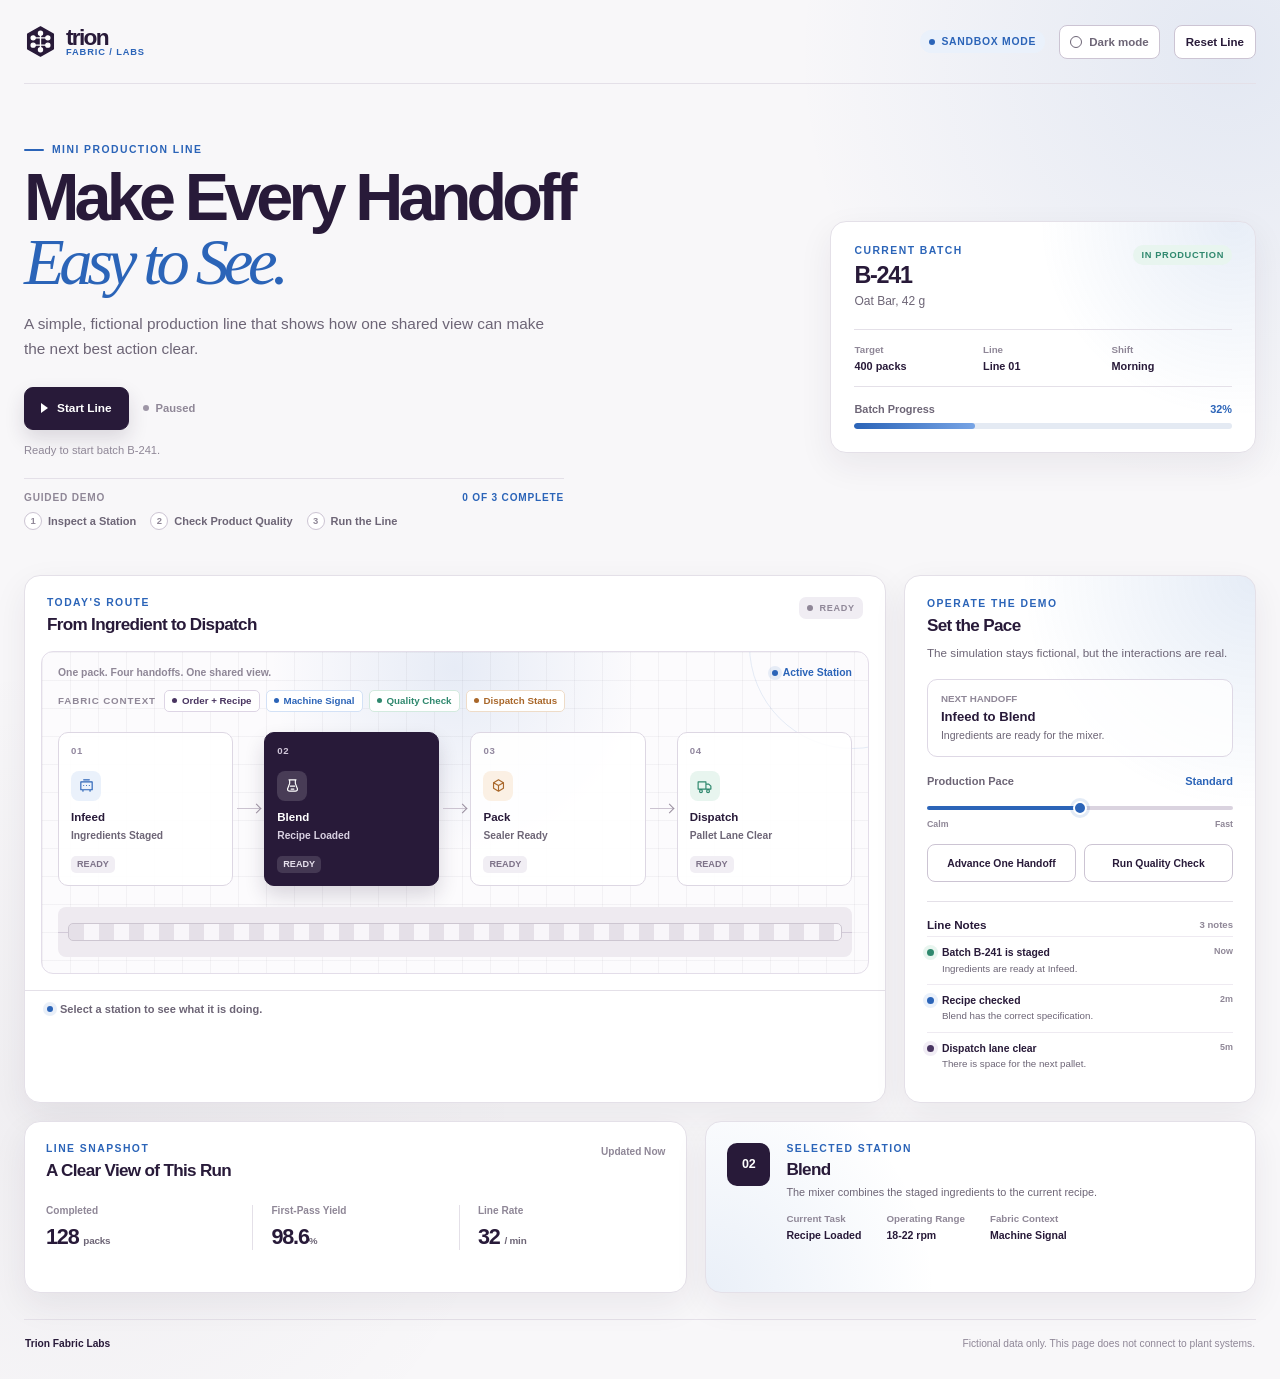
<file: production_line/index.html>
<!doctype html>
<html lang="en">
  <head>
    <meta charset="UTF-8" />
    <meta name="viewport" content="width=device-width, initial-scale=1.0" />
    <meta
      name="description"
      content="A self-contained Trion Fabric Labs mini production line simulation."
    />
    <title>Trion Fabric Labs | Mini Production Line</title>
    <link rel="stylesheet" href="styles.css" />
    <link rel="stylesheet" href="theme.css" />
    <script type="module" src="app.js"></script>
  </head>
  <body>
    <main class="labs-shell">
      <header class="app-header">
        <a class="brand" href="#lineSimulator" aria-label="Trion Fabric Labs home">
          <svg class="brand-mark" viewBox="0 0 36 36" aria-hidden="true">
            <path d="M18 2 32 10v16l-14 8L4 26V10L18 2Z" />
            <path d="M18 9v18M10 14h16M10 22h16" />
            <circle cx="18" cy="9" r="2.2" />
            <circle cx="10" cy="14" r="2.2" />
            <circle cx="26" cy="14" r="2.2" />
            <circle cx="10" cy="22" r="2.2" />
            <circle cx="26" cy="22" r="2.2" />
            <circle cx="18" cy="27" r="2.2" />
          </svg>
          <span class="brand-copy">
            <strong>trion</strong>
            <span>Fabric / Labs</span>
          </span>
        </a>

        <div class="header-actions">
          <span class="sandbox-badge"><i></i> Sandbox Mode</span>
          <button class="theme-toggle" id="themeToggle" type="button" aria-pressed="false">
            <span class="theme-toggle__mark" aria-hidden="true"></span>
            <span>Dark mode</span>
          </button>
          <button class="reset-button" id="resetLine" type="button">Reset Line</button>
        </div>
      </header>

      <section class="intro-grid">
        <div class="intro-copy">
          <p class="eyebrow">Mini Production Line</p>
          <h1>Make Every Handoff<br /><em>Easy to See.</em></h1>
          <p class="intro-text">
            A simple, fictional production line that shows how one shared view
            can make the next best action clear.
          </p>

          <div class="line-actions">
            <button class="primary-button" id="toggleLine" type="button">
              <span class="button-icon" aria-hidden="true"></span>
              <span id="toggleLineLabel">Start Line</span>
            </button>
            <span class="line-state" id="lineState">
              <i></i>
              <span id="lineStateText">Paused</span>
            </span>
          </div>
          <p class="line-message" id="lineMessage" aria-live="polite">
            Ready to start batch B-241.
          </p>
          <section class="guided-demo" aria-labelledby="guidedDemoTitle">
            <div class="guided-demo-heading">
              <span id="guidedDemoTitle">Guided Demo</span>
              <strong id="missionProgress" aria-live="polite">0 of 3 complete</strong>
            </div>
            <ol class="guided-steps">
              <li data-mission-step="inspect"><span>1</span>Inspect a Station</li>
              <li data-mission-step="quality"><span>2</span>Check Product Quality</li>
              <li data-mission-step="run"><span>3</span>Run the Line</li>
            </ol>
          </section>
        </div>

        <section class="batch-card" aria-labelledby="batchTitle">
          <div class="batch-heading">
            <div>
              <p class="card-label">Current Batch</p>
              <h2 id="batchTitle">B-241</h2>
            </div>
            <span class="batch-chip" id="batchState">In Production</span>
          </div>
          <p class="product-name">Oat Bar, 42 g</p>

          <dl class="batch-details">
            <div>
              <dt>Target</dt>
              <dd>400 packs</dd>
            </div>
            <div>
              <dt>Line</dt>
              <dd>Line 01</dd>
            </div>
            <div>
              <dt>Shift</dt>
              <dd>Morning</dd>
            </div>
          </dl>

          <div class="batch-progress">
            <div>
              <span>Batch Progress</span>
              <strong id="batchProgressText">32%</strong>
            </div>
            <span class="progress-track" aria-hidden="true"><i id="batchProgress"></i></span>
          </div>
        </section>
      </section>

      <section class="simulator-layout" id="lineSimulator">
        <section class="line-panel" aria-labelledby="lineTitle">
          <header class="panel-heading">
            <div>
              <p class="card-label">Today's Route</p>
              <h2 id="lineTitle">From Ingredient to Dispatch</h2>
            </div>
            <span class="run-badge" id="runBadge"><i></i><span>Ready</span></span>
          </header>

          <div class="production-floor" id="productionFloor">
            <div class="floor-meta">
              <span>One pack. Four handoffs. One shared view.</span>
              <span class="floor-key"><i></i> Active Station</span>
            </div>

            <div class="context-strip" aria-label="Fabric context sources">
              <span class="context-title">Fabric Context</span>
              <span class="context-source context-source-planning"><i></i> Order + Recipe</span>
              <span class="context-source context-source-machine"><i></i> Machine Signal</span>
              <span class="context-source context-source-quality"><i></i> Quality Check</span>
              <span class="context-source context-source-logistics"><i></i> Dispatch Status</span>
            </div>

            <div class="stage-row" aria-label="Production line stations">
              <button class="stage" type="button" data-station="Infeed" aria-pressed="false">
                <span class="stage-number">01</span>
                <span class="station-icon station-icon-infeed" aria-hidden="true">
                  <svg viewBox="0 0 24 24"><path d="M4 7h16v11H4zM8 4h8M8 12h.01M12 12h.01M16 12h.01M7 18v2m10-2v2" /></svg>
                </span>
                <span class="stage-name">Infeed</span>
                <span class="stage-detail">Ingredients Staged</span>
                <span class="stage-status">Ready</span>
              </button>

              <span class="connector" aria-hidden="true"></span>

              <button class="stage selected" type="button" data-station="Blend" aria-pressed="true">
                <span class="stage-number">02</span>
                <span class="station-icon station-icon-blend" aria-hidden="true">
                  <svg viewBox="0 0 24 24"><path d="M7 4h10M8 4v5l-3 8a3 3 0 0 0 3 3h8a3 3 0 0 0 3-3l-3-8V4M9 13h6M10 17h4" /></svg>
                </span>
                <span class="stage-name">Blend</span>
                <span class="stage-detail">Recipe Loaded</span>
                <span class="stage-status">Ready</span>
              </button>

              <span class="connector" aria-hidden="true"></span>

              <button class="stage" type="button" data-station="Pack" aria-pressed="false">
                <span class="stage-number">03</span>
                <span class="station-icon station-icon-pack" aria-hidden="true">
                  <svg viewBox="0 0 24 24"><path d="m5 8 7-4 7 4v8l-7 4-7-4zM5 8l7 4 7-4M12 12v8" /></svg>
                </span>
                <span class="stage-name">Pack</span>
                <span class="stage-detail">Sealer Ready</span>
                <span class="stage-status">Ready</span>
              </button>

              <span class="connector" aria-hidden="true"></span>

              <button class="stage" type="button" data-station="Dispatch" aria-pressed="false">
                <span class="stage-number">04</span>
                <span class="station-icon station-icon-dispatch" aria-hidden="true">
                  <svg viewBox="0 0 24 24"><path d="M3 7h11v10H3zM14 10h4l3 3v4h-7zM7 18a2 2 0 1 0 0 4 2 2 0 0 0 0-4Zm10 0a2 2 0 1 0 0 4 2 2 0 0 0 0-4Z" /></svg>
                </span>
                <span class="stage-name">Dispatch</span>
                <span class="stage-detail">Pallet Lane Clear</span>
                <span class="stage-status">Ready</span>
              </button>
            </div>

            <div class="conveyor" aria-hidden="true">
              <span class="conveyor-belt"></span>
              <span class="pack-token token-one"><i></i><b>B</b></span>
              <span class="pack-token token-two"><i></i><b>B</b></span>
              <span class="pack-token token-three"><i></i><b>B</b></span>
              <span class="pack-token token-four"><i></i><b>B</b></span>
            </div>
          </div>

          <footer class="line-panel-footer">
            <span class="pulse-dot" aria-hidden="true"></span>
            <span id="lineFooterMessage">Select a station to see what it is doing.</span>
          </footer>
        </section>

        <aside class="control-panel" aria-labelledby="controlTitle">
          <div>
            <p class="card-label">Operate the Demo</p>
            <h2 id="controlTitle">Set the Pace</h2>
            <p class="control-intro">The simulation stays fictional, but the interactions are real.</p>
          </div>

          <div class="handoff-card">
            <span>Next Handoff</span>
            <strong id="nextHandoff">Infeed to Blend</strong>
            <p id="handoffDetail">Ingredients are ready for the mixer.</p>
          </div>

          <label class="pace-control" for="pace">
            <span>Production Pace <output id="paceValue">Standard</output></span>
            <input id="pace" type="range" min="1" max="3" value="2" />
            <span class="pace-labels"><small>Calm</small><small>Fast</small></span>
          </label>

          <div class="small-actions">
            <button class="secondary-button" id="advanceStep" type="button">
              Advance One Handoff
            </button>
            <button class="secondary-button" id="qualityCheck" type="button">
              Run Quality Check
            </button>
          </div>

          <section class="event-section" aria-labelledby="eventTitle">
            <div class="event-heading">
              <h3 id="eventTitle">Line Notes</h3>
              <span id="eventCount">3 notes</span>
            </div>
            <ol class="event-list" id="eventList" aria-live="polite">
              <li>
                <span class="event-mark event-mark-green" aria-hidden="true"></span>
                <div><strong>Batch B-241 is staged</strong><p>Ingredients are ready at Infeed.</p></div>
                <time>Now</time>
              </li>
              <li>
                <span class="event-mark event-mark-blue" aria-hidden="true"></span>
                <div><strong>Recipe checked</strong><p>Blend has the correct specification.</p></div>
                <time>2m</time>
              </li>
              <li>
                <span class="event-mark event-mark-purple" aria-hidden="true"></span>
                <div><strong>Dispatch lane clear</strong><p>There is space for the next pallet.</p></div>
                <time>5m</time>
              </li>
            </ol>
          </section>
        </aside>
      </section>

      <section class="lower-grid">
        <section class="snapshot-panel" aria-labelledby="snapshotTitle">
          <div class="panel-heading compact">
            <div>
              <p class="card-label">Line Snapshot</p>
              <h2 id="snapshotTitle">A Clear View of This Run</h2>
            </div>
            <span class="snapshot-time">Updated Now</span>
          </div>

          <dl class="metrics">
            <div>
              <dt>Completed</dt>
              <dd id="completedPacks">128 <small>packs</small></dd>
            </div>
            <div>
              <dt>First-Pass Yield</dt>
              <dd id="qualityMetric">98.6<small>%</small></dd>
            </div>
            <div>
              <dt>Line Rate</dt>
              <dd id="lineRate">32 <small>/ min</small></dd>
            </div>
          </dl>
        </section>

        <section class="inspector-panel" aria-labelledby="inspectorTitle">
          <div class="inspector-number" id="inspectorNumber">02</div>
          <div class="inspector-copy">
            <p class="card-label">Selected Station</p>
            <h2 id="inspectorTitle">Blend</h2>
            <p id="inspectorDescription">The mixer combines the staged ingredients to the current recipe.</p>
            <dl class="inspector-details">
              <div><dt>Current Task</dt><dd id="inspectorTask">Recipe Loaded</dd></div>
              <div><dt>Operating Range</dt><dd id="inspectorRange">18-22 rpm</dd></div>
              <div><dt>Fabric Context</dt><dd id="inspectorContext">Machine Signal</dd></div>
            </dl>
          </div>
        </section>
      </section>

      <footer class="app-footer">
        <span>Trion Fabric Labs</span>
        <span>Fictional data only. This page does not connect to plant systems.</span>
      </footer>
    </main>

    <div class="toast" id="toast" role="status" aria-live="polite"></div>
  </body>
</html>
</file>
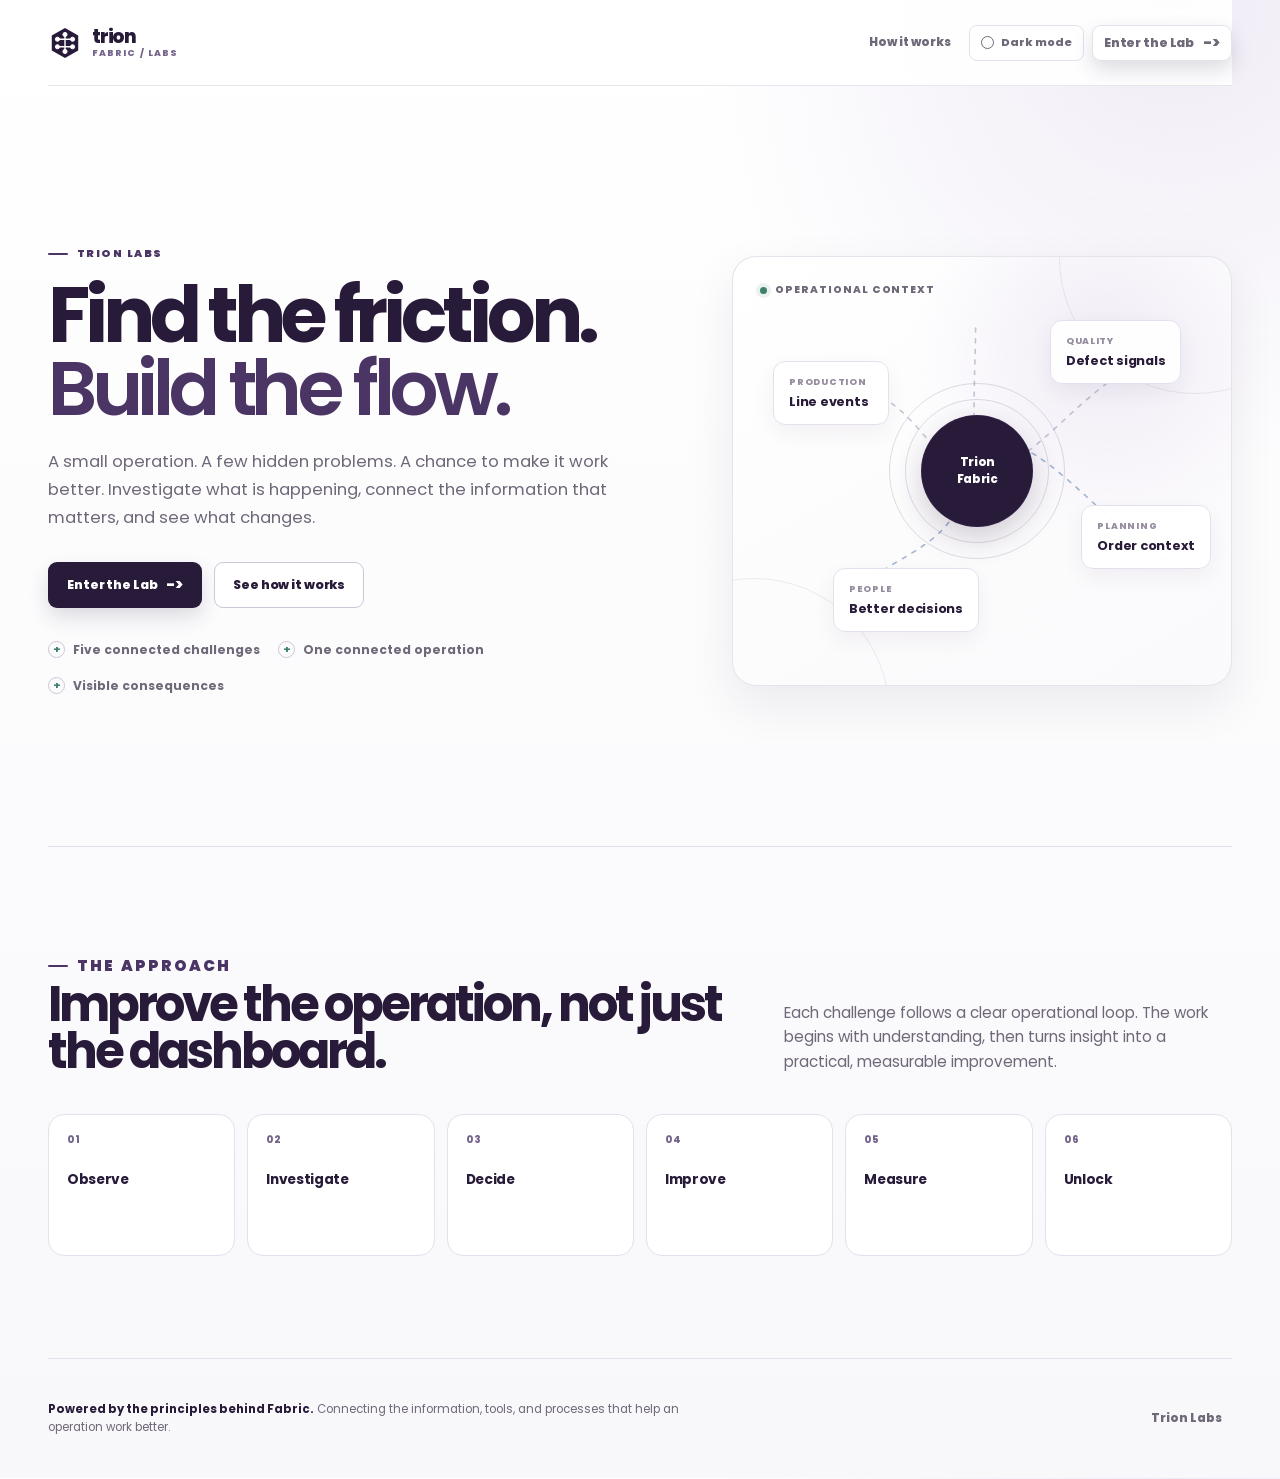
<file: strategy_game/index.html>
<!doctype html>
<html lang="en">
  <head>
    <meta charset="UTF-8" />
    <meta name="viewport" content="width=device-width, initial-scale=1.0" />
    <meta
      name="description"
      content="Trion Labs is an interactive operational improvement experience."
    />
    <title>Trion Labs | Find the friction. Build the flow.</title>
    <link rel="preconnect" href="https://fonts.googleapis.com" />
    <link rel="preconnect" href="https://fonts.gstatic.com" crossorigin />
    <link
      href="https://fonts.googleapis.com/css2?family=Poppins:wght@400;500;600;700;800&display=swap"
      rel="stylesheet"
    />
    <link rel="stylesheet" href="css/styles.css" />
    <link rel="stylesheet" href="css/components.css" />
    <link rel="stylesheet" href="css/missing-minutes.css" />
    <link rel="stylesheet" href="css/quality-loop.css" />
    <link rel="stylesheet" href="css/spreadsheet-shuffle.css" />
    <link rel="stylesheet" href="css/delivery-domino.css" />
    <link rel="stylesheet" href="css/control-room.css" />
    <link rel="stylesheet" href="css/responsive.css" />
    <link rel="stylesheet" href="css/theme.css" />
    <script type="module" src="js/app.js"></script>
  </head>
  <body>
    <div id="app"></div>
    <p class="sr-only" id="appAnnouncement" aria-live="polite" aria-atomic="true"></p>
  </body>
</html>
</file>
<file: production_line/styles.css>
:root {
  color-scheme: light;
  --purple: #281a39;
  --purple-mid: #493561;
  --purple-soft: #f1edf5;
  --blue: #2b64b8;
  --blue-soft: #eaf1fb;
  --green: #2f886e;
  --green-soft: #e8f5ef;
  --amber: #a9672a;
  --amber-soft: #fbf0e4;
  --ink: #281a39;
  --muted: #6d6576;
  --quiet: #8f8797;
  --canvas: #f8f7f9;
  --panel: #ffffff;
  --line: #e4e0e8;
  --line-strong: #ccc4d3;
  --shadow: 0 12px 34px rgba(40, 26, 57, 0.07);
}

* {
  box-sizing: border-box;
}

html {
  scroll-behavior: smooth;
}

body {
  min-width: 320px;
  min-height: 100vh;
  margin: 0;
  background:
    radial-gradient(circle at 96% 4%, rgba(43, 100, 184, 0.1), transparent 27rem),
    radial-gradient(circle at 6% 80%, rgba(40, 26, 57, 0.045), transparent 28rem),
    var(--canvas);
  color: var(--ink);
  font-family: Inter, Avenir Next, Avenir, "Segoe UI", Arial, sans-serif;
}

button,
input {
  font: inherit;
}

button {
  cursor: pointer;
}

button:focus-visible,
input:focus-visible,
a:focus-visible {
  outline: 2px solid var(--blue);
  outline-offset: 3px;
}

.labs-shell {
  width: min(1240px, calc(100% - 48px));
  margin: 0 auto;
  padding: 0 0 28px;
}

.app-header {
  display: flex;
  align-items: center;
  justify-content: space-between;
  min-height: 84px;
  border-bottom: 1px solid var(--line);
}

.brand {
  display: inline-flex;
  align-items: center;
  gap: 9px;
  color: var(--purple);
  text-decoration: none;
}

.brand-mark {
  width: 33px;
  height: 33px;
  fill: none;
  stroke: currentColor;
  stroke-linecap: round;
  stroke-linejoin: round;
  stroke-width: 1.5;
}

.brand-mark path:first-child {
  fill: var(--purple);
  stroke: var(--purple);
}

.brand-mark path:nth-child(2) {
  stroke: #ffffff;
}

.brand-mark circle {
  fill: #ffffff;
  stroke: #ffffff;
}

.brand-copy {
  display: grid;
  gap: 0;
  line-height: 0.9;
}

.brand-copy strong {
  font-size: 1.42rem;
  font-weight: 790;
  letter-spacing: -0.075em;
}

.brand-copy span {
  color: var(--blue);
  font-size: 0.58rem;
  font-weight: 800;
  letter-spacing: 0.095em;
  text-transform: uppercase;
}

.header-actions,
.line-actions,
.line-state,
.run-badge,
.floor-key,
.line-panel-footer,
.event-heading {
  display: flex;
  align-items: center;
}

.header-actions {
  gap: 14px;
}

.sandbox-badge,
.batch-chip {
  display: inline-flex;
  align-items: center;
  gap: 6px;
  border-radius: 999px;
  font-size: 0.65rem;
  font-weight: 800;
  letter-spacing: 0.07em;
  text-transform: uppercase;
}

.sandbox-badge {
  padding: 6px 9px;
  background: var(--blue-soft);
  color: var(--blue);
}

.sandbox-badge i,
.run-badge i,
.line-state i,
.floor-key i {
  width: 6px;
  height: 6px;
  border-radius: 50%;
  background: currentColor;
}

.reset-button,
.secondary-button {
  min-height: 34px;
  border: 1px solid var(--line-strong);
  border-radius: 8px;
  background: #ffffff;
  color: var(--purple);
  font-size: 0.72rem;
  font-weight: 750;
  transition: border-color 160ms ease, color 160ms ease, background 160ms ease, transform 160ms ease;
}

.reset-button {
  padding: 0 11px;
}

.reset-button:hover,
.secondary-button:hover {
  border-color: var(--purple-mid);
  background: var(--purple-soft);
  transform: translateY(-1px);
}

.intro-grid {
  display: grid;
  grid-template-columns: minmax(0, 1fr) minmax(330px, 0.57fr);
  align-items: center;
  gap: 60px;
  padding: 60px 0 45px;
}

.eyebrow,
.card-label {
  margin: 0 0 10px;
  color: var(--blue);
  font-size: 0.65rem;
  font-weight: 850;
  letter-spacing: 0.14em;
  line-height: 1.2;
  text-transform: uppercase;
}

.eyebrow {
  display: flex;
  align-items: center;
  gap: 8px;
}

.eyebrow::before {
  width: 20px;
  height: 2px;
  border-radius: 2px;
  background: currentColor;
  content: "";
}

h1,
h2,
h3,
p {
  margin-top: 0;
}

h1 {
  max-width: 640px;
  margin-bottom: 18px;
  font-size: clamp(2.7rem, 5.2vw, 4.8rem);
  font-weight: 670;
  letter-spacing: -0.073em;
  line-height: 0.95;
}

h1 em {
  color: var(--blue);
  font-family: Georgia, "Times New Roman", serif;
  font-weight: 400;
  letter-spacing: -0.08em;
}

.intro-text {
  max-width: 530px;
  margin-bottom: 25px;
  color: var(--muted);
  font-size: 0.96rem;
  line-height: 1.65;
}

.line-actions {
  flex-wrap: wrap;
  gap: 14px;
}

.primary-button {
  display: inline-flex;
  align-items: center;
  justify-content: center;
  gap: 9px;
  min-height: 43px;
  padding: 0 16px;
  border: 1px solid var(--purple);
  border-radius: 9px;
  background: var(--purple);
  box-shadow: 0 9px 20px rgba(40, 26, 57, 0.14);
  color: #ffffff;
  font-size: 0.74rem;
  font-weight: 800;
  transition: background 160ms ease, box-shadow 160ms ease, transform 160ms ease;
}

.primary-button:hover {
  background: #3a2851;
  box-shadow: 0 12px 24px rgba(40, 26, 57, 0.2);
  transform: translateY(-2px);
}

.button-icon {
  width: 0;
  height: 0;
  border-top: 5px solid transparent;
  border-bottom: 5px solid transparent;
  border-left: 7px solid currentColor;
}

.primary-button.is-running .button-icon {
  width: 8px;
  height: 10px;
  border: 0;
  border-right: 2px solid currentColor;
  border-left: 2px solid currentColor;
}

.line-state {
  gap: 7px;
  color: var(--quiet);
  font-size: 0.7rem;
  font-weight: 750;
}

.line-state i {
  background: #9e96a6;
}

.line-state.is-running {
  color: var(--green);
}

.line-state.is-running i {
  box-shadow: 0 0 0 4px rgba(47, 136, 110, 0.1);
}

.line-message {
  min-height: 18px;
  margin: 14px 0 0;
  color: var(--quiet);
  font-size: 0.7rem;
}

.guided-demo {
  max-width: 540px;
  margin-top: 16px;
  padding-top: 13px;
  border-top: 1px solid var(--line);
}

.guided-demo-heading {
  display: flex;
  align-items: center;
  justify-content: space-between;
  gap: 12px;
  margin-bottom: 9px;
  color: var(--quiet);
  font-size: 0.63rem;
  font-weight: 800;
  letter-spacing: 0.08em;
  text-transform: uppercase;
}

.guided-demo-heading strong {
  color: var(--blue);
  font-size: 0.63rem;
}

.guided-steps {
  display: flex;
  flex-wrap: wrap;
  gap: 7px 14px;
  margin: 0;
  padding: 0;
  list-style: none;
}

.guided-steps li {
  display: flex;
  align-items: center;
  gap: 6px;
  color: var(--muted);
  font-size: 0.69rem;
  font-weight: 720;
  transition: color 180ms ease;
}

.guided-steps span {
  display: grid;
  width: 18px;
  height: 18px;
  place-items: center;
  border: 1px solid var(--line-strong);
  border-radius: 50%;
  background: #ffffff;
  color: var(--quiet);
  font-size: 0.59rem;
  font-weight: 850;
  transition: background 180ms ease, border-color 180ms ease, color 180ms ease;
}

.guided-steps li.is-complete {
  color: var(--green);
}

.guided-steps li.is-complete span {
  border-color: var(--green);
  background: var(--green);
  color: #ffffff;
}

.batch-card {
  padding: 23px;
  border: 1px solid var(--line);
  border-radius: 16px;
  background:
    radial-gradient(circle at 95% 0%, rgba(43, 100, 184, 0.11), transparent 42%),
    #ffffff;
  box-shadow: var(--shadow);
}

.batch-heading {
  display: flex;
  align-items: flex-start;
  justify-content: space-between;
  gap: 14px;
}

.batch-heading .card-label {
  margin-bottom: 5px;
}

.batch-heading h2 {
  margin: 0;
  font-size: 1.46rem;
  font-weight: 720;
  letter-spacing: -0.055em;
}

.batch-chip {
  padding: 5px 8px;
  background: var(--green-soft);
  color: var(--green);
  font-size: 0.58rem;
}

.product-name {
  margin: 5px 0 21px;
  color: var(--muted);
  font-size: 0.75rem;
}

.batch-details,
.metrics,
.inspector-details {
  margin: 0;
  padding: 0;
}

.batch-details {
  display: grid;
  grid-template-columns: repeat(3, 1fr);
  gap: 8px;
  padding: 14px 0;
  border-top: 1px solid var(--line);
  border-bottom: 1px solid var(--line);
}

.batch-details div,
.metrics div,
.inspector-details div {
  min-width: 0;
}

.batch-details dt,
.metrics dt,
.inspector-details dt {
  margin-bottom: 5px;
  color: var(--quiet);
  font-size: 0.61rem;
  font-weight: 700;
}

.batch-details dd {
  margin: 0;
  color: var(--ink);
  font-size: 0.68rem;
  font-weight: 780;
}

.batch-progress {
  margin-top: 16px;
}

.batch-progress > div {
  display: flex;
  justify-content: space-between;
  margin-bottom: 8px;
  color: var(--muted);
  font-size: 0.68rem;
  font-weight: 700;
}

.batch-progress strong {
  color: var(--blue);
  font-weight: 850;
}

.progress-track {
  display: block;
  height: 6px;
  overflow: hidden;
  border-radius: 20px;
  background: #e4eaf3;
}

.progress-track i {
  display: block;
  width: 32%;
  height: 100%;
  border-radius: inherit;
  background: linear-gradient(90deg, var(--blue), #77a4e5);
  transition: width 350ms ease;
}

.simulator-layout {
  display: grid;
  grid-template-columns: minmax(0, 1.42fr) minmax(310px, 0.58fr);
  gap: 18px;
  align-items: stretch;
}

.line-panel,
.control-panel,
.snapshot-panel,
.inspector-panel {
  border: 1px solid var(--line);
  border-radius: 16px;
  background: var(--panel);
  box-shadow: var(--shadow);
}

.line-panel {
  overflow: hidden;
}

.panel-heading {
  display: flex;
  align-items: flex-start;
  justify-content: space-between;
  gap: 16px;
  padding: 21px 22px 0;
}

.panel-heading.compact {
  padding: 0;
}

.panel-heading .card-label {
  margin-bottom: 6px;
}

.panel-heading h2,
.control-panel h2,
.snapshot-panel h2,
.inspector-panel h2 {
  margin-bottom: 0;
  font-size: 1.07rem;
  font-weight: 720;
  letter-spacing: -0.04em;
}

.run-badge {
  flex: 0 0 auto;
  gap: 6px;
  padding: 6px 8px;
  border-radius: 7px;
  background: #f0edf3;
  color: var(--quiet);
  font-size: 0.57rem;
  font-weight: 850;
  letter-spacing: 0.08em;
  text-transform: uppercase;
}

.run-badge.is-running {
  background: var(--green-soft);
  color: var(--green);
}

.run-badge.is-running i {
  box-shadow: 0 0 0 3px rgba(47, 136, 110, 0.1);
}

.production-floor {
  position: relative;
  margin: 16px;
  overflow: hidden;
  border: 1px solid #e3dde9;
  border-radius: 12px;
  background:
    linear-gradient(rgba(40, 26, 57, 0.042) 1px, transparent 1px),
    linear-gradient(90deg, rgba(40, 26, 57, 0.042) 1px, transparent 1px),
    radial-gradient(circle at 50% 5%, rgba(43, 100, 184, 0.1), transparent 36%),
    #fcfbfd;
  background-size: 28px 28px, 28px 28px, auto, auto;
}

.production-floor::before {
  position: absolute;
  top: -110px;
  right: -88px;
  width: 205px;
  height: 205px;
  border: 1px solid rgba(43, 100, 184, 0.11);
  border-radius: 50%;
  content: "";
}

.floor-meta {
  display: flex;
  position: relative;
  z-index: 1;
  align-items: center;
  justify-content: space-between;
  gap: 12px;
  padding: 15px 16px 0;
  color: var(--quiet);
  font-size: 0.65rem;
  font-weight: 650;
}

.context-strip {
  display: flex;
  position: relative;
  z-index: 1;
  flex-wrap: wrap;
  align-items: center;
  gap: 6px;
  padding: 12px 16px 0;
}

.context-title {
  margin-right: 2px;
  color: var(--quiet);
  font-size: 0.61rem;
  font-weight: 850;
  letter-spacing: 0.09em;
  text-transform: uppercase;
}

.context-source {
  display: inline-flex;
  align-items: center;
  gap: 5px;
  padding: 5px 7px;
  border: 1px solid;
  border-radius: 5px;
  background: #ffffff;
  font-size: 0.61rem;
  font-weight: 760;
  line-height: 1;
}

.context-source i {
  width: 5px;
  height: 5px;
  border-radius: 50%;
  background: currentColor;
}

.context-source-planning {
  border-color: #ddd5e5;
  color: var(--purple-mid);
}

.context-source-machine {
  border-color: #d3e1f6;
  color: var(--blue);
}

.context-source-quality {
  border-color: #d3eadf;
  color: var(--green);
}

.context-source-logistics {
  border-color: #eedcc8;
  color: var(--amber);
}

.floor-key {
  flex: 0 0 auto;
  gap: 5px;
  color: var(--blue);
}

.floor-key i {
  box-shadow: 0 0 0 4px rgba(43, 100, 184, 0.1);
}

.stage-row {
  display: grid;
  position: relative;
  z-index: 1;
  grid-template-columns: minmax(105px, 1fr) 23px minmax(105px, 1fr) 23px minmax(105px, 1fr) 23px minmax(105px, 1fr);
  align-items: stretch;
  gap: 4px;
  padding: 20px 16px 21px;
}

.stage {
  display: grid;
  justify-items: start;
  min-height: 154px;
  padding: 12px;
  border: 1px solid #ddd7e3;
  border-radius: 10px;
  background: rgba(255, 255, 255, 0.9);
  color: var(--ink);
  text-align: left;
  transition: border-color 160ms ease, box-shadow 160ms ease, transform 160ms ease, background 160ms ease;
}

.stage:hover {
  border-color: #ac9fba;
  box-shadow: 0 8px 17px rgba(40, 26, 57, 0.08);
  transform: translateY(-2px);
}

.stage.selected {
  border-color: var(--purple);
  background: var(--purple);
  box-shadow: 0 10px 20px rgba(40, 26, 57, 0.16);
  color: #ffffff;
}

.stage.is-active:not(.selected) {
  border-color: var(--blue);
  box-shadow: 0 0 0 3px rgba(43, 100, 184, 0.1);
}

.stage.is-active .stage-status {
  background: var(--blue-soft);
  color: var(--blue);
}

.stage.selected.is-active .stage-status {
  background: rgba(255, 255, 255, 0.16);
  color: #ffffff;
}

.stage.is-complete:not(.selected) .stage-status {
  background: var(--green-soft);
  color: var(--green);
}

.stage-number {
  color: #92889f;
  font-size: 0.6rem;
  font-weight: 800;
  letter-spacing: 0.08em;
}

.stage.selected .stage-number {
  color: #d1c7da;
}

.station-icon {
  display: grid;
  width: 30px;
  height: 30px;
  margin: 12px 0 8px;
  place-items: center;
  border-radius: 8px;
  background: var(--blue-soft);
  color: var(--blue);
}

.station-icon svg {
  width: 17px;
  height: 17px;
  fill: none;
  stroke: currentColor;
  stroke-linecap: round;
  stroke-linejoin: round;
  stroke-width: 1.65;
}

.station-icon-blend {
  background: var(--purple-soft);
  color: var(--purple);
}

.station-icon-pack {
  background: var(--amber-soft);
  color: var(--amber);
}

.station-icon-dispatch {
  background: var(--green-soft);
  color: var(--green);
}

.stage.selected .station-icon {
  background: rgba(255, 255, 255, 0.15);
  color: #ffffff;
}

.stage-name {
  margin-bottom: 3px;
  font-size: 0.72rem;
  font-weight: 800;
}

.stage-detail {
  color: var(--muted);
  font-size: 0.64rem;
  font-weight: 600;
  line-height: 1.33;
}

.stage.selected .stage-detail {
  color: #d8d0e1;
}

.stage-status {
  align-self: end;
  margin-top: 8px;
  padding: 4px 6px;
  border-radius: 5px;
  background: #f1eef4;
  color: #7d7288;
  font-size: 0.57rem;
  font-weight: 800;
  line-height: 1;
  text-transform: uppercase;
}

.stage.selected .stage-status {
  background: rgba(255, 255, 255, 0.13);
  color: #e7e1ed;
}

.connector {
  align-self: center;
  width: 100%;
  height: 1px;
  background: #cbc3d0;
}

.connector::after {
  display: block;
  width: 6px;
  height: 6px;
  margin: -3px 0 0 auto;
  border-top: 1px solid #998e9e;
  border-right: 1px solid #998e9e;
  content: "";
  transform: rotate(45deg);
}

.production-floor.is-running .connector {
  background: linear-gradient(90deg, var(--blue), #a9c7f2);
}

.conveyor {
  position: relative;
  z-index: 1;
  height: 50px;
  margin: 0 16px 16px;
  overflow: hidden;
  border-radius: 8px;
  background: #eeeaf0;
}

.conveyor::before,
.conveyor::after {
  position: absolute;
  z-index: 0;
  top: 50%;
  right: 0;
  left: 0;
  height: 1px;
  background: #d2cad8;
  content: "";
}

.conveyor::after {
  background: repeating-linear-gradient(90deg, transparent 0 17px, rgba(40, 26, 57, 0.1) 17px 19px);
}

.conveyor-belt {
  position: absolute;
  z-index: 1;
  top: 16px;
  right: 10px;
  left: 10px;
  height: 18px;
  border: 1px solid #cdc6d1;
  border-radius: 5px;
  background:
    repeating-linear-gradient(90deg, #e5e0e8 0 15px, #f8f6fa 15px 30px);
}

.pack-token {
  position: absolute;
  z-index: 2;
  top: 16px;
  left: -28px;
  display: grid;
  width: 23px;
  height: 18px;
  place-items: center;
  border-radius: 4px;
  background: var(--purple);
  box-shadow: 0 3px 5px rgba(40, 26, 57, 0.17);
  color: #ffffff;
  font-size: 0.5rem;
  font-weight: 800;
  opacity: 0.25;
  transform: translateX(0);
}

.pack-token i {
  position: absolute;
  top: 3px;
  left: 3px;
  width: 3px;
  height: 12px;
  border-radius: 2px;
  background: #80a9e4;
}

.pack-token b {
  padding-left: 3px;
  font-size: 0.49rem;
}

.token-one {
  animation-delay: 0s;
}

.token-two {
  animation-delay: 1.7s;
}

.token-three {
  animation-delay: 3.4s;
}

.token-four {
  animation-delay: 5.1s;
}

.production-floor.is-running .pack-token {
  animation-duration: 6.8s;
  animation-iteration-count: infinite;
  animation-name: travel;
  animation-timing-function: linear;
}

.line-panel-footer {
  gap: 7px;
  min-height: 38px;
  padding: 0 22px;
  border-top: 1px solid var(--line);
  color: var(--muted);
  font-size: 0.69rem;
  font-weight: 650;
}

.pulse-dot {
  width: 6px;
  height: 6px;
  border-radius: 50%;
  background: var(--blue);
  box-shadow: 0 0 0 4px rgba(43, 100, 184, 0.1);
}

.control-panel {
  display: flex;
  flex-direction: column;
  padding: 22px;
  background:
    radial-gradient(circle at 100% 0, rgba(43, 100, 184, 0.12), transparent 37%),
    #ffffff;
}

.control-panel .card-label {
  margin-bottom: 6px;
}

.control-panel h2 {
  margin-bottom: 8px;
}

.control-intro {
  margin-bottom: 18px;
  color: var(--muted);
  font-size: 0.73rem;
  line-height: 1.48;
}

.handoff-card {
  margin-bottom: 18px;
  padding: 13px;
  border: 1px solid #ded8e5;
  border-radius: 10px;
  background: rgba(255, 255, 255, 0.75);
}

.handoff-card > span {
  display: block;
  margin-bottom: 5px;
  color: var(--quiet);
  font-size: 0.61rem;
  font-weight: 750;
  text-transform: uppercase;
}

.handoff-card strong {
  display: block;
  margin-bottom: 4px;
  font-size: 0.82rem;
  font-weight: 800;
}

.handoff-card p {
  margin: 0;
  color: var(--muted);
  font-size: 0.66rem;
  line-height: 1.4;
}

.pace-control {
  display: block;
  margin-bottom: 15px;
}

.pace-control > span:first-child {
  display: flex;
  justify-content: space-between;
  margin-bottom: 9px;
  color: var(--muted);
  font-size: 0.69rem;
  font-weight: 720;
}

.pace-control output {
  color: var(--blue);
  font-weight: 850;
}

.pace-control input {
  width: 100%;
  height: 4px;
  margin: 0;
  appearance: none;
  border-radius: 4px;
  background: linear-gradient(90deg, var(--blue) 0 50%, #dad3df 50% 100%);
}

.pace-control input::-webkit-slider-thumb {
  width: 14px;
  height: 14px;
  appearance: none;
  border: 2px solid #ffffff;
  border-radius: 50%;
  background: var(--blue);
  box-shadow: 0 0 0 3px rgba(43, 100, 184, 0.13);
}

.pace-control input::-moz-range-thumb {
  width: 10px;
  height: 10px;
  border: 2px solid #ffffff;
  border-radius: 50%;
  background: var(--blue);
  box-shadow: 0 0 0 3px rgba(43, 100, 184, 0.13);
}

.pace-labels {
  display: flex;
  justify-content: space-between;
  margin-top: 5px;
  color: var(--quiet);
}

.pace-labels small {
  font-size: 0.55rem;
  font-weight: 650;
}

.small-actions {
  display: grid;
  grid-template-columns: 1fr 1fr;
  gap: 8px;
}

.secondary-button {
  min-height: 38px;
  padding: 0 7px;
  font-size: 0.65rem;
}

.secondary-button:disabled {
  cursor: not-allowed;
  opacity: 0.55;
  transform: none;
}

.event-section {
  margin-top: 19px;
  padding-top: 16px;
  border-top: 1px solid var(--line);
}

.event-heading {
  justify-content: space-between;
  margin-bottom: 5px;
}

.event-heading h3 {
  margin: 0;
  font-size: 0.73rem;
  font-weight: 800;
}

.event-heading span {
  color: var(--quiet);
  font-size: 0.6rem;
  font-weight: 650;
}

.event-list {
  display: grid;
  gap: 0;
  margin: 0;
  padding: 0;
  list-style: none;
}

.event-list li {
  display: grid;
  grid-template-columns: auto minmax(0, 1fr) auto;
  gap: 8px;
  align-items: start;
  padding: 9px 0;
  border-top: 1px solid #eeeaf1;
}

.event-mark {
  width: 7px;
  height: 7px;
  margin-top: 3px;
  border-radius: 50%;
}

.event-mark-green {
  background: var(--green);
  box-shadow: 0 0 0 4px var(--green-soft);
}

.event-mark-blue {
  background: var(--blue);
  box-shadow: 0 0 0 4px var(--blue-soft);
}

.event-mark-purple {
  background: var(--purple-mid);
  box-shadow: 0 0 0 4px var(--purple-soft);
}

.event-list strong {
  display: block;
  margin-bottom: 2px;
  color: var(--ink);
  font-size: 0.65rem;
  font-weight: 750;
  line-height: 1.3;
}

.event-list p {
  margin: 0;
  color: var(--muted);
  font-size: 0.61rem;
  line-height: 1.36;
}

.event-list time {
  color: var(--quiet);
  font-size: 0.56rem;
  font-weight: 650;
}

.lower-grid {
  display: grid;
  grid-template-columns: minmax(0, 1fr) minmax(340px, 0.83fr);
  gap: 18px;
  margin-top: 18px;
}

.snapshot-panel,
.inspector-panel {
  min-height: 172px;
  padding: 21px;
}

.snapshot-time {
  padding-top: 3px;
  color: var(--quiet);
  font-size: 0.63rem;
  font-weight: 650;
}

.metrics {
  display: grid;
  grid-template-columns: repeat(3, 1fr);
  gap: 0;
  margin-top: 24px;
}

.metrics div {
  padding: 0 18px;
  border-left: 1px solid var(--line);
}

.metrics div:first-child {
  padding-left: 0;
  border-left: 0;
}

.metrics dt {
  margin-bottom: 8px;
  font-size: 0.63rem;
}

.metrics dd {
  margin: 0;
  color: var(--ink);
  font-size: 1.35rem;
  font-weight: 710;
  letter-spacing: -0.055em;
  white-space: nowrap;
}

.metrics dd small {
  color: var(--muted);
  font-size: 0.62rem;
  font-weight: 700;
  letter-spacing: -0.02em;
}

.inspector-panel {
  display: flex;
  align-items: flex-start;
  gap: 16px;
  background:
    radial-gradient(circle at 0% 100%, rgba(43, 100, 184, 0.1), transparent 40%),
    #ffffff;
}

.inspector-number {
  display: grid;
  flex: 0 0 auto;
  width: 43px;
  height: 43px;
  place-items: center;
  border-radius: 10px;
  background: var(--purple);
  color: #ffffff;
  font-size: 0.78rem;
  font-weight: 800;
}

.inspector-copy {
  min-width: 0;
}

.inspector-copy .card-label {
  margin-bottom: 5px;
}

.inspector-copy h2 {
  margin-bottom: 5px;
}

.inspector-copy > p:not(.card-label) {
  max-width: 315px;
  margin-bottom: 12px;
  color: var(--muted);
  font-size: 0.68rem;
  line-height: 1.45;
}

.inspector-details {
  display: flex;
  flex-wrap: wrap;
  gap: 25px;
}

.inspector-details dd {
  margin: 0;
  color: var(--ink);
  font-size: 0.66rem;
  font-weight: 750;
}

.app-footer {
  display: flex;
  justify-content: space-between;
  gap: 20px;
  margin-top: 26px;
  padding: 17px 1px 0;
  border-top: 1px solid var(--line);
  color: var(--quiet);
  font-size: 0.64rem;
  line-height: 1.4;
}

.app-footer span:first-child {
  color: var(--purple);
  font-weight: 800;
}

.toast {
  position: fixed;
  z-index: 10;
  right: 24px;
  bottom: 24px;
  max-width: min(340px, calc(100vw - 48px));
  padding: 11px 14px;
  border: 1px solid #4e3967;
  border-radius: 9px;
  background: var(--purple);
  box-shadow: 0 14px 35px rgba(40, 26, 57, 0.24);
  color: #ffffff;
  font-size: 0.7rem;
  line-height: 1.4;
  opacity: 0;
  pointer-events: none;
  transform: translateY(10px);
  transition: opacity 170ms ease, transform 170ms ease;
}

.toast.visible {
  opacity: 1;
  transform: translateY(0);
}

@keyframes travel {
  0% {
    left: -28px;
    opacity: 0;
  }
  7% {
    opacity: 1;
  }
  93% {
    opacity: 1;
  }
  100% {
    left: calc(100% + 28px);
    opacity: 0;
  }
}

@media (max-width: 980px) {
  .intro-grid,
  .simulator-layout,
  .lower-grid {
    grid-template-columns: 1fr;
  }

  .intro-grid {
    gap: 28px;
    padding: 46px 0 35px;
  }

  .batch-card {
    max-width: 570px;
  }

  .control-panel {
    display: grid;
    grid-template-columns: minmax(0, 1fr) minmax(260px, 0.8fr);
    column-gap: 25px;
  }

  .control-panel > div:first-child,
  .event-section {
    grid-column: 1;
  }

  .handoff-card,
  .pace-control,
  .small-actions {
    grid-column: 2;
  }

  .handoff-card {
    grid-row: 1 / span 2;
    align-self: start;
  }

  .pace-control {
    grid-row: 3;
    align-self: end;
  }

  .small-actions {
    grid-row: 4;
  }

  .event-section {
    grid-row: 2 / span 3;
    margin-top: 10px;
  }
}

@media (max-width: 720px) {
  .labs-shell {
    width: min(100% - 32px, 580px);
  }

  .app-header {
    min-height: 72px;
  }

  .sandbox-badge {
    display: none;
  }

  h1 {
    font-size: clamp(2.55rem, 13vw, 4rem);
  }

  .intro-grid {
    padding-top: 37px;
  }

  .stage-row {
    grid-template-columns: 1fr;
    gap: 6px;
    padding: 24px 13px 12px 30px;
  }

  .stage {
    grid-template-columns: 30px 35px minmax(0, 1fr) auto;
    grid-template-rows: auto auto;
    align-items: center;
    min-height: 0;
    padding: 9px;
  }

  .stage-number {
    grid-row: 1 / span 2;
    align-self: start;
    padding-top: 2px;
  }

  .station-icon {
    grid-row: 1 / span 2;
    width: 27px;
    height: 27px;
    margin: 0 8px 0 0;
  }

  .stage-name {
    align-self: end;
    margin-bottom: 1px;
  }

  .stage-detail {
    grid-column: 3;
  }

  .stage-status {
    grid-column: 4;
    grid-row: 1 / span 2;
    align-self: center;
    margin: 0;
  }

  .connector {
    width: 1px;
    height: 18px;
    margin-left: 26px;
  }

  .connector::after {
    width: 6px;
    height: 6px;
    margin: 13px 0 0 -3px;
    transform: rotate(135deg);
  }

  .conveyor {
    display: none;
  }

  .production-floor {
    margin-bottom: 12px;
  }

  .line-panel-footer {
    min-height: 42px;
    padding: 0 17px;
  }

  .control-panel {
    display: block;
  }

  .handoff-card {
    margin-top: 18px;
  }

  .event-section {
    margin-top: 19px;
  }

  .context-strip {
    display: grid;
    grid-template-columns: repeat(2, minmax(0, 1fr));
    gap: 6px;
  }

  .context-title {
    grid-column: 1 / -1;
    margin-bottom: 1px;
  }

  .context-source {
    display: flex;
  }

  .inspector-details {
    gap: 16px;
  }

  .guided-steps {
    gap: 8px 11px;
  }
}

@media (max-width: 480px) {
  .header-actions {
    gap: 8px;
  }

  .brand-copy strong {
    font-size: 1.27rem;
  }

  .reset-button {
    padding: 0 9px;
  }

  .batch-details {
    grid-template-columns: 1fr 1fr;
    row-gap: 13px;
  }

  .batch-details div:last-child {
    grid-column: 1 / span 2;
  }

  .floor-meta > span:first-child {
    max-width: 165px;
    line-height: 1.35;
  }

  .metrics {
    gap: 14px;
  }

  .metrics div {
    padding: 0 8px;
  }

  .metrics dd {
    font-size: 1.12rem;
  }

  .snapshot-panel,
  .inspector-panel {
    padding: 17px;
  }

  .inspector-panel {
    gap: 12px;
  }

  .inspector-number {
    width: 38px;
    height: 38px;
  }

  .app-footer {
    display: grid;
    gap: 7px;
  }
}

@media (prefers-reduced-motion: reduce) {
  *,
  *::before,
  *::after {
    scroll-behavior: auto !important;
    animation-duration: 0.01ms !important;
    animation-iteration-count: 1 !important;
    transition-duration: 0.01ms !important;
  }
}
</file>
<file: production_line/theme.css>
:root {
  --action: #281a39;
  --action-hover: #3a2851;
  --on-action: #ffffff;
  --surface: #fcfbfd;
  --surface-strong: #f1eef4;
  --pace-track: #dad3df;
  --blue-highlight: #77a4e5;
  --blue-flow: #a9c7f2;
}

.theme-toggle {
  display: inline-flex;
  align-items: center;
  justify-content: center;
  gap: 7px;
  min-height: 34px;
  padding: 0 10px;
  border: 1px solid var(--line-strong);
  border-radius: 8px;
  background: var(--panel);
  color: var(--muted);
  font-size: 0.72rem;
  font-weight: 750;
  transition: border-color 160ms ease, color 160ms ease, background 160ms ease;
}

.theme-toggle:hover,
.theme-toggle[aria-pressed="true"] {
  border-color: var(--blue);
  background: var(--blue-soft);
  color: var(--blue);
}

.theme-toggle__mark {
  width: 12px;
  height: 12px;
  border: 1.5px solid currentColor;
  border-radius: 50%;
}

.theme-toggle[aria-pressed="true"] .theme-toggle__mark {
  background: currentColor;
  box-shadow: 0 0 0 3px rgba(43, 100, 184, 0.14);
}

:root[data-theme="dark"] {
  color-scheme: dark;
  --purple: #f2edf8;
  --purple-mid: #d4c3e7;
  --purple-soft: #30263d;
  --blue: #a9c5ff;
  --blue-soft: #1f2e4a;
  --green: #8bc8af;
  --green-soft: #173b32;
  --amber: #f0bf85;
  --amber-soft: #4a351f;
  --ink: #f2edf8;
  --muted: #c9bfd2;
  --quiet: #a69aad;
  --canvas: #15111c;
  --panel: #241d2e;
  --line: #403649;
  --line-strong: #5d5167;
  --shadow: 0 12px 34px rgba(0, 0, 0, 0.32);
  --action: #69498e;
  --action-hover: #7956a2;
  --surface: #1d1725;
  --surface-strong: #30263d;
  --pace-track: #4b4055;
  --blue-highlight: #7598d1;
  --blue-flow: #7fa2dc;
}

:root[data-theme="dark"] body {
  background:
    radial-gradient(circle at 96% 4%, rgba(121, 86, 162, 0.24), transparent 27rem),
    radial-gradient(circle at 6% 80%, rgba(169, 197, 255, 0.1), transparent 28rem),
    var(--canvas);
}

:root[data-theme="dark"] .brand-mark path:nth-child(2),
:root[data-theme="dark"] .brand-mark circle {
  fill: var(--canvas);
  stroke: var(--canvas);
}

:root[data-theme="dark"] .primary-button,
:root[data-theme="dark"] .stage.selected,
:root[data-theme="dark"] .pack-token,
:root[data-theme="dark"] .inspector-number,
:root[data-theme="dark"] .toast {
  border-color: var(--action);
  background: var(--action);
  color: var(--on-action);
}

:root[data-theme="dark"] .primary-button:hover {
  background: var(--action-hover);
}

:root[data-theme="dark"] .reset-button,
:root[data-theme="dark"] .secondary-button,
:root[data-theme="dark"] .guided-steps span,
:root[data-theme="dark"] .context-source {
  background: var(--panel);
}

:root[data-theme="dark"] .batch-card {
  background:
    radial-gradient(circle at 95% 0%, rgba(169, 197, 255, 0.16), transparent 42%),
    var(--panel);
}

:root[data-theme="dark"] .progress-track {
  background: var(--blue-soft);
}

:root[data-theme="dark"] .progress-track i {
  background: linear-gradient(90deg, var(--blue), var(--blue-highlight));
}

:root[data-theme="dark"] .run-badge,
:root[data-theme="dark"] .stage-status {
  background: var(--surface-strong);
  color: var(--quiet);
}

:root[data-theme="dark"] .production-floor {
  border-color: var(--line);
  background:
    linear-gradient(rgba(242, 237, 248, 0.06) 1px, transparent 1px),
    linear-gradient(90deg, rgba(242, 237, 248, 0.06) 1px, transparent 1px),
    radial-gradient(circle at 50% 5%, rgba(169, 197, 255, 0.16), transparent 36%),
    var(--surface);
}

:root[data-theme="dark"] .context-source-planning {
  border-color: var(--line-strong);
}

:root[data-theme="dark"] .context-source-machine {
  border-color: var(--blue);
}

:root[data-theme="dark"] .context-source-quality {
  border-color: var(--green);
}

:root[data-theme="dark"] .context-source-logistics {
  border-color: var(--amber);
}

:root[data-theme="dark"] .stage {
  border-color: var(--line);
  background: var(--panel);
}

:root[data-theme="dark"] .stage:hover {
  border-color: var(--line-strong);
}

:root[data-theme="dark"] .stage.selected .stage-number {
  color: rgba(255, 255, 255, 0.76);
}

:root[data-theme="dark"] .stage.selected .stage-detail {
  color: rgba(255, 255, 255, 0.82);
}

:root[data-theme="dark"] .connector {
  background: var(--line-strong);
}

:root[data-theme="dark"] .connector::after {
  border-top-color: var(--line-strong);
  border-right-color: var(--line-strong);
}

:root[data-theme="dark"] .production-floor.is-running .connector {
  background: linear-gradient(90deg, var(--blue), var(--blue-flow));
}

:root[data-theme="dark"] .conveyor {
  background: var(--surface-strong);
}

:root[data-theme="dark"] .conveyor::before {
  background: var(--line);
}

:root[data-theme="dark"] .conveyor::after {
  background: repeating-linear-gradient(90deg, transparent 0 17px, rgba(242, 237, 248, 0.14) 17px 19px);
}

:root[data-theme="dark"] .conveyor-belt {
  border-color: var(--line-strong);
  background: repeating-linear-gradient(90deg, var(--line) 0 15px, var(--surface) 15px 30px);
}

:root[data-theme="dark"] .control-panel {
  background:
    radial-gradient(circle at 100% 0, rgba(169, 197, 255, 0.16), transparent 37%),
    var(--panel);
}

:root[data-theme="dark"] .handoff-card {
  border-color: var(--line);
  background: var(--surface);
}

:root[data-theme="dark"] .event-list li {
  border-top-color: var(--line);
}

:root[data-theme="dark"] .inspector-panel {
  background:
    radial-gradient(circle at 0% 100%, rgba(169, 197, 255, 0.16), transparent 40%),
    var(--panel);
}

@media (max-width: 520px) {
  .app-header {
    flex-wrap: wrap;
    gap: 10px;
    padding: 12px 0;
  }

  .app-header .header-actions {
    width: 100%;
    justify-content: flex-end;
  }
}
</file>
<file: strategy_game/css/styles.css>
:root {
  color-scheme: light;
  --trion-purple: #281a39;
  --trion-purple-light: #4b3565;
  --trion-purple-muted: #75658d;
  --trion-lilac: #eee9f5;
  --trion-background: #ffffff;
  --trion-surface: #f8f7fa;
  --trion-surface-strong: #f1edf5;
  --trion-border: #e5e0eb;
  --trion-border-strong: #cec5d8;
  --trion-text: #281a39;
  --trion-text-muted: #6f6878;
  --trion-text-quiet: #958d9f;
  --trion-blue: #496da8;
  --trion-blue-soft: #edf2fb;
  --trion-green: #3f816d;
  --trion-green-soft: #ebf5f0;
  --trion-amber: #9a672f;
  --trion-amber-soft: #f9f0e4;
  --shadow-soft: 0 18px 46px rgba(40, 26, 57, 0.08);
  --shadow-card: 0 8px 22px rgba(40, 26, 57, 0.055);
  --page-width: 1200px;
  --page-gutter: clamp(20px, 4vw, 48px);
  --section-space: clamp(72px, 8vw, 108px);
  --radius-large: 24px;
  --radius-medium: 16px;
  --radius-small: 10px;
  --font-sans: Poppins, Inter, -apple-system, BlinkMacSystemFont, "Segoe UI", sans-serif;
}

* {
  box-sizing: border-box;
}

html {
  scroll-behavior: smooth;
}

body {
  min-width: 0;
  min-height: 100vh;
  margin: 0;
  overflow-x: hidden;
  background:
    radial-gradient(circle at 92% 0%, rgba(238, 233, 245, 0.9), transparent 30rem),
    linear-gradient(180deg, #ffffff 0%, var(--trion-surface) 100%);
  color: var(--trion-text);
  font-family: var(--font-sans);
  -webkit-font-smoothing: antialiased;
  text-rendering: optimizeLegibility;
}

button,
input {
  font: inherit;
}

button {
  border: 0;
  cursor: pointer;
}

button:focus-visible,
a:focus-visible {
  outline: 3px solid rgba(73, 109, 168, 0.6);
  outline-offset: 3px;
}

h1,
h2,
h3,
p,
ul,
ol,
dl,
dd {
  margin-top: 0;
}

h1,
h2,
h3 {
  color: var(--trion-purple);
}

p {
  color: var(--trion-text-muted);
}

.sr-only {
  position: absolute;
  width: 1px;
  height: 1px;
  padding: 0;
  overflow: hidden;
  clip: rect(0, 0, 0, 0);
  white-space: nowrap;
  border: 0;
}

.page-shell {
  width: min(var(--page-width), calc(100% - (var(--page-gutter) * 2)));
  margin: 0 auto;
}

.site-header {
  position: sticky;
  top: 0;
  z-index: 20;
  display: flex;
  align-items: center;
  justify-content: space-between;
  gap: 24px;
  min-height: 86px;
  background: rgba(255, 255, 255, 0.9);
  border-bottom: 1px solid rgba(229, 224, 235, 0.8);
  -webkit-backdrop-filter: blur(16px);
  backdrop-filter: blur(16px);
}

.brand-button {
  display: inline-flex;
  align-items: center;
  gap: 10px;
  padding: 0;
  background: transparent;
  color: var(--trion-purple);
  text-align: left;
}

.brand-mark {
  width: 34px;
  height: 34px;
  flex: 0 0 auto;
}

.brand-mark path:first-child {
  fill: currentColor;
}

.brand-mark path:not(:first-child),
.brand-mark circle {
  fill: #ffffff;
  stroke: #ffffff;
}

.brand-copy {
  display: grid;
  gap: 2px;
  line-height: 1;
}

.brand-copy strong {
  font-size: 1.16rem;
  font-weight: 790;
  letter-spacing: -0.065em;
}

.brand-copy span {
  color: var(--trion-purple-muted);
  font-size: 0.57rem;
  font-weight: 800;
  letter-spacing: 0.12em;
  text-transform: uppercase;
}

.header-actions,
.lab-navigation {
  display: flex;
  align-items: center;
  gap: 8px;
}

.lab-navigation {
  gap: 2px;
}

.navigation-button,
.text-button {
  padding: 9px 10px;
  border-radius: 8px;
  background: transparent;
  color: var(--trion-text-muted);
  font-size: 0.74rem;
  font-weight: 750;
  white-space: nowrap;
  transition: background 160ms ease, color 160ms ease;
}

.navigation-button:hover,
.navigation-button.is-active,
.text-button:hover {
  background: var(--trion-lilac);
  color: var(--trion-purple);
}

.landing-hero {
  display: grid;
  grid-template-columns: minmax(0, 1fr) minmax(370px, 0.84fr);
  align-items: center;
  gap: clamp(44px, 7vw, 100px);
  min-height: min(760px, calc(100vh - 86px));
  padding: clamp(64px, 10vw, 118px) 0;
}

.eyebrow {
  display: inline-flex;
  align-items: center;
  gap: 9px;
  margin-bottom: 18px;
  color: var(--trion-purple-light);
  font-size: 0.66rem;
  font-weight: 850;
  letter-spacing: 0.14em;
  line-height: 1.2;
  text-transform: uppercase;
}

.eyebrow::before {
  width: 20px;
  height: 2px;
  border-radius: 99px;
  background: currentColor;
  content: "";
}

.landing-title,
.lab-title,
.briefing-title {
  max-width: 780px;
  margin-bottom: 22px;
  font-size: clamp(3.1rem, 6vw, 5.7rem);
  font-weight: 700;
  letter-spacing: -0.07em;
  line-height: 0.96;
}

.heading-accent {
  color: var(--trion-purple-light);
  font-style: normal;
  font-weight: 600;
}

.landing-copy {
  max-width: 590px;
  margin-bottom: 30px;
  font-size: 1.04rem;
  line-height: 1.68;
}

.hero-actions {
  display: flex;
  flex-wrap: wrap;
  align-items: center;
  gap: 12px;
}

.hero-proof {
  display: flex;
  flex-wrap: wrap;
  gap: 18px;
  margin: 33px 0 0;
  padding: 0;
  list-style: none;
}

.hero-proof li {
  display: flex;
  align-items: center;
  gap: 8px;
  color: var(--trion-text-muted);
  font-size: 0.76rem;
  font-weight: 690;
}

.hero-proof i {
  display: inline-grid;
  width: 17px;
  height: 17px;
  place-items: center;
  border: 1px solid var(--trion-border-strong);
  border-radius: 50%;
  color: var(--trion-green);
  font-size: 0.68rem;
  font-style: normal;
}

.landing-diagram {
  position: relative;
  min-height: 440px;
}

.diagram-surface {
  position: absolute;
  inset: 10px 0 0;
  overflow: hidden;
  border: 1px solid rgba(229, 224, 235, 0.92);
  border-radius: var(--radius-large);
  background:
    radial-gradient(circle at 75% 22%, rgba(238, 233, 245, 0.85), transparent 12rem),
    linear-gradient(150deg, #ffffff 0%, #faf9fb 100%);
  box-shadow: var(--shadow-soft);
}

.diagram-surface::before,
.diagram-surface::after {
  position: absolute;
  width: 270px;
  height: 270px;
  border: 1px solid rgba(117, 101, 141, 0.13);
  border-radius: 50%;
  content: "";
}

.diagram-surface::before {
  top: -135px;
  right: -100px;
}

.diagram-surface::after {
  bottom: -165px;
  left: -115px;
}

.diagram-caption {
  position: absolute;
  top: 25px;
  left: 27px;
  z-index: 2;
  display: flex;
  align-items: center;
  gap: 8px;
  color: var(--trion-text-muted);
  font-size: 0.65rem;
  font-weight: 800;
  letter-spacing: 0.09em;
  text-transform: uppercase;
}

.diagram-caption i {
  width: 7px;
  height: 7px;
  border-radius: 50%;
  background: var(--trion-green);
  box-shadow: 0 0 0 4px rgba(63, 129, 109, 0.1);
}

.diagram-flow {
  position: absolute;
  inset: 0;
  width: 100%;
  height: 100%;
}

.diagram-flow path {
  fill: none;
  stroke: rgba(75, 53, 101, 0.28);
  stroke-dasharray: 4 7;
  stroke-linecap: round;
  stroke-width: 1.6;
}

.diagram-flow path:nth-child(2) {
  stroke: rgba(73, 109, 168, 0.5);
}

.diagram-node {
  position: absolute;
  z-index: 1;
  display: grid;
  gap: 4px;
  min-width: 116px;
  padding: 13px 15px;
  border: 1px solid var(--trion-border);
  border-radius: 12px;
  background: rgba(255, 255, 255, 0.96);
  box-shadow: var(--shadow-card);
}

.diagram-node span {
  color: var(--trion-text-quiet);
  font-size: 0.57rem;
  font-weight: 790;
  letter-spacing: 0.08em;
  text-transform: uppercase;
}

.diagram-node strong {
  color: var(--trion-purple);
  font-size: 0.8rem;
  letter-spacing: -0.02em;
}

.diagram-node--production {
  top: 104px;
  left: 8%;
}

.diagram-node--quality {
  top: 63px;
  right: 10%;
}

.diagram-node--planning {
  right: 4%;
  bottom: 116px;
}

.diagram-node--people {
  bottom: 53px;
  left: 20%;
}

.diagram-core {
  position: absolute;
  top: 50%;
  left: 49%;
  z-index: 2;
  display: grid;
  width: 112px;
  height: 112px;
  place-items: center;
  border: 1px solid rgba(75, 53, 101, 0.28);
  border-radius: 50%;
  background: var(--trion-purple);
  box-shadow: 0 12px 30px rgba(40, 26, 57, 0.2);
  color: #ffffff;
  font-size: 0.73rem;
  font-weight: 780;
  letter-spacing: -0.03em;
  text-align: center;
  transform: translate(-50%, -50%);
}

.diagram-core::before,
.diagram-core::after {
  position: absolute;
  border: 1px solid rgba(75, 53, 101, 0.17);
  border-radius: 50%;
  content: "";
}

.diagram-core::before {
  width: 142px;
  height: 142px;
}

.diagram-core::after {
  width: 174px;
  height: 174px;
}

.landing-section {
  padding: var(--section-space) 0;
}

.lab-section {
  padding: clamp(64px, 6vw, 88px) 0;
}

.how-it-works {
  border-top: 1px solid var(--trion-border);
}

#how-it-works,
#overview,
#challenges,
#capabilities,
#performance {
  scroll-margin-top: 108px;
}

.section-heading {
  display: grid;
  grid-template-columns: minmax(0, 0.75fr) minmax(300px, 0.48fr);
  gap: 36px;
  align-items: end;
  margin-bottom: 38px;
}

.section-heading h2,
.section-heading h3 {
  margin-bottom: 0;
  font-size: clamp(2rem, 3.8vw, 3.3rem);
  font-weight: 660;
  letter-spacing: -0.062em;
  line-height: 0.98;
}

.section-heading p {
  max-width: 450px;
  margin-bottom: 2px;
  font-size: 0.95rem;
  line-height: 1.6;
}

.loop-list {
  display: grid;
  grid-template-columns: repeat(6, minmax(0, 1fr));
  gap: 12px;
  margin: 0;
  padding: 0;
  list-style: none;
}

.loop-list li {
  min-height: 142px;
  padding: 18px;
  border: 1px solid var(--trion-border);
  border-radius: var(--radius-medium);
  background: #ffffff;
}

.loop-number {
  display: block;
  margin-bottom: 23px;
  color: var(--trion-purple-muted);
  font-size: 0.62rem;
  font-weight: 800;
  letter-spacing: 0.1em;
}

.loop-list strong {
  display: block;
  color: var(--trion-purple);
  font-size: 0.86rem;
  letter-spacing: -0.025em;
}

.lab-hero {
  display: grid;
  grid-template-columns: minmax(0, 1fr) minmax(260px, 0.44fr);
  gap: 44px;
  align-items: end;
  padding: clamp(52px, 8vw, 92px) 0 48px;
}

.lab-title {
  max-width: 760px;
  margin-bottom: 18px;
  font-size: clamp(2.7rem, 5vw, 4.75rem);
}

.lab-copy {
  max-width: 620px;
  margin-bottom: 0;
  font-size: 0.98rem;
  line-height: 1.64;
}

.lab-summary {
  display: grid;
  grid-template-columns: auto 1fr;
  align-items: center;
  gap: 22px;
  padding: 23px;
  border: 1px solid var(--trion-border-strong);
  border-radius: var(--radius-large);
  background: #ffffff;
  box-shadow: var(--shadow-card);
}

.score-ring {
  display: grid;
  width: 96px;
  height: 96px;
  place-items: center;
  border-radius: 50%;
  background: conic-gradient(var(--trion-purple) var(--score), var(--trion-lilac) 0);
}

.score-ring::before {
  grid-area: 1 / 1;
  width: 78px;
  height: 78px;
  border-radius: 50%;
  background: #ffffff;
  content: "";
}

.score-ring strong {
  z-index: 1;
  grid-area: 1 / 1;
  color: var(--trion-purple);
  font-size: 1.36rem;
  letter-spacing: -0.07em;
}

.summary-copy {
  display: grid;
  gap: 6px;
}

.summary-copy span,
.summary-copy small {
  color: var(--trion-text-muted);
  font-size: 0.74rem;
  font-weight: 720;
}

.summary-copy strong {
  color: var(--trion-purple);
  font-size: 1.08rem;
  letter-spacing: -0.035em;
}

.summary-copy small {
  color: var(--trion-text-quiet);
  font-weight: 620;
  line-height: 1.35;
}

.lab-section--surface {
  margin-right: calc(var(--page-gutter) * -1);
  margin-left: calc(var(--page-gutter) * -1);
  padding-right: var(--page-gutter);
  padding-left: var(--page-gutter);
  background: rgba(238, 233, 245, 0.44);
  border-top: 1px solid rgba(229, 224, 235, 0.72);
  border-bottom: 1px solid rgba(229, 224, 235, 0.72);
}

.section-topline {
  display: flex;
  align-items: end;
  justify-content: space-between;
  gap: 24px;
  margin-bottom: 28px;
}

.section-topline h2 {
  margin-bottom: 0;
  font-size: clamp(1.9rem, 3vw, 2.7rem);
  font-weight: 660;
  letter-spacing: -0.06em;
  line-height: 1;
}

.section-topline p {
  max-width: 470px;
  margin-bottom: 0;
  font-size: 0.9rem;
  line-height: 1.55;
}

.stage-line {
  display: grid;
  grid-template-columns: auto minmax(120px, 1fr) auto;
  align-items: center;
  gap: 12px;
  margin-bottom: 20px;
}

.stage-line span,
.stage-line strong {
  color: var(--trion-text-muted);
  font-size: 0.68rem;
  font-weight: 760;
}

.stage-line strong {
  color: var(--trion-purple);
}

.stage-track {
  height: 6px;
  overflow: hidden;
  border-radius: 999px;
  background: var(--trion-lilac);
}

.stage-track i {
  display: block;
  width: var(--stage-progress);
  height: 100%;
  border-radius: inherit;
  background: var(--trion-purple);
  transition: width 420ms ease;
}

.foundation-note {
  display: flex;
  align-items: flex-start;
  gap: 10px;
  margin: 34px 0 0;
  padding: 18px 20px;
  border: 1px solid var(--trion-border);
  border-radius: var(--radius-medium);
  background: #ffffff;
  color: var(--trion-text-muted);
  font-size: 0.82rem;
  line-height: 1.55;
}

.foundation-note strong {
  color: var(--trion-purple);
}

.foundation-note i {
  display: grid;
  width: 19px;
  height: 19px;
  flex: 0 0 auto;
  place-items: center;
  border-radius: 50%;
  background: var(--trion-lilac);
  color: var(--trion-purple);
  font-size: 0.72rem;
  font-style: normal;
}

.briefing-page {
  padding: 52px 0 var(--section-space);
}

.briefing-back {
  margin-bottom: 43px;
}

.briefing-header {
  display: grid;
  grid-template-columns: minmax(0, 0.95fr) minmax(290px, 0.5fr);
  gap: clamp(35px, 7vw, 100px);
  align-items: start;
  padding-bottom: 48px;
  border-bottom: 1px solid var(--trion-border);
}

.briefing-title {
  margin-bottom: 18px;
  font-size: clamp(2.9rem, 5.3vw, 5rem);
}

.briefing-story {
  max-width: 650px;
  margin-bottom: 0;
  font-size: 1.04rem;
  line-height: 1.66;
}

.briefing-status {
  display: grid;
  gap: 15px;
  padding: 24px;
  border: 1px solid var(--trion-border-strong);
  border-top: 3px solid var(--trion-purple);
  border-radius: var(--radius-medium);
  background: #ffffff;
  box-shadow: var(--shadow-card);
}

.briefing-status span {
  color: var(--trion-text-quiet);
  font-size: 0.64rem;
  font-weight: 820;
  letter-spacing: 0.1em;
  text-transform: uppercase;
}

.briefing-status strong {
  color: var(--trion-purple);
  font-size: 1.08rem;
  letter-spacing: -0.035em;
}

.briefing-status p {
  margin-bottom: 0;
  font-size: 0.8rem;
  line-height: 1.5;
}

.briefing-grid {
  display: grid;
  grid-template-columns: minmax(0, 1fr) minmax(300px, 0.5fr);
  gap: clamp(36px, 7vw, 94px);
  padding-top: 54px;
}

.briefing-grid h2 {
  margin-bottom: 14px;
  font-size: 1.75rem;
  letter-spacing: -0.05em;
}

.briefing-objective {
  max-width: 660px;
  margin-bottom: 28px;
  color: var(--trion-text);
  font-size: 1rem;
  font-weight: 650;
  line-height: 1.58;
}

.briefing-principle {
  margin: 0;
  padding: 19px 20px;
  border-left: 3px solid var(--trion-purple);
  background: var(--trion-lilac);
  color: var(--trion-purple);
  font-family: var(--font-sans);
  font-size: 1.12rem;
  font-weight: 600;
  line-height: 1.45;
}

.briefing-next {
  margin-top: 30px;
}

.site-footer {
  display: flex;
  align-items: center;
  justify-content: space-between;
  gap: 24px;
  min-height: 120px;
  border-top: 1px solid var(--trion-border);
}

.site-footer p {
  max-width: 640px;
  margin-bottom: 0;
  color: var(--trion-text-muted);
  font-size: 0.72rem;
  line-height: 1.5;
}

.site-footer strong {
  color: var(--trion-purple);
}
</file>
<file: strategy_game/css/components.css>
.button {
  display: inline-flex;
  align-items: center;
  justify-content: center;
  gap: 9px;
  min-height: 46px;
  padding: 0 18px;
  border: 1px solid transparent;
  border-radius: 9px;
  font-size: 0.78rem;
  font-weight: 800;
  letter-spacing: -0.01em;
  transition: background 160ms ease, border-color 160ms ease, box-shadow 160ms ease, color 160ms ease, transform 160ms ease;
}

.button:hover {
  transform: translateY(-1px);
}

.button--primary {
  background: var(--trion-purple);
  box-shadow: 0 9px 20px rgba(40, 26, 57, 0.15);
  color: #ffffff;
}

.button--primary:hover {
  background: var(--trion-purple-light);
  box-shadow: 0 12px 25px rgba(40, 26, 57, 0.2);
}

.button--secondary {
  border-color: var(--trion-border-strong);
  background: #ffffff;
  color: var(--trion-purple);
}

.button--secondary:hover {
  border-color: var(--trion-purple-muted);
  background: var(--trion-lilac);
}

.button--quiet {
  min-height: 36px;
  padding: 0 11px;
  border-color: var(--trion-border);
  background: #ffffff;
  color: var(--trion-text-muted);
}

.button-arrow {
  display: inline-block;
  font-size: 1rem;
  line-height: 1;
  transition: transform 160ms ease;
}

.button:hover .button-arrow {
  transform: translateX(2px);
}

.button--back:hover .button-arrow {
  transform: translateX(-2px);
}

.challenge-journey {
  display: grid;
  grid-template-columns: minmax(210px, 0.42fr) minmax(0, 1fr);
  gap: 22px;
  align-items: center;
  margin: 21px 0 0;
  padding: 17px 19px;
  border: 1px solid var(--trion-border);
  border-radius: var(--radius-medium);
  background: var(--trion-surface-elevated);
}

.challenge-journey__copy {
  display: grid;
  gap: 5px;
}

.challenge-journey__copy > span,
.challenge-journey__step > span {
  color: var(--trion-text-quiet);
  font-size: 0.56rem;
  font-weight: 810;
  letter-spacing: 0.09em;
  text-transform: uppercase;
}

.challenge-journey__copy > strong {
  color: var(--trion-purple);
  font-size: 1rem;
  letter-spacing: -0.035em;
}

.challenge-journey__copy p {
  max-width: 390px;
  margin: 0;
  font-size: 0.72rem;
  line-height: 1.5;
}

.challenge-journey__path {
  display: grid;
  grid-template-columns: repeat(5, minmax(0, 1fr));
  gap: 7px;
  margin: 0;
  padding: 0;
  list-style: none;
}

.challenge-journey__step {
  display: grid;
  align-content: start;
  gap: 3px;
  min-height: 72px;
  padding: 10px 11px;
  border: 1px solid var(--trion-border);
  border-radius: var(--radius-small);
  background: var(--trion-surface);
}

.challenge-journey__step strong {
  color: var(--trion-text-muted);
  font-size: 0.67rem;
  letter-spacing: -0.02em;
  line-height: 1.22;
}

.challenge-journey__step small {
  margin-top: auto;
  color: var(--trion-text-quiet);
  font-size: 0.54rem;
  font-weight: 720;
}

.challenge-journey__step.is-current {
  border-color: var(--trion-purple-muted);
  background: var(--trion-lilac);
}

.challenge-journey__step.is-current strong,
.challenge-journey__step.is-current small {
  color: var(--trion-purple);
}

.challenge-journey__step.is-complete {
  border-color: rgba(63, 129, 109, 0.46);
  background: var(--trion-green-soft);
}

.challenge-journey__step.is-complete > span,
.challenge-journey__step.is-complete small {
  color: var(--trion-green);
}

.challenge-journey__step.is-complete strong {
  color: var(--trion-purple);
}

.kpi-grid {
  display: grid;
  grid-template-columns: repeat(6, minmax(0, 1fr));
  gap: 12px;
}

.kpi-card {
  display: grid;
  gap: 14px;
  min-height: 178px;
  padding: 20px;
  border: 1px solid var(--trion-border);
  border-radius: var(--radius-medium);
  background: #ffffff;
  box-shadow: 0 5px 16px rgba(40, 26, 57, 0.04);
}

.kpi-card dt {
  color: var(--trion-text-muted);
  font-size: 0.7rem;
  font-weight: 790;
  letter-spacing: 0.02em;
}

.kpi-card dd {
  margin: 0;
}

.kpi-value {
  color: var(--trion-purple);
  font-size: clamp(1.7rem, 2.5vw, 2.05rem);
  font-weight: 710;
  letter-spacing: -0.075em;
  line-height: 1;
}

.kpi-value small {
  margin-left: 2px;
  color: var(--trion-purple-muted);
  font-size: 0.56em;
  font-weight: 700;
  letter-spacing: -0.03em;
}

.kpi-card footer {
  display: flex;
  align-items: center;
  justify-content: space-between;
  gap: 8px;
  margin-top: auto;
}

.kpi-meter {
  display: block;
  height: 4px;
  overflow: hidden;
  border-radius: 999px;
  background: var(--trion-lilac);
}

.kpi-meter i {
  display: block;
  width: var(--kpi-progress);
  height: 100%;
  border-radius: inherit;
  background: var(--trion-purple-light);
  transition: width 320ms ease;
}

.kpi-change,
.kpi-target {
  color: var(--trion-text-quiet);
  font-size: 0.64rem;
  font-weight: 720;
}

.kpi-change.is-positive {
  color: var(--trion-green);
}

.kpi-change.is-negative {
  color: var(--trion-amber);
}

.kpi-target {
  text-align: right;
}

.operations-layout {
  display: grid;
  grid-template-columns: minmax(0, 1fr) minmax(260px, 0.32fr);
  gap: 24px;
  align-items: stretch;
}

.operations-map {
  position: relative;
  display: grid;
  grid-template-columns: repeat(3, minmax(0, 1fr));
  gap: 14px;
  min-height: 318px;
  padding: 30px;
  overflow: hidden;
  border: 1px solid var(--trion-border);
  border-radius: var(--radius-large);
  background:
    radial-gradient(circle at 51% 50%, rgba(238, 233, 245, 0.85), transparent 12rem),
    #ffffff;
}

.operations-map::before,
.operations-map::after {
  position: absolute;
  top: 50%;
  left: 5%;
  width: 90%;
  height: 1px;
  background: repeating-linear-gradient(
    90deg,
    rgba(117, 101, 141, 0.25) 0 5px,
    transparent 5px 11px
  );
  content: "";
  transform: translateY(-50%);
}

.operations-map::after {
  width: 1px;
  height: 80%;
  top: 10%;
  left: 50%;
  background: repeating-linear-gradient(
    180deg,
    rgba(117, 101, 141, 0.2) 0 5px,
    transparent 5px 11px
  );
  transform: translateX(-50%);
}

.operations-connection {
  position: absolute;
  z-index: 1;
  top: 29%;
  left: 30%;
  width: 8%;
  border-top: 2px dashed rgba(117, 101, 141, 0.26);
  opacity: 0.58;
  transition: border-color 220ms ease, opacity 220ms ease, transform 220ms ease;
}

.operations-connection::before,
.operations-connection::after {
  position: absolute;
  top: -4px;
  width: 6px;
  height: 6px;
  border: 1px solid var(--trion-border-strong);
  border-radius: 50%;
  background: var(--trion-surface-elevated);
  content: "";
}

.operations-connection::before {
  left: -2px;
}

.operations-connection::after {
  right: -2px;
}

.operations-connection.is-active {
  border-color: var(--trion-green);
  border-style: solid;
  opacity: 1;
  transform: scaleX(1.08);
}

.operations-connection.is-active::before,
.operations-connection.is-active::after {
  border-color: var(--trion-green);
  background: var(--trion-green);
  box-shadow: 0 0 0 3px rgba(63, 129, 109, 0.12);
}

.operations-connection--production-quality {
  top: 29%;
  left: 30%;
  width: 8%;
}

.operations-connection--production-systems {
  top: 30%;
  left: 31%;
  width: 53%;
  transform: rotate(27deg);
  transform-origin: left center;
}

.operations-connection--production-systems.is-active {
  transform: rotate(27deg) scaleX(1.08);
}

.operations-connection--production-planning {
  top: 40%;
  left: 17%;
  width: 24%;
  transform: rotate(90deg);
  transform-origin: left center;
}

.operations-connection--production-planning.is-active {
  transform: rotate(90deg) scaleX(1.08);
}

.operations-connection--logistics-systems {
  top: 40%;
  left: 83%;
  width: 24%;
  transform: rotate(90deg);
  transform-origin: left center;
}

.operations-connection--logistics-systems.is-active {
  transform: rotate(90deg) scaleX(1.08);
}

.operations-connection--systems-people {
  top: 70%;
  left: 62%;
  width: 8%;
}

.operations-node {
  position: relative;
  z-index: 1;
  display: grid;
  align-content: center;
  gap: 5px;
  min-height: 110px;
  padding: 16px;
  border: 1px solid var(--trion-border);
  border-radius: 13px;
  background: rgba(255, 255, 255, 0.97);
  transition: border-color 220ms ease, box-shadow 220ms ease, transform 220ms ease;
}

.operations-node--quality,
.operations-node--people {
  transform: translateY(14px);
}

.operations-node.is-active {
  border-color: rgba(75, 53, 101, 0.4);
  box-shadow: 0 9px 19px rgba(40, 26, 57, 0.08);
}

.operations-node.is-active::before {
  position: absolute;
  top: 13px;
  right: 13px;
  width: 7px;
  height: 7px;
  border-radius: 50%;
  background: var(--trion-green);
  box-shadow: 0 0 0 4px rgba(63, 129, 109, 0.11);
  content: "";
}

.operations-node span {
  color: var(--trion-text-quiet);
  font-size: 0.62rem;
  font-weight: 800;
  letter-spacing: 0.09em;
  text-transform: uppercase;
}

.operations-node strong {
  color: var(--trion-purple);
  font-size: 0.86rem;
  letter-spacing: -0.025em;
}

.operations-node small {
  color: var(--trion-text-muted);
  font-size: 0.69rem;
  line-height: 1.4;
}

.operations-map__summary {
  z-index: 1;
  display: flex;
  grid-column: 1 / -1;
  flex-wrap: wrap;
  align-items: baseline;
  gap: 5px 10px;
  margin: 0;
  padding-top: 13px;
  border-top: 1px solid var(--trion-border);
}

.operations-map__summary strong {
  color: var(--trion-purple);
  font-size: 0.65rem;
  font-weight: 790;
  letter-spacing: -0.015em;
}

.operations-map__summary span {
  color: var(--trion-text-muted);
  font-size: 0.6rem;
  font-weight: 650;
  line-height: 1.4;
}

.map-insight {
  display: grid;
  align-content: space-between;
  gap: 24px;
  padding: 26px;
  border-radius: var(--radius-large);
  background: var(--trion-purple);
  color: #ffffff;
}

.map-insight span {
  color: rgba(255, 255, 255, 0.67);
  font-size: 0.62rem;
  font-weight: 800;
  letter-spacing: 0.12em;
  text-transform: uppercase;
}

.map-insight strong {
  display: block;
  max-width: 230px;
  margin-top: 10px;
  color: #ffffff;
  font-size: 1.3rem;
  font-weight: 620;
  letter-spacing: -0.055em;
  line-height: 1.04;
}

.map-insight p {
  margin: 0;
  color: rgba(255, 255, 255, 0.76);
  font-size: 0.78rem;
  line-height: 1.55;
}

.challenge-grid {
  display: grid;
  grid-template-columns: repeat(3, minmax(0, 1fr));
  gap: 18px;
}

.challenge-card {
  display: flex;
  min-height: 302px;
  flex-direction: column;
  padding: 23px;
  border: 1px solid var(--trion-border);
  border-radius: var(--radius-medium);
  background: #ffffff;
  box-shadow: 0 4px 15px rgba(40, 26, 57, 0.025);
  transition: border-color 180ms ease, box-shadow 180ms ease, transform 180ms ease;
}

.challenge-card.is-current {
  border-color: rgba(75, 53, 101, 0.48);
  background: linear-gradient(145deg, #ffffff 0%, #faf8fd 100%);
  box-shadow: 0 10px 24px rgba(40, 26, 57, 0.09);
}

.challenge-card.is-current .challenge-number {
  color: var(--trion-purple);
}

.challenge-card:hover {
  border-color: rgba(75, 53, 101, 0.42);
  box-shadow: var(--shadow-card);
  transform: translateY(-2px);
}

.challenge-card__topline {
  display: flex;
  align-items: center;
  justify-content: space-between;
  gap: 12px;
  margin-bottom: 18px;
}

.challenge-number {
  color: var(--trion-purple-muted);
  font-size: 0.63rem;
  font-weight: 840;
  letter-spacing: 0.11em;
}

.challenge-state {
  max-width: 156px;
  padding: 5px 8px;
  border-radius: 999px;
  background: var(--trion-lilac);
  color: var(--trion-purple-light);
  font-size: 0.61rem;
  font-weight: 790;
  line-height: 1.25;
  text-align: right;
}

.challenge-state.is-available,
.challenge-state.is-completed {
  background: var(--trion-green-soft);
  color: var(--trion-green);
}

.challenge-card h3 {
  margin-bottom: 10px;
  font-size: 1.2rem;
  font-weight: 680;
  letter-spacing: -0.05em;
}

.challenge-card p {
  margin-bottom: 16px;
  font-size: 0.82rem;
  line-height: 1.55;
}

.challenge-phase {
  display: block;
  margin: -2px 0 11px;
  color: var(--trion-purple-light);
  font-size: 0.61rem;
  font-weight: 790;
  letter-spacing: 0.04em;
}

.challenge-card__meta {
  display: grid;
  gap: 4px;
  margin-top: auto;
  padding-top: 15px;
  border-top: 1px solid var(--trion-border);
}

.challenge-card__meta span {
  color: var(--trion-text-quiet);
  font-size: 0.61rem;
  font-weight: 790;
  letter-spacing: 0.07em;
  text-transform: uppercase;
}

.challenge-card__meta strong {
  color: var(--trion-purple);
  font-size: 0.76rem;
  letter-spacing: -0.02em;
  line-height: 1.35;
}

.challenge-card .button {
  align-self: flex-start;
  min-height: 38px;
  margin-top: 15px;
  padding: 0 11px;
  font-size: 0.71rem;
}

.capability-layout {
  display: grid;
  grid-template-columns: minmax(0, 1fr) minmax(280px, 0.35fr);
  gap: 30px;
  align-items: start;
}

.capability-groups {
  display: grid;
  gap: 28px;
}

.capability-group {
  display: grid;
  gap: 14px;
}

.capability-group__header {
  display: flex;
  align-items: end;
  justify-content: space-between;
  gap: 24px;
  padding-bottom: 13px;
  border-bottom: 1px solid var(--trion-border);
}

.capability-group__header span {
  display: block;
  margin-bottom: 5px;
  color: var(--trion-purple-muted);
  font-size: 0.6rem;
  font-weight: 800;
  letter-spacing: 0.1em;
  text-transform: uppercase;
}

.capability-group__header h3 {
  margin: 0;
  color: var(--trion-purple);
  font-size: 1.05rem;
  letter-spacing: -0.04em;
}

.capability-group__header p {
  max-width: 265px;
  margin: 0;
  color: var(--trion-text-muted);
  font-size: 0.72rem;
  line-height: 1.45;
  text-align: right;
}

.capability-list {
  display: grid;
  grid-template-columns: repeat(2, minmax(0, 1fr));
  gap: 12px;
}

.capability-card {
  position: relative;
  min-height: 145px;
  padding: 18px;
  border: 1px solid var(--trion-border);
  border-radius: var(--radius-medium);
  background: #ffffff;
}

.capability-card.is-unlocked {
  border-color: rgba(63, 129, 109, 0.5);
}

.capability-card__type {
  display: block;
  margin-bottom: 16px;
  color: var(--trion-purple-muted);
  font-size: 0.58rem;
  font-weight: 810;
  letter-spacing: 0.09em;
  text-transform: uppercase;
}

.capability-card h4 {
  margin-bottom: 8px;
  font-size: 0.92rem;
  letter-spacing: -0.035em;
}

.capability-card p {
  margin-bottom: 0;
  font-size: 0.7rem;
  line-height: 1.45;
}

.capability-card__status {
  position: absolute;
  top: 17px;
  right: 17px;
  color: var(--trion-text-quiet);
  font-size: 0.57rem;
  font-weight: 790;
}

.capability-card.is-unlocked .capability-card__status {
  color: var(--trion-green);
}

.resource-card {
  display: grid;
  gap: 22px;
  padding: 25px;
  border: 1px solid var(--trion-border);
  border-radius: var(--radius-large);
  background: var(--trion-surface);
}

.resource-card__label {
  margin-bottom: -12px;
  color: var(--trion-purple-muted);
  font-size: 0.61rem;
  font-weight: 800;
  letter-spacing: 0.1em;
  text-transform: uppercase;
}

.resource-card h3 {
  margin-bottom: 0;
  font-size: 1.15rem;
  letter-spacing: -0.045em;
}

.resource-card p {
  margin-bottom: 0;
  font-size: 0.78rem;
  line-height: 1.55;
}

.resource-list {
  display: grid;
  gap: 11px;
  margin: 0;
}

.resource-list div {
  display: flex;
  align-items: baseline;
  justify-content: space-between;
  gap: 12px;
  padding-bottom: 10px;
  border-bottom: 1px solid var(--trion-border);
}

.resource-list div:last-child {
  padding-bottom: 0;
  border-bottom: 0;
}

.resource-list dt {
  color: var(--trion-text-muted);
  font-size: 0.71rem;
  font-weight: 700;
}

.resource-list dd {
  margin: 0;
  color: var(--trion-purple);
  font-size: 1.2rem;
  font-weight: 750;
  letter-spacing: -0.065em;
}

.capability-progress-card .resource-list div {
  align-items: flex-start;
}

.capability-progress-card .resource-list dd {
  max-width: 168px;
  font-size: 0.76rem;
  letter-spacing: -0.02em;
  line-height: 1.35;
  text-align: right;
}

.performance-grid {
  display: grid;
  grid-template-columns: minmax(0, 1fr) minmax(290px, 0.44fr);
  gap: 32px;
  align-items: stretch;
}

.performance-table {
  width: 100%;
  overflow: hidden;
  border: 1px solid var(--trion-border);
  border-radius: var(--radius-large);
  background: #ffffff;
  border-collapse: separate;
  border-spacing: 0;
}

.performance-table th,
.performance-table td {
  padding: 16px 21px;
  border-bottom: 1px solid var(--trion-border);
}

.performance-table thead th {
  color: var(--trion-text-quiet);
  background: var(--trion-surface);
  font-size: 0.61rem;
  font-weight: 790;
  letter-spacing: 0.08em;
  text-align: right;
  text-transform: uppercase;
}

.performance-table thead th:first-child,
.performance-table tbody th {
  text-align: left;
}

.performance-table tbody tr:last-child th,
.performance-table tbody tr:last-child td {
  border-bottom: 0;
}

.performance-table tbody th {
  color: var(--trion-text-muted);
  font-size: 0.74rem;
  font-weight: 690;
}

.performance-table td {
  text-align: right;
}

.performance-table td strong {
  color: var(--trion-purple);
  font-size: 0.9rem;
  letter-spacing: -0.03em;
}

.performance-table td small {
  color: var(--trion-text-quiet);
  font-size: 0.66rem;
}

.performance-insight {
  display: grid;
  align-content: center;
  gap: 17px;
  padding: 31px;
  border-radius: var(--radius-large);
  background: var(--trion-blue-soft);
}

.performance-insight span {
  color: var(--trion-blue);
  font-size: 0.6rem;
  font-weight: 820;
  letter-spacing: 0.1em;
  text-transform: uppercase;
}

.performance-insight strong {
  color: var(--trion-purple);
  font-size: 1.55rem;
  font-weight: 640;
  letter-spacing: -0.06em;
  line-height: 1.05;
}

.performance-insight p {
  margin-bottom: 0;
  color: var(--trion-text-muted);
  font-size: 0.8rem;
  line-height: 1.55;
}

.experience-summary {
  border-top: 1px solid var(--trion-border);
}

.experience-summary__layout,
.experience-summary__evidence {
  display: grid;
  grid-template-columns: minmax(0, 1fr) minmax(270px, 0.38fr);
  gap: 22px;
}

.experience-summary__intro,
.experience-summary__next,
.experience-summary__evidence > section {
  border: 1px solid var(--trion-border);
  border-radius: var(--radius-large);
}

.experience-summary__intro {
  display: grid;
  align-content: start;
  gap: 15px;
  padding: 28px;
  background: var(--trion-surface-elevated);
}

.experience-summary__intro > p {
  max-width: 660px;
  margin: 0;
  font-size: 0.82rem;
  line-height: 1.6;
}

.experience-summary__lead {
  color: var(--trion-purple) !important;
  font-size: 1.14rem !important;
  font-weight: 630;
  letter-spacing: -0.04em;
  line-height: 1.35 !important;
}

.experience-summary__facts {
  display: grid;
  grid-template-columns: repeat(3, minmax(0, 1fr));
  gap: 9px;
  margin: 4px 0 0;
}

.experience-summary__facts div {
  min-width: 0;
  padding: 12px;
  border: 1px solid var(--trion-border);
  border-radius: var(--radius-small);
  background: var(--trion-surface);
}

.experience-summary__facts dt,
.experience-summary__next > span,
.experience-summary__outcomes li > span,
.experience-summary__outcomes li > small,
.experience-summary__kpis dt {
  color: var(--trion-text-quiet);
  font-size: 0.54rem;
  font-weight: 810;
  letter-spacing: 0.08em;
  line-height: 1.3;
  text-transform: uppercase;
}

.experience-summary__facts dd {
  margin: 6px 0 0;
  color: var(--trion-purple);
  font-size: 0.7rem;
  font-weight: 760;
  letter-spacing: -0.02em;
  line-height: 1.35;
}

.experience-summary__next {
  display: grid;
  align-content: space-between;
  gap: 24px;
  padding: 28px;
  background: var(--trion-purple);
}

.experience-summary__next > span,
.experience-summary__next p {
  color: rgba(255, 255, 255, 0.7);
}

.experience-summary__next strong {
  color: #ffffff;
  font-size: 1.35rem;
  font-weight: 630;
  letter-spacing: -0.055em;
  line-height: 1.08;
}

.experience-summary__next p {
  margin: 0;
  font-size: 0.76rem;
  line-height: 1.55;
}

.experience-summary__evidence {
  grid-template-columns: repeat(2, minmax(0, 1fr));
  margin-top: 22px;
}

.experience-summary__evidence > section {
  padding: 22px;
  background: var(--trion-surface-elevated);
}

.experience-summary__evidence .eyebrow {
  margin-bottom: 9px;
}

.experience-summary__evidence h3 {
  margin-bottom: 16px;
  color: var(--trion-purple);
  font-size: 1.05rem;
  letter-spacing: -0.045em;
  line-height: 1.18;
}

.experience-summary__outcomes {
  display: grid;
  gap: 8px;
  margin: 0;
  padding: 0;
  list-style: none;
}

.experience-summary__outcomes li {
  display: grid;
  gap: 3px;
  padding: 11px 0 0;
  border-top: 1px solid var(--trion-border);
}

.experience-summary__outcomes li > span,
.experience-summary__outcomes li > small {
  font-size: 0.5rem;
}

.experience-summary__outcomes li > small {
  color: var(--trion-green);
  text-transform: none;
}

.experience-summary__outcomes strong {
  color: var(--trion-purple);
  font-size: 0.74rem;
  letter-spacing: -0.022em;
}

.experience-summary__outcomes p {
  margin: 0;
  color: var(--trion-text-muted);
  font-size: 0.65rem;
  line-height: 1.4;
}

.experience-summary__kpis {
  display: grid;
  grid-template-columns: repeat(3, minmax(0, 1fr));
  gap: 9px;
  margin: 0;
}

.experience-summary__kpis div {
  min-width: 0;
  padding: 11px;
  border: 1px solid var(--trion-border);
  border-radius: var(--radius-small);
  background: var(--trion-surface);
}

.experience-summary__kpis dt {
  margin-bottom: 7px;
}

.experience-summary__kpis dd {
  display: flex;
  flex-wrap: wrap;
  align-items: baseline;
  gap: 4px;
  margin: 0;
  color: var(--trion-text-muted);
  font-size: 0.68rem;
}

.experience-summary__kpis i {
  color: var(--trion-text-quiet);
  font-style: normal;
}

.experience-summary__kpis strong {
  color: var(--trion-purple);
  font-size: 0.76rem;
  letter-spacing: -0.025em;
}

.experience-summary__actions {
  margin-top: 22px;
}

.briefing-steps {
  display: grid;
  gap: 10px;
  margin: 0;
  padding: 0;
  list-style: none;
}

.briefing-steps li {
  display: grid;
  grid-template-columns: 28px 1fr;
  align-items: center;
  gap: 12px;
  min-height: 52px;
  padding: 10px 13px;
  border: 1px solid var(--trion-border);
  border-radius: 10px;
  background: #ffffff;
}

.briefing-steps span {
  display: grid;
  width: 24px;
  height: 24px;
  place-items: center;
  border-radius: 50%;
  background: var(--trion-lilac);
  color: var(--trion-purple);
  font-size: 0.62rem;
  font-weight: 800;
}

.briefing-steps strong {
  color: var(--trion-purple);
  font-size: 0.8rem;
  letter-spacing: -0.015em;
}

.briefing-facts {
  display: grid;
  gap: 0;
  margin: 0;
  overflow: hidden;
  border: 1px solid var(--trion-border);
  border-radius: var(--radius-medium);
}

.briefing-facts div {
  padding: 16px 18px;
  border-bottom: 1px solid var(--trion-border);
  background: #ffffff;
}

.briefing-facts div:last-child {
  border-bottom: 0;
}

.briefing-facts dt {
  margin-bottom: 6px;
  color: var(--trion-text-quiet);
  font-size: 0.59rem;
  font-weight: 800;
  letter-spacing: 0.09em;
  text-transform: uppercase;
}

.briefing-facts dd {
  margin: 0;
  color: var(--trion-purple);
  font-size: 0.82rem;
  font-weight: 690;
  line-height: 1.45;
}
</file>
<file: strategy_game/css/missing-minutes.css>
.missing-minutes-page {
  padding: 34px 0 var(--section-space);
}

.challenge-game-back {
  margin-bottom: 30px;
}

.challenge-game-header {
  display: grid;
  grid-template-columns: minmax(0, 1fr) minmax(300px, 0.42fr);
  gap: clamp(32px, 7vw, 92px);
  align-items: start;
  padding-bottom: 34px;
  border-bottom: 1px solid var(--trion-border);
}

.challenge-game-header h1 {
  max-width: 720px;
  margin-bottom: 14px;
  color: var(--trion-purple);
  font-size: clamp(2.8rem, 5.2vw, 4.85rem);
  font-weight: 700;
  letter-spacing: -0.07em;
  line-height: 0.96;
}

.challenge-game-header > div > p:last-child {
  max-width: 650px;
  margin-bottom: 0;
  color: var(--trion-text-muted);
  font-size: 1rem;
  line-height: 1.6;
}

.challenge-game-brief {
  display: grid;
  gap: 13px;
  padding: 21px 22px;
  border: 1px solid var(--trion-border-strong);
  border-top: 3px solid var(--trion-purple);
  border-radius: var(--radius-medium);
  background: #ffffff;
  box-shadow: var(--shadow-card);
}

.challenge-game-brief > span,
.challenge-game-brief dt {
  color: var(--trion-text-quiet);
  font-size: 0.6rem;
  font-weight: 800;
  letter-spacing: 0.1em;
  text-transform: uppercase;
}

.challenge-game-brief > strong {
  color: var(--trion-purple);
  font-size: 0.98rem;
  letter-spacing: -0.032em;
  line-height: 1.42;
}

.challenge-game-brief dl {
  display: grid;
  grid-template-columns: repeat(3, minmax(0, 1fr));
  gap: 10px;
  margin: 4px 0 0;
}

.challenge-game-brief dl div {
  min-width: 0;
  padding-top: 10px;
  border-top: 1px solid var(--trion-border);
}

.challenge-game-brief dt {
  display: block;
  margin-bottom: 4px;
  font-size: 0.52rem;
  line-height: 1.3;
}

.challenge-game-brief dd {
  margin: 0;
  color: var(--trion-purple);
  font-size: 0.74rem;
  font-weight: 780;
}

.mission-trail {
  display: grid;
  grid-template-columns: repeat(4, minmax(0, 1fr));
  margin: 21px 0 0;
  padding: 0;
  overflow: hidden;
  border: 1px solid var(--trion-border);
  border-radius: 14px;
  background: #ffffff;
  list-style: none;
}

.mission-trail__step {
  position: relative;
  display: grid;
  min-height: 90px;
  align-content: center;
  gap: 3px;
  padding: 14px 17px;
  border-right: 1px solid var(--trion-border);
}

.mission-trail__step:last-child {
  border-right: 0;
}

.mission-trail__number {
  color: var(--trion-text-quiet);
  font-size: 0.55rem;
  font-weight: 830;
  letter-spacing: 0.1em;
}

.mission-trail__step strong {
  color: var(--trion-purple);
  font-size: 0.76rem;
  letter-spacing: -0.025em;
}

.mission-trail__step small {
  color: var(--trion-text-muted);
  font-size: 0.61rem;
  font-weight: 630;
  line-height: 1.35;
}

.mission-trail__step.is-current {
  background: var(--trion-lilac);
}

.mission-trail__step.is-current::before,
.mission-trail__step.is-complete::before {
  position: absolute;
  top: 14px;
  right: 14px;
  width: 8px;
  height: 8px;
  border-radius: 50%;
  background: var(--trion-purple);
  box-shadow: 0 0 0 4px rgba(75, 53, 101, 0.12);
  content: "";
}

.mission-trail__step.is-complete::before {
  background: var(--trion-green);
  box-shadow: 0 0 0 4px rgba(63, 129, 109, 0.1);
}

.mission-trail__step.is-locked {
  background: var(--trion-surface);
}

.mission-trail__step.is-locked strong,
.mission-trail__step.is-locked small {
  color: var(--trion-text-quiet);
}

.timeline-investigation {
  padding: 29px 0 0;
}

.timeline-investigation__heading,
.improvement-decision__header,
.decision-outcome__header {
  display: flex;
  align-items: end;
  justify-content: space-between;
  gap: 28px;
}

.timeline-investigation__heading {
  margin-bottom: 22px;
}

.timeline-investigation__heading h2,
.improvement-decision h2,
.decision-gate h2,
.decision-outcome h2 {
  margin-bottom: 10px;
  color: var(--trion-purple);
  font-size: clamp(1.7rem, 3vw, 2.35rem);
  font-weight: 660;
  letter-spacing: -0.06em;
  line-height: 1.04;
}

.timeline-investigation__heading > div > p:last-child,
.improvement-decision__header > p {
  max-width: 630px;
  margin-bottom: 0;
  color: var(--trion-text-muted);
  font-size: 0.86rem;
  line-height: 1.58;
}

.timeline-investigation__layout {
  display: grid;
  grid-template-columns: minmax(0, 1fr) minmax(270px, 0.36fr);
  gap: 18px;
  align-items: stretch;
}

.timeline-stage {
  min-width: 0;
  padding: 22px;
  border: 1px solid var(--trion-border);
  border-radius: var(--radius-large);
  background: #ffffff;
  box-shadow: var(--shadow-card);
}

.timeline-stage__meta {
  display: flex;
  flex-wrap: wrap;
  align-items: center;
  gap: 8px 18px;
  padding-bottom: 16px;
  border-bottom: 1px solid var(--trion-border);
  color: var(--trion-text-muted);
  font-size: 0.64rem;
  font-weight: 730;
}

.timeline-stage__meta span:first-child {
  color: var(--trion-purple);
  font-weight: 820;
}

.timeline-ruler {
  display: grid;
  grid-template-columns: repeat(5, minmax(0, 1fr));
  padding: 12px 2px 8px;
  color: var(--trion-text-quiet);
  font-size: 0.58rem;
  font-weight: 760;
}

.timeline-ruler span:nth-child(n + 2) {
  text-align: right;
}

.timeline-list {
  display: flex;
  min-height: 170px;
  margin: 0;
  padding: 0;
  list-style: none;
  gap: 5px;
}

.timeline-item {
  min-width: 68px;
  flex: var(--timeline-duration) 1 0;
}

.timeline-event {
  position: relative;
  display: grid;
  width: 100%;
  height: 100%;
  min-height: 170px;
  align-content: space-between;
  gap: 7px;
  padding: 13px 10px 11px;
  overflow: hidden;
  border: 1px solid transparent;
  border-radius: 10px;
  color: var(--trion-purple);
  text-align: left;
  transition: border-color 180ms ease, box-shadow 180ms ease, transform 180ms ease;
}

.timeline-event::before {
  position: absolute;
  inset: 0;
  border: 2px solid transparent;
  border-radius: inherit;
  content: "";
  pointer-events: none;
  transition: border-color 180ms ease;
}

.timeline-event:hover {
  transform: translateY(-2px);
}

.timeline-event.is-selected {
  z-index: 1;
  box-shadow: 0 10px 22px rgba(40, 26, 57, 0.16);
  transform: translateY(-4px);
  animation: timeline-clue-reveal 230ms ease-out;
}

.timeline-event.is-selected::before {
  border-color: var(--trion-purple);
}

.timeline-event--running {
  background: var(--trion-purple);
  color: #ffffff;
}

.timeline-event--waiting,
.timeline-event--material-delay {
  border-color: rgba(154, 103, 47, 0.24);
  background: var(--trion-amber-soft);
}

.timeline-event--changeover {
  border-color: var(--trion-border-strong);
  background: var(--trion-lilac);
}

.timeline-event--minor-stop,
.timeline-event--breakdown {
  border-color: rgba(75, 53, 101, 0.25);
  background:
    repeating-linear-gradient(
      135deg,
      #f6f3f9 0 7px,
      #eee9f5 7px 14px
    );
}

.timeline-event__label {
  display: block;
  font-size: clamp(0.58rem, 1vw, 0.7rem);
  font-weight: 810;
  line-height: 1.2;
}

.timeline-event__duration {
  display: block;
  font-size: clamp(1.24rem, 2.1vw, 1.92rem);
  font-weight: 720;
  letter-spacing: -0.07em;
  line-height: 0.9;
}

.timeline-event:not(.is-revealed) .timeline-event__duration {
  color: var(--trion-purple-light);
  letter-spacing: -0.025em;
}

.timeline-event--running:not(.is-revealed) .timeline-event__duration {
  color: rgba(255, 255, 255, 0.72);
}

.timeline-event__duration small {
  font-size: 0.47em;
  font-weight: 770;
  letter-spacing: -0.03em;
}

.timeline-event__time,
.timeline-event__state {
  position: relative;
  z-index: 1;
  display: block;
  font-size: 0.55rem;
  font-weight: 730;
  line-height: 1.25;
}

.timeline-event__time {
  opacity: 0.82;
}

.timeline-event__state {
  width: fit-content;
  padding: 4px 5px;
  border-radius: 5px;
  background: rgba(40, 26, 57, 0.08);
  color: var(--trion-purple);
  font-size: 0.5rem;
  font-weight: 820;
  letter-spacing: 0.05em;
  text-transform: uppercase;
}

.timeline-event--running .timeline-event__state {
  background: rgba(255, 255, 255, 0.16);
  color: #ffffff;
}

.timeline-event.is-revealed:not(.is-selected) .timeline-event__state {
  background: var(--trion-purple-light);
  color: #ffffff;
}

@keyframes timeline-clue-reveal {
  from {
    opacity: 0.66;
    transform: translateY(4px) scale(0.97);
  }

  to {
    opacity: 1;
    transform: translateY(-4px) scale(1);
  }
}

.timeline-key {
  display: flex;
  flex-wrap: wrap;
  gap: 7px 14px;
  margin: 17px 0 0;
  padding: 0;
  list-style: none;
}

.timeline-key__item {
  display: inline-flex;
  align-items: center;
  gap: 6px;
  color: var(--trion-text-muted);
  font-size: 0.59rem;
  font-weight: 700;
}

.timeline-key__item::before {
  width: 9px;
  height: 9px;
  flex: 0 0 auto;
  border: 1px solid var(--trion-border-strong);
  border-radius: 2px;
  background: var(--trion-lilac);
  content: "";
}

.timeline-key__item--running::before {
  border-color: var(--trion-purple);
  background: var(--trion-purple);
}

.timeline-key__item--known::before {
  border-color: rgba(154, 103, 47, 0.42);
  background: var(--trion-amber-soft);
}

.timeline-key__item--unknown::before {
  border-color: rgba(75, 53, 101, 0.28);
  background:
    repeating-linear-gradient(
      135deg,
      #f6f3f9 0 3px,
      #eee9f5 3px 6px
    );
}

.event-inspector {
  display: grid;
  align-content: start;
  gap: 15px;
  padding: 23px;
  border: 1px solid var(--trion-border);
  border-radius: var(--radius-large);
  background: var(--trion-surface);
}

.event-inspector .eyebrow {
  margin-bottom: 0;
}

.event-inspector h3 {
  margin-bottom: 0;
  color: var(--trion-purple);
  font-size: 1.28rem;
  letter-spacing: -0.05em;
  line-height: 1.1;
}

.event-inspector h3 span {
  display: block;
  margin-top: 5px;
  color: var(--trion-purple-light);
  font-size: 0.78rem;
  font-weight: 760;
  letter-spacing: -0.02em;
}

.event-inspector > p {
  margin-bottom: 0;
  color: var(--trion-text-muted);
  font-size: 0.78rem;
  line-height: 1.55;
}

.event-inspector--empty {
  align-content: center;
  min-height: 250px;
  border-style: dashed;
  background: #ffffff;
}

.case-file__clues {
  display: grid;
  gap: 8px;
  margin: 2px 0 0;
  padding: 0;
  list-style: none;
}

.case-file__clues li {
  display: grid;
  grid-template-columns: 25px minmax(0, 1fr);
  column-gap: 8px;
  align-items: baseline;
  padding-top: 8px;
  border-top: 1px solid var(--trion-border);
}

.case-file__clues span {
  grid-row: 1 / span 2;
  color: var(--trion-purple-light);
  font-size: 0.58rem;
  font-weight: 830;
  letter-spacing: 0.08em;
}

.case-file__clues strong {
  color: var(--trion-purple);
  font-size: 0.68rem;
  letter-spacing: -0.02em;
}

.case-file__clues small {
  color: var(--trion-text-muted);
  font-size: 0.61rem;
  line-height: 1.35;
}

.event-inspector__status {
  width: fit-content;
  margin: -7px 0 0;
  padding: 4px 6px;
  border-radius: 5px;
  background: var(--trion-green-soft);
  color: var(--trion-green);
  font-size: 0.53rem;
  font-weight: 820;
  letter-spacing: 0.08em;
  text-transform: uppercase;
}

.event-inspector__facts {
  display: grid;
  grid-template-columns: repeat(3, minmax(0, 1fr));
  gap: 8px;
  margin: 0;
}

.event-inspector__facts div {
  min-width: 0;
  padding: 9px 8px;
  border-radius: 8px;
  background: #ffffff;
}

.event-inspector__facts dt {
  margin-bottom: 3px;
  color: var(--trion-text-quiet);
  font-size: 0.51rem;
  font-weight: 800;
  letter-spacing: 0.08em;
  text-transform: uppercase;
}

.event-inspector__facts dd {
  margin: 0;
  color: var(--trion-purple);
  font-size: 0.66rem;
  font-weight: 790;
  line-height: 1.35;
}

.event-inspector__cause,
.event-inspector__effect {
  padding-top: 13px;
  border-top: 1px solid var(--trion-border);
}

.event-inspector strong {
  color: var(--trion-purple);
}

.decision-gate,
.improvement-decision,
.decision-outcome {
  margin-top: 28px;
  padding: 28px;
  border: 1px solid var(--trion-border);
  border-radius: var(--radius-large);
  background: #ffffff;
  box-shadow: var(--shadow-card);
}

.decision-gate {
  display: grid;
  grid-template-columns: minmax(0, 1fr) minmax(260px, 0.4fr);
  gap: 28px;
  align-items: center;
}

.decision-gate .eyebrow {
  margin-bottom: 13px;
}

.decision-gate h2 {
  margin-bottom: 10px;
  font-size: clamp(1.45rem, 2.6vw, 1.9rem);
}

.decision-gate p {
  max-width: 610px;
  margin-bottom: 0;
  font-size: 0.84rem;
  line-height: 1.55;
}

.decision-gate__error {
  margin-top: 10px !important;
  color: var(--trion-amber) !important;
  font-weight: 740;
}

.decision-gate__checks {
  display: grid;
  gap: 8px;
  margin: 0;
  padding: 0;
  list-style: none;
}

.decision-gate__checks li {
  display: grid;
  grid-template-columns: minmax(85px, 0.45fr) 1fr;
  gap: 8px;
  align-items: center;
  padding: 10px;
  border: 1px solid var(--trion-border);
  border-radius: 9px;
  color: var(--trion-text-muted);
  font-size: 0.66rem;
  font-weight: 710;
  line-height: 1.3;
}

.decision-gate__checks span {
  color: var(--trion-amber);
  font-size: 0.61rem;
  font-weight: 820;
}

.decision-gate__checks li.is-complete {
  border-color: rgba(63, 129, 109, 0.28);
  background: var(--trion-green-soft);
}

.decision-gate__checks li.is-complete span {
  color: var(--trion-green);
}

.improvement-decision__header {
  margin-bottom: 22px;
}

.improvement-decision__header h2 {
  margin-bottom: 0;
}

.improvement-choice-list {
  display: grid;
  grid-template-columns: repeat(3, minmax(0, 1fr));
  gap: 12px;
}

.improvement-choice {
  display: grid;
  min-height: 224px;
  align-content: start;
  gap: 10px;
  padding: 19px;
  border: 1px solid var(--trion-border);
  border-radius: 12px;
  background: var(--trion-surface);
  color: var(--trion-purple);
  text-align: left;
  transition: border-color 170ms ease, background 170ms ease, box-shadow 170ms ease, transform 170ms ease;
}

.improvement-choice:hover {
  border-color: var(--trion-purple-muted);
  background: #ffffff;
  box-shadow: 0 10px 20px rgba(40, 26, 57, 0.08);
  transform: translateY(-2px);
}

.improvement-choice__number {
  color: var(--trion-purple-light);
  font-size: 0.61rem;
  font-weight: 840;
  letter-spacing: 0.11em;
}

.improvement-choice strong {
  max-width: 210px;
  font-size: 1rem;
  letter-spacing: -0.04em;
  line-height: 1.18;
}

.improvement-choice__description,
.improvement-choice__effect {
  color: var(--trion-text-muted);
  font-size: 0.72rem;
  font-weight: 580;
  line-height: 1.48;
}

.improvement-choice__effect {
  margin-top: auto;
  padding-top: 11px;
  border-top: 1px solid var(--trion-border);
  color: var(--trion-purple-light);
  font-size: 0.66rem;
  font-weight: 740;
}

.decision-outcome {
  border-top: 4px solid var(--trion-purple);
}

.decision-outcome.is-incomplete {
  border-top-color: var(--trion-amber);
}

.decision-outcome__header {
  align-items: start;
  margin-bottom: 16px;
}

.decision-outcome__header .eyebrow {
  margin-bottom: 12px;
}

.decision-outcome__header h2 {
  max-width: 600px;
  margin-bottom: 0;
}

.decision-outcome__summary {
  max-width: 480px;
  margin: 4px 0 0;
  color: var(--trion-text);
  font-size: 0.87rem;
  font-weight: 600;
  line-height: 1.58;
}

.decision-outcome__detail {
  max-width: 850px;
  margin-bottom: 20px;
  color: var(--trion-text-muted);
  font-size: 0.82rem;
  line-height: 1.55;
}

.decision-kpi-impact {
  display: grid;
  grid-template-columns: repeat(3, minmax(0, 1fr));
  gap: 10px;
  margin: 0;
}

.decision-kpi-impact__item {
  min-width: 0;
  padding: 16px;
  border: 1px solid var(--trion-border);
  border-radius: 10px;
  background: var(--trion-surface);
}

.decision-kpi-impact dt {
  margin-bottom: 7px;
  color: var(--trion-text-quiet);
  font-size: 0.61rem;
  font-weight: 830;
  letter-spacing: 0.08em;
  text-transform: uppercase;
}

.decision-kpi-impact dd {
  display: grid;
  gap: 6px;
  margin: 0;
}

.decision-kpi-impact dd > strong {
  color: var(--trion-purple);
  font-size: 1rem;
  letter-spacing: -0.045em;
}

.decision-kpi-impact dd > span {
  width: fit-content;
  padding: 3px 5px;
  border-radius: 4px;
  font-size: 0.57rem;
  font-weight: 820;
  letter-spacing: 0.04em;
  text-transform: uppercase;
}

.decision-kpi-impact .is-positive {
  background: var(--trion-green-soft);
  color: var(--trion-green);
}

.decision-kpi-impact .is-neutral {
  background: var(--trion-amber-soft);
  color: var(--trion-amber);
}

.decision-kpi-impact small {
  color: var(--trion-text-muted);
  font-size: 0.65rem;
  font-weight: 590;
  line-height: 1.4;
}

.scenario-disclaimer {
  margin: 15px 0 0;
  color: var(--trion-text-quiet);
  font-size: 0.65rem;
  line-height: 1.45;
}

.capability-outcome {
  display: grid;
  grid-template-columns: minmax(190px, 0.47fr) minmax(0, 1fr);
  gap: 26px;
  align-items: center;
  margin-top: 20px;
  padding: 20px 22px;
  border-radius: 12px;
  background: var(--trion-purple);
}

.capability-outcome span {
  color: rgba(255, 255, 255, 0.65);
  font-size: 0.59rem;
  font-weight: 820;
  letter-spacing: 0.1em;
  text-transform: uppercase;
}

.capability-outcome h3 {
  margin: 6px 0 0;
  color: #ffffff;
  font-size: 1.28rem;
  letter-spacing: -0.05em;
  line-height: 1.1;
}

.capability-outcome p {
  margin-bottom: 0;
  color: rgba(255, 255, 255, 0.78);
  font-size: 0.76rem;
  line-height: 1.55;
}

.decision-outcome__actions {
  display: flex;
  flex-wrap: wrap;
  gap: 10px;
  margin-top: 20px;
}

@media (max-width: 920px) {
  .challenge-game-header,
  .timeline-investigation__layout,
  .decision-gate {
    grid-template-columns: 1fr;
  }

  .challenge-game-brief {
    max-width: 610px;
  }

  .event-inspector--empty {
    min-height: 180px;
  }

  .improvement-choice-list {
    grid-template-columns: repeat(3, minmax(0, 1fr));
  }
}

@media (max-width: 720px) {
  .timeline-investigation__heading,
  .improvement-decision__header,
  .decision-outcome__header {
    align-items: start;
    flex-direction: column;
    gap: 14px;
  }

  .mission-trail {
    grid-template-columns: repeat(2, minmax(0, 1fr));
  }

  .mission-trail__step:nth-child(2) {
    border-right: 0;
  }

  .mission-trail__step:nth-child(-n + 2) {
    border-bottom: 1px solid var(--trion-border);
  }

  .timeline-list {
    display: grid;
    min-height: 0;
    gap: 7px;
  }

  .timeline-item {
    min-width: 0;
  }

  .timeline-event {
    min-height: 80px;
    grid-template-columns: minmax(0, 1fr) auto;
    align-content: center;
    gap: 4px 12px;
    padding: 13px;
  }

  .timeline-event__label {
    grid-column: 1;
    grid-row: 1;
    font-size: 0.72rem;
  }

  .timeline-event__duration {
    grid-column: 2;
    grid-row: 1 / span 2;
    font-size: 1.5rem;
    text-align: right;
  }

  .timeline-event__time,
  .timeline-event__state {
    grid-column: 1;
  }

  .timeline-event__state {
    grid-row: 3;
  }

  .timeline-key {
    margin-top: 15px;
  }

  .improvement-choice-list,
  .decision-kpi-impact {
    grid-template-columns: 1fr;
  }

  .improvement-choice {
    min-height: 0;
  }

  .capability-outcome {
    grid-template-columns: 1fr;
    gap: 13px;
  }
}

@media (max-width: 520px) {
  .missing-minutes-page {
    padding-top: 25px;
  }

  .challenge-game-back {
    margin-bottom: 24px;
  }

  .challenge-game-header {
    gap: 25px;
    padding-bottom: 26px;
  }

  .challenge-game-brief,
  .timeline-stage,
  .event-inspector,
  .decision-gate,
  .improvement-decision,
  .decision-outcome {
    padding: 18px;
  }

  .challenge-game-brief dl {
    grid-template-columns: 1fr;
    gap: 7px;
  }

  .challenge-game-brief dl div {
    display: flex;
    align-items: baseline;
    justify-content: space-between;
    gap: 12px;
    padding-top: 7px;
  }

  .challenge-game-brief dt {
    margin-bottom: 0;
  }

  .timeline-investigation {
    padding-top: 29px;
  }

  .timeline-stage__meta {
    align-items: flex-start;
    flex-direction: column;
    gap: 5px;
  }

  .timeline-ruler {
    display: none;
  }

  .timeline-list {
    margin-top: 13px;
  }

  .timeline-key {
    display: grid;
    grid-template-columns: 1fr 1fr;
    gap: 8px;
  }

  .event-inspector__facts {
    grid-template-columns: 1fr;
  }

  .event-inspector__facts div {
    display: flex;
    align-items: baseline;
    justify-content: space-between;
    gap: 12px;
  }

  .event-inspector__facts dt {
    margin-bottom: 0;
  }

  .decision-gate__checks li {
    grid-template-columns: 1fr;
    gap: 3px;
  }

  .decision-kpi-impact__item {
    padding: 13px;
  }
}
</file>
<file: strategy_game/css/quality-loop.css>
.quality-loop-page {
  padding: 34px 0 var(--section-space);
}

.quality-loop-investigation {
  padding-top: 29px;
}

.quality-loop-investigation__heading {
  display: flex;
  align-items: end;
  justify-content: space-between;
  gap: 28px;
  margin-bottom: 22px;
}

.quality-loop-investigation__heading h2 {
  margin-bottom: 10px;
  color: var(--trion-purple);
  font-size: clamp(1.7rem, 3vw, 2.35rem);
  font-weight: 660;
  letter-spacing: -0.06em;
  line-height: 1.04;
}

.quality-loop-investigation__heading > div > p:last-child {
  max-width: 680px;
  margin-bottom: 0;
  color: var(--trion-text-muted);
  font-size: 0.86rem;
  line-height: 1.58;
}

.quality-loop-investigation__layout {
  display: grid;
  grid-template-columns: minmax(0, 1fr) minmax(280px, 0.36fr);
  gap: 18px;
  align-items: stretch;
}

.quality-data-map {
  min-width: 0;
  padding: 22px;
  overflow: hidden;
  border: 1px solid var(--trion-border);
  border-radius: var(--radius-large);
  background:
    radial-gradient(circle at 50% 50%, var(--trion-lilac) 0%, transparent 15rem),
    var(--trion-surface-elevated);
  box-shadow: var(--shadow-card);
}

.quality-data-map__meta {
  display: flex;
  flex-wrap: wrap;
  align-items: center;
  gap: 8px 18px;
  padding-bottom: 16px;
  border-bottom: 1px solid var(--trion-border);
  color: var(--trion-text-muted);
  font-size: 0.64rem;
  font-weight: 730;
}

.quality-data-map__meta span:first-child {
  color: var(--trion-purple);
  font-weight: 820;
}

.quality-data-map__canvas {
  position: relative;
  min-height: 370px;
  margin-top: 16px;
}

.quality-data-map__lines {
  position: absolute;
  inset: 2% 3%;
  z-index: 0;
  width: 94%;
  height: 96%;
  overflow: visible;
  pointer-events: none;
}

.quality-data-map__line {
  fill: none;
  stroke: var(--trion-border-strong);
  stroke-dasharray: 3 3;
  stroke-linecap: round;
  stroke-width: 1.25;
  opacity: 0.65;
  transition: opacity 220ms ease, stroke 220ms ease, stroke-dasharray 220ms ease;
}

.quality-data-map__line.is-revealed {
  stroke-dasharray: none;
  stroke-width: 2;
  opacity: 1;
  animation: quality-link-reveal 300ms ease-out both;
}

.quality-data-map__line.is-lead.is-revealed {
  stroke: var(--trion-purple);
}

.quality-data-map__line.is-context.is-revealed {
  stroke: var(--trion-blue);
}

.quality-data-map__nodes {
  position: relative;
  z-index: 1;
  display: grid;
  grid-template-columns: repeat(3, minmax(0, 1fr));
  grid-template-rows: repeat(2, minmax(136px, 1fr));
  gap: 28px 18px;
  min-height: 370px;
  margin: 0;
  padding: 0;
  list-style: none;
}

.quality-data-node {
  min-width: 0;
}

.quality-data-node__button {
  position: relative;
  display: grid;
  width: 100%;
  min-height: 136px;
  align-content: start;
  gap: 5px;
  padding: 14px;
  overflow: hidden;
  border: 1px solid var(--trion-border);
  border-radius: 12px;
  background: var(--trion-surface-elevated);
  color: var(--trion-purple);
  box-shadow: 0 4px 12px rgba(40, 26, 57, 0.035);
  text-align: left;
  transition: background 180ms ease, border-color 180ms ease, box-shadow 180ms ease, transform 180ms ease;
}

.quality-data-node__button::before {
  position: absolute;
  top: 12px;
  right: 12px;
  width: 7px;
  height: 7px;
  border: 1px solid var(--trion-border-strong);
  border-radius: 50%;
  background: var(--trion-surface-elevated);
  content: "";
  transition: background 180ms ease, border-color 180ms ease, box-shadow 180ms ease;
}

.quality-data-node__button:hover {
  border-color: var(--trion-purple-muted);
  box-shadow: 0 10px 20px rgba(40, 26, 57, 0.09);
  transform: translateY(-2px);
}

.quality-data-node__button.is-selected {
  border-color: var(--trion-purple);
  background: var(--trion-lilac);
  box-shadow: 0 10px 23px rgba(40, 26, 57, 0.14);
  transform: translateY(-3px);
}

.quality-data-node__button.is-selected::before {
  border-color: var(--trion-purple);
  background: var(--trion-purple);
  box-shadow: 0 0 0 4px rgba(75, 53, 101, 0.12);
}

.quality-data-node__button.is-connected {
  border-color: rgba(63, 129, 109, 0.52);
}

.quality-data-node__button.is-connected::before {
  border-color: var(--trion-green);
  background: var(--trion-green);
  box-shadow: 0 0 0 4px rgba(63, 129, 109, 0.11);
}

.quality-data-node__type {
  display: block;
  padding-right: 20px;
  color: var(--trion-text-quiet);
  font-size: 0.54rem;
  font-weight: 820;
  letter-spacing: 0.09em;
  line-height: 1.25;
  text-transform: uppercase;
}

.quality-data-node__button strong {
  margin-top: 2px;
  color: var(--trion-purple);
  font-size: 0.84rem;
  letter-spacing: -0.03em;
  line-height: 1.17;
}

.quality-data-node__signal {
  color: var(--trion-purple-light);
  font-size: 0.67rem;
  font-weight: 790;
  line-height: 1.35;
}

.quality-data-node__detail {
  color: var(--trion-text-muted);
  font-size: 0.61rem;
  font-weight: 590;
  line-height: 1.35;
}

.quality-data-node__state {
  align-self: start;
  margin-top: auto;
  padding-top: 8px;
  border-top: 1px solid var(--trion-border);
  color: var(--trion-text-quiet);
  font-size: 0.55rem;
  font-weight: 790;
  line-height: 1.25;
}

.quality-data-node__button.is-selected .quality-data-node__state {
  color: var(--trion-purple);
}

.quality-data-node__button.is-connected .quality-data-node__state {
  color: var(--trion-green);
}

.quality-link-inspector {
  display: grid;
  align-content: start;
  gap: 15px;
  padding: 23px;
  border: 1px solid var(--trion-border);
  border-radius: var(--radius-large);
  background: var(--trion-surface);
}

.quality-link-inspector .eyebrow {
  margin-bottom: 0;
}

.quality-link-inspector h3 {
  margin-bottom: 0;
  color: var(--trion-purple);
  font-size: 1.28rem;
  letter-spacing: -0.05em;
  line-height: 1.1;
}

.quality-link-inspector > p {
  margin-bottom: 0;
  color: var(--trion-text-muted);
  font-size: 0.78rem;
  line-height: 1.55;
}

.quality-link-inspector--empty {
  align-content: center;
  min-height: 300px;
  border-style: dashed;
  background: var(--trion-surface-elevated);
}

.quality-link-inspector--selected {
  border-color: var(--trion-purple-muted);
  background: var(--trion-lilac);
}

.quality-link-inspector__status {
  width: fit-content;
  margin: -7px 0 0;
  padding: 4px 6px;
  border-radius: 5px;
  background: var(--trion-green-soft);
  color: var(--trion-green);
  font-size: 0.53rem;
  font-weight: 820;
  letter-spacing: 0.08em;
  text-transform: uppercase;
}

.quality-link-inspector__signal {
  color: var(--trion-purple) !important;
  font-weight: 690;
}

.quality-link-inspector__hint,
.quality-link-inspector__error {
  padding-top: 12px;
  border-top: 1px solid var(--trion-border);
}

.quality-link-inspector__hint {
  color: var(--trion-purple-light) !important;
  font-weight: 680;
}

.quality-link-inspector__error {
  color: var(--trion-amber) !important;
  font-weight: 730;
}

.quality-link-inspector__facts {
  display: grid;
  grid-template-columns: repeat(2, minmax(0, 1fr));
  gap: 8px;
  margin: 0;
}

.quality-link-inspector__facts div {
  min-width: 0;
  padding: 10px;
  border-radius: 8px;
  background: var(--trion-surface-elevated);
}

.quality-link-inspector__facts dt {
  margin-bottom: 4px;
  color: var(--trion-text-quiet);
  font-size: 0.51rem;
  font-weight: 800;
  letter-spacing: 0.08em;
  text-transform: uppercase;
}

.quality-link-inspector__facts dd {
  margin: 0;
  color: var(--trion-purple);
  font-size: 0.7rem;
  font-weight: 790;
  line-height: 1.35;
}

.quality-link-inspector__steps {
  display: grid;
  gap: 8px;
  margin: 2px 0 0;
  padding: 0;
  list-style: none;
}

.quality-link-inspector__steps li {
  display: grid;
  grid-template-columns: 25px minmax(0, 1fr);
  column-gap: 8px;
  align-items: baseline;
  padding-top: 8px;
  border-top: 1px solid var(--trion-border);
}

.quality-link-inspector__steps span {
  grid-row: 1 / span 2;
  color: var(--trion-purple-light);
  font-size: 0.58rem;
  font-weight: 830;
  letter-spacing: 0.08em;
}

.quality-link-inspector__steps strong {
  color: var(--trion-purple);
  font-size: 0.68rem;
  letter-spacing: -0.02em;
}

.quality-link-inspector__steps small {
  color: var(--trion-text-muted);
  font-size: 0.61rem;
  line-height: 1.35;
}

.quality-evidence-ledger {
  margin-top: 18px;
  padding: 20px 22px;
  border: 1px solid var(--trion-border);
  border-radius: var(--radius-medium);
  background: var(--trion-surface-elevated);
}

.quality-evidence-ledger header {
  display: flex;
  align-items: end;
  justify-content: space-between;
  gap: 18px;
  padding-bottom: 14px;
  border-bottom: 1px solid var(--trion-border);
}

.quality-evidence-ledger .eyebrow {
  margin-bottom: 8px;
}

.quality-evidence-ledger h3 {
  margin-bottom: 0;
  color: var(--trion-purple);
  font-size: 1rem;
  letter-spacing: -0.04em;
}

.quality-evidence-ledger header > span {
  color: var(--trion-text-quiet);
  font-size: 0.61rem;
  font-weight: 790;
  text-align: right;
}

.quality-evidence-ledger__list {
  display: grid;
  grid-template-columns: repeat(3, minmax(0, 1fr));
  gap: 10px;
  margin: 14px 0 0;
  padding: 0;
  list-style: none;
}

.quality-evidence-ledger__list li {
  display: grid;
  gap: 5px;
  min-width: 0;
  padding: 12px;
  border: 1px solid var(--trion-border);
  border-radius: 9px;
  background: var(--trion-surface);
}

.quality-evidence-ledger__list li.is-lead {
  border-color: rgba(63, 129, 109, 0.38);
}

.quality-evidence-ledger__list span {
  color: var(--trion-text-quiet);
  font-size: 0.52rem;
  font-weight: 810;
  letter-spacing: 0.08em;
  text-transform: uppercase;
}

.quality-evidence-ledger__list li.is-lead span {
  color: var(--trion-green);
}

.quality-evidence-ledger__list strong {
  color: var(--trion-purple);
  font-size: 0.67rem;
  letter-spacing: -0.02em;
  line-height: 1.4;
}

.quality-evidence-ledger__empty {
  max-width: 680px;
  margin: 14px 0 0;
  color: var(--trion-text-muted);
  font-size: 0.72rem;
  line-height: 1.5;
}

.quality-cause-proof {
  display: grid;
  gap: 6px;
  padding: 16px;
  border: 1px solid rgba(63, 129, 109, 0.35);
  border-radius: 10px;
  background: var(--trion-green-soft);
}

.decision-outcome.is-incomplete .quality-cause-proof {
  border-color: rgba(154, 103, 47, 0.35);
  background: var(--trion-amber-soft);
}

.quality-cause-proof span {
  color: var(--trion-green);
  font-size: 0.56rem;
  font-weight: 820;
  letter-spacing: 0.09em;
  text-transform: uppercase;
}

.decision-outcome.is-incomplete .quality-cause-proof span {
  color: var(--trion-amber);
}

.quality-cause-proof strong {
  color: var(--trion-purple);
  font-size: 0.82rem;
  letter-spacing: -0.025em;
  line-height: 1.45;
}

@keyframes quality-link-reveal {
  from {
    opacity: 0.15;
    stroke-dasharray: 2 5;
  }

  to {
    opacity: 1;
    stroke-dasharray: none;
  }
}

@media (max-width: 920px) {
  .quality-loop-investigation__layout {
    grid-template-columns: 1fr;
  }

  .quality-link-inspector--empty {
    min-height: 190px;
  }
}

@media (max-width: 720px) {
  .quality-loop-investigation__heading,
  .quality-evidence-ledger header {
    align-items: start;
    flex-direction: column;
    gap: 14px;
  }

  .quality-evidence-ledger header > span {
    text-align: left;
  }

  .quality-data-map__canvas,
  .quality-data-map__nodes {
    min-height: 0;
  }

  .quality-data-map__lines {
    display: none;
  }

  .quality-data-map__nodes {
    grid-template-columns: repeat(2, minmax(0, 1fr));
    grid-template-rows: none;
    gap: 10px;
  }

  .quality-data-node__button {
    min-height: 142px;
  }

  .quality-evidence-ledger__list {
    grid-template-columns: 1fr;
  }
}

@media (max-width: 520px) {
  .quality-loop-page {
    padding-top: 25px;
  }

  .quality-data-map,
  .quality-link-inspector,
  .quality-evidence-ledger {
    padding: 18px;
  }

  .quality-data-map__meta {
    align-items: flex-start;
    flex-direction: column;
    gap: 5px;
  }

  .quality-data-node__button {
    min-height: 156px;
    padding: 12px;
  }

  .quality-link-inspector__facts {
    grid-template-columns: 1fr;
  }
}
</file>
<file: strategy_game/css/spreadsheet-shuffle.css>
.spreadsheet-shuffle-page {
  padding: 34px 0 var(--section-space);
}

.spreadsheet-workflow-board {
  padding-top: 29px;
}

.spreadsheet-workflow-board__heading,
.workflow-phase__header {
  display: flex;
  align-items: end;
  justify-content: space-between;
  gap: 28px;
}

.spreadsheet-workflow-board__heading {
  margin-bottom: 22px;
}

.spreadsheet-workflow-board__heading h2,
.workflow-phase h2 {
  margin-bottom: 10px;
  color: var(--trion-purple);
  font-size: clamp(1.7rem, 3vw, 2.35rem);
  font-weight: 660;
  letter-spacing: -0.06em;
  line-height: 1.04;
}

.spreadsheet-workflow-board__heading > div > p:last-child,
.workflow-phase__header > p {
  max-width: 650px;
  margin-bottom: 0;
  color: var(--trion-text-muted);
  font-size: 0.86rem;
  line-height: 1.58;
}

.workflow-signal {
  display: grid;
  flex: 0 1 294px;
  gap: 6px;
  padding: 15px 17px;
  border: 1px solid rgba(154, 103, 47, 0.32);
  border-radius: 12px;
  background: var(--trion-amber-soft);
}

.workflow-signal > span {
  color: var(--trion-amber);
  font-size: 0.56rem;
  font-weight: 820;
  letter-spacing: 0.09em;
  text-transform: uppercase;
}

.workflow-signal strong {
  color: var(--trion-purple);
  font-size: 0.76rem;
  letter-spacing: -0.025em;
  line-height: 1.35;
}

.workflow-signal p {
  margin-bottom: 0;
  color: var(--trion-text-muted);
  font-size: 0.64rem;
  line-height: 1.45;
}

.workflow-transformation {
  display: grid;
  grid-template-columns: minmax(0, 1fr) 58px minmax(0, 1fr);
  gap: 14px;
  align-items: stretch;
}

.workflow-panel {
  display: grid;
  align-content: start;
  min-width: 0;
  padding: 21px;
  border: 1px solid var(--trion-border);
  border-radius: var(--radius-large);
  background: var(--trion-surface-elevated);
  box-shadow: var(--shadow-card);
}

.workflow-panel--before {
  background:
    linear-gradient(145deg, rgba(249, 240, 228, 0.76) 0%, transparent 48%),
    var(--trion-surface-elevated);
}

.workflow-panel--after {
  background:
    linear-gradient(145deg, rgba(235, 245, 240, 0.94) 0%, transparent 48%),
    var(--trion-surface-elevated);
}

.workflow-panel__header {
  display: flex;
  align-items: start;
  justify-content: space-between;
  gap: 14px;
  margin-bottom: 16px;
}

.workflow-panel__header > div {
  display: grid;
  gap: 5px;
}

.workflow-panel__header span,
.workflow-panel__header > strong {
  color: var(--trion-text-quiet);
  font-size: 0.56rem;
  font-weight: 820;
  letter-spacing: 0.09em;
  line-height: 1.3;
  text-transform: uppercase;
}

.workflow-panel--after .workflow-panel__header > div > span {
  color: var(--trion-green);
}

.workflow-panel__header > strong {
  max-width: 126px;
  text-align: right;
}

.workflow-panel__header h3 {
  margin-bottom: 0;
  color: var(--trion-purple);
  font-size: 1.12rem;
  letter-spacing: -0.045em;
  line-height: 1.08;
}

.workflow-step-list,
.workflow-future-list {
  display: grid;
  margin: 0;
  padding: 0;
  list-style: none;
}

.workflow-step-list {
  grid-template-columns: repeat(2, minmax(0, 1fr));
  gap: 9px;
}

.workflow-step {
  min-width: 0;
}

.workflow-step__card {
  position: relative;
  display: grid;
  width: 100%;
  min-height: 142px;
  align-content: start;
  gap: 5px;
  padding: 14px;
  overflow: hidden;
  border: 1px solid var(--trion-border);
  border-radius: 11px;
  background: var(--trion-surface);
  color: var(--trion-purple);
  text-align: left;
  transition:
    background 180ms ease,
    border-color 180ms ease,
    box-shadow 180ms ease,
    opacity 180ms ease,
    transform 180ms ease;
}

button.workflow-step__card:hover {
  border-color: var(--trion-purple-muted);
  background: var(--trion-surface-elevated);
  box-shadow: 0 9px 18px rgba(40, 26, 57, 0.08);
  transform: translateY(-2px);
}

.workflow-step__number {
  color: var(--trion-purple-light);
  font-size: 0.55rem;
  font-weight: 840;
  letter-spacing: 0.1em;
}

.workflow-step__category {
  padding-right: 12px;
  color: var(--trion-text-quiet);
  font-size: 0.51rem;
  font-weight: 800;
  letter-spacing: 0.08em;
  line-height: 1.3;
  text-transform: uppercase;
}

.workflow-step__card strong {
  color: var(--trion-purple);
  font-size: 0.78rem;
  letter-spacing: -0.028em;
  line-height: 1.22;
}

.workflow-step__detail {
  color: var(--trion-text-muted);
  font-size: 0.61rem;
  font-weight: 580;
  line-height: 1.38;
}

.workflow-step__state {
  align-self: end;
  margin-top: auto;
  padding-top: 8px;
  border-top: 1px solid var(--trion-border);
  color: var(--trion-text-quiet);
  font-size: 0.53rem;
  font-weight: 780;
  line-height: 1.25;
}

.workflow-step.is-selected .workflow-step__card {
  border-color: var(--trion-purple);
  background: var(--trion-lilac);
  box-shadow: 0 9px 19px rgba(40, 26, 57, 0.12);
  transform: translateY(-2px);
}

.workflow-step.is-selected .workflow-step__card::after {
  position: absolute;
  top: 12px;
  right: 12px;
  width: 8px;
  height: 8px;
  border-radius: 50%;
  background: var(--trion-purple);
  box-shadow: 0 0 0 4px rgba(75, 53, 101, 0.12);
  content: "";
}

.workflow-step.is-selected .workflow-step__state {
  color: var(--trion-purple);
}

.workflow-step.is-removed .workflow-step__card {
  border-color: rgba(154, 103, 47, 0.36);
  border-style: dashed;
  background: var(--trion-amber-soft);
  opacity: 0.72;
}

.workflow-step.is-removed .workflow-step__card::after {
  position: absolute;
  top: 12px;
  right: 12px;
  width: 12px;
  height: 1px;
  background: var(--trion-amber);
  content: "";
  transform: rotate(-45deg);
}

.workflow-step.is-removed .workflow-step__card strong {
  text-decoration-line: line-through;
  text-decoration-color: var(--trion-amber);
  text-decoration-thickness: 1px;
}

.workflow-step.is-removed .workflow-step__state {
  color: var(--trion-amber);
}

.workflow-transformation__connector {
  position: relative;
  display: grid;
  align-content: center;
  justify-items: center;
  min-width: 0;
  color: var(--trion-purple-light);
}

.workflow-transformation__connector::before {
  position: absolute;
  top: 50%;
  left: 5px;
  width: calc(100% - 10px);
  border-top: 1px dashed var(--trion-purple-muted);
  content: "";
}

.workflow-transformation__connector::after {
  position: absolute;
  top: calc(50% - 4px);
  right: 4px;
  width: 8px;
  height: 8px;
  border-top: 1px solid var(--trion-purple-muted);
  border-right: 1px solid var(--trion-purple-muted);
  content: "";
  transform: rotate(45deg);
}

.workflow-transformation__connector span {
  position: relative;
  z-index: 1;
  width: max-content;
  padding: 4px;
  background: var(--trion-background);
  color: var(--trion-purple-muted);
  font-size: 0.5rem;
  font-weight: 820;
  letter-spacing: 0.09em;
  text-transform: uppercase;
  transform: rotate(-90deg);
}

.workflow-future-list {
  gap: 8px;
}

.workflow-future-step {
  display: grid;
  grid-template-columns: 27px minmax(0, 1fr);
  gap: 10px;
  align-items: center;
  min-height: 59px;
  padding: 10px 12px;
  border: 1px solid rgba(63, 129, 109, 0.3);
  border-radius: 9px;
  background: var(--trion-green-soft);
  animation: workflow-step-reveal 280ms ease-out both;
  animation-delay: calc(var(--workflow-step-index) * 55ms);
}

.workflow-future-step > span {
  color: var(--trion-green);
  font-size: 0.54rem;
  font-weight: 840;
  letter-spacing: 0.08em;
}

.workflow-future-step div {
  display: grid;
  gap: 2px;
  min-width: 0;
}

.workflow-future-step strong {
  color: var(--trion-purple);
  font-size: 0.71rem;
  letter-spacing: -0.022em;
  line-height: 1.3;
}

.workflow-future-step small {
  color: var(--trion-text-muted);
  font-size: 0.55rem;
  font-weight: 680;
  line-height: 1.3;
}

.workflow-future-empty {
  display: grid;
  min-height: 320px;
  align-content: center;
  justify-items: start;
  gap: 9px;
  padding: 21px;
  border: 1px dashed var(--trion-border-strong);
  border-radius: 12px;
  background: var(--trion-surface);
}

.workflow-future-empty > span {
  display: grid;
  width: 31px;
  height: 31px;
  place-items: center;
  border: 1px solid var(--trion-border);
  border-radius: 50%;
  color: var(--trion-purple-light);
  font-size: 0.56rem;
  font-weight: 830;
}

.workflow-future-empty strong {
  max-width: 220px;
  color: var(--trion-purple);
  font-size: 0.94rem;
  letter-spacing: -0.04em;
  line-height: 1.23;
}

.workflow-future-empty p {
  max-width: 245px;
  margin-bottom: 0;
  color: var(--trion-text-muted);
  font-size: 0.67rem;
  line-height: 1.5;
}

.workflow-panel__summary {
  margin: 14px 0 0;
  padding-top: 13px;
  border-top: 1px solid var(--trion-border);
  color: var(--trion-text-muted);
  font-size: 0.66rem;
  line-height: 1.45;
}

.workflow-panel__error {
  margin: 10px 0 0;
  padding: 9px 10px;
  border-left: 2px solid var(--trion-amber);
  background: var(--trion-amber-soft);
  color: var(--trion-amber);
  font-size: 0.64rem;
  font-weight: 730;
  line-height: 1.45;
}

.workflow-metrics {
  display: grid;
  grid-template-columns: repeat(3, minmax(0, 1fr));
  gap: 7px;
  margin: 14px 0 0;
}

.workflow-metrics div {
  min-width: 0;
  padding: 9px;
  border: 1px solid var(--trion-border);
  border-radius: 8px;
  background: var(--trion-surface);
}

.workflow-metrics dt {
  margin-bottom: 4px;
  color: var(--trion-text-quiet);
  font-size: 0.47rem;
  font-weight: 800;
  letter-spacing: 0.08em;
  line-height: 1.3;
  text-transform: uppercase;
}

.workflow-metrics dd {
  margin: 0;
  color: var(--trion-purple);
  font-size: 0.88rem;
  font-weight: 800;
  letter-spacing: -0.04em;
  line-height: 1;
}

.workflow-metrics dd small {
  font-size: 0.53rem;
  font-weight: 720;
}

.workflow-phase,
.workflow-phase-feedback,
.spreadsheet-phase-decision,
.spreadsheet-option-outcome,
.spreadsheet-completion-outcome {
  margin-top: 22px;
}

.workflow-phase {
  padding: 25px 28px;
  border: 1px solid var(--trion-border);
  border-top: 4px solid var(--trion-purple);
  border-radius: var(--radius-large);
  background: var(--trion-surface-elevated);
  box-shadow: var(--shadow-card);
}

.workflow-phase__header {
  align-items: start;
  margin-bottom: 17px;
}

.workflow-phase__header h2 {
  margin-bottom: 0;
}

.workflow-phase__action {
  display: flex;
  flex-wrap: wrap;
  align-items: center;
  justify-content: space-between;
  gap: 13px;
  padding-top: 16px;
  border-top: 1px solid var(--trion-border);
}

.workflow-selection-status {
  margin-bottom: 0;
  color: var(--trion-purple-light);
  font-size: 0.75rem;
  font-weight: 700;
  line-height: 1.45;
}

.workflow-phase-feedback {
  display: grid;
  gap: 6px;
  padding: 16px;
  border: 1px solid rgba(63, 129, 109, 0.34);
  border-radius: 11px;
  background: var(--trion-green-soft);
}

.workflow-phase-feedback.is-attention {
  border-color: rgba(154, 103, 47, 0.36);
  background: var(--trion-amber-soft);
}

.workflow-phase-feedback > span {
  color: var(--trion-green);
  font-size: 0.56rem;
  font-weight: 820;
  letter-spacing: 0.09em;
  text-transform: uppercase;
}

.workflow-phase-feedback.is-attention > span {
  color: var(--trion-amber);
}

.workflow-phase-feedback > strong {
  color: var(--trion-purple);
  font-size: 0.84rem;
  letter-spacing: -0.025em;
  line-height: 1.35;
}

.workflow-phase-feedback p {
  margin-bottom: 0;
  color: var(--trion-text-muted);
  font-size: 0.72rem;
  line-height: 1.5;
}

.workflow-phase-feedback .button {
  width: fit-content;
  margin-top: 6px;
}

.spreadsheet-phase-decision {
  border-top-color: var(--trion-green);
}

.spreadsheet-choice-list .improvement-choice {
  min-height: 238px;
}

.spreadsheet-option-outcome {
  border-top-color: var(--trion-green);
}

.workflow-comparison {
  margin-top: 20px;
  padding: 18px;
  border: 1px solid var(--trion-border);
  border-radius: 12px;
  background: var(--trion-surface);
}

.workflow-comparison header {
  display: flex;
  align-items: end;
  justify-content: space-between;
  gap: 16px;
  padding-bottom: 13px;
  border-bottom: 1px solid var(--trion-border);
}

.workflow-comparison .eyebrow {
  margin-bottom: 6px;
}

.workflow-comparison h3 {
  margin-bottom: 0;
  color: var(--trion-purple);
  font-size: 1rem;
  letter-spacing: -0.04em;
  line-height: 1.25;
}

.workflow-comparison header > span {
  color: var(--trion-text-quiet);
  font-size: 0.55rem;
  font-weight: 800;
  text-align: right;
}

.workflow-comparison dl {
  display: grid;
  grid-template-columns: repeat(3, minmax(0, 1fr));
  gap: 9px;
  margin: 14px 0 0;
}

.workflow-comparison dl > div {
  min-width: 0;
  padding: 11px;
  border: 1px solid var(--trion-border);
  border-radius: 9px;
  background: var(--trion-surface-elevated);
}

.workflow-comparison dt {
  margin-bottom: 7px;
  color: var(--trion-text-quiet);
  font-size: 0.54rem;
  font-weight: 810;
  letter-spacing: 0.08em;
  text-transform: uppercase;
}

.workflow-comparison dd {
  display: flex;
  flex-wrap: wrap;
  align-items: baseline;
  gap: 6px;
  margin: 0;
}

.workflow-comparison dd span {
  color: var(--trion-text-muted);
  font-size: 0.71rem;
  font-weight: 690;
  text-decoration-line: line-through;
  text-decoration-color: var(--trion-amber);
}

.workflow-comparison dd i {
  color: var(--trion-purple-muted);
  font-size: 0.71rem;
  font-style: normal;
}

.workflow-comparison dd strong {
  color: var(--trion-green);
  font-size: 1rem;
  letter-spacing: -0.045em;
}

.workflow-principle {
  max-width: 850px;
  margin: 20px 0 0;
  padding: 2px 0 2px 17px;
  border-left: 3px solid var(--trion-purple);
  color: var(--trion-purple);
  font-size: clamp(1rem, 2vw, 1.25rem);
  font-weight: 620;
  letter-spacing: -0.035em;
  line-height: 1.42;
}

@keyframes workflow-step-reveal {
  from {
    opacity: 0;
    transform: translateY(7px);
  }

  to {
    opacity: 1;
    transform: translateY(0);
  }
}

@media (max-width: 1040px) {
  .workflow-transformation {
    grid-template-columns: minmax(0, 1fr) 44px minmax(0, 1fr);
    gap: 10px;
  }

  .workflow-panel {
    padding: 17px;
  }

  .workflow-step-list {
    grid-template-columns: 1fr;
  }

  .workflow-step__card {
    min-height: 120px;
  }
}

@media (max-width: 840px) {
  .spreadsheet-workflow-board__heading,
  .workflow-phase__header,
  .workflow-comparison header {
    align-items: start;
    flex-direction: column;
  }

  .workflow-signal {
    width: min(100%, 480px);
    flex-basis: auto;
  }

  .workflow-transformation {
    grid-template-columns: 1fr;
    gap: 10px;
  }

  .workflow-transformation__connector {
    min-height: 37px;
  }

  .workflow-transformation__connector::before {
    top: 16px;
    left: 50%;
    width: 1px;
    height: 18px;
    border-top: 0;
    border-left: 1px dashed var(--trion-purple-muted);
  }

  .workflow-transformation__connector::after {
    top: 25px;
    right: calc(50% - 4px);
    transform: rotate(135deg);
  }

  .workflow-transformation__connector span {
    transform: none;
  }

  .workflow-future-empty {
    min-height: 190px;
  }

  .workflow-panel__header > strong,
  .workflow-comparison header > span {
    text-align: left;
  }

  .workflow-phase__action {
    align-items: start;
    flex-direction: column;
  }
}

@media (max-width: 620px) {
  .spreadsheet-shuffle-page {
    padding-top: 25px;
  }

  .workflow-panel,
  .workflow-phase,
  .workflow-comparison {
    padding: 17px;
  }

  .workflow-step__card {
    min-height: 132px;
  }

  .workflow-metrics,
  .workflow-comparison dl {
    grid-template-columns: 1fr;
  }

  .workflow-metrics div,
  .workflow-comparison dl > div {
    display: flex;
    align-items: baseline;
    justify-content: space-between;
    gap: 12px;
  }

  .workflow-metrics dt,
  .workflow-comparison dt {
    margin-bottom: 0;
  }

  .workflow-comparison dd {
    justify-content: end;
  }
}

@media (max-width: 440px) {
  .workflow-panel__header {
    align-items: start;
    flex-direction: column;
  }

  .workflow-step__card {
    min-height: 140px;
  }

  .workflow-phase__action .button,
  .workflow-phase-feedback .button {
    width: 100%;
  }
}
</file>
<file: strategy_game/css/delivery-domino.css>
.delivery-domino-page {
  padding: 34px 0 var(--section-space);
}

.delivery-domino-investigation {
  padding-top: 29px;
}

.delivery-domino-investigation__heading {
  display: flex;
  align-items: end;
  justify-content: space-between;
  gap: 28px;
  margin-bottom: 22px;
}

.delivery-domino-investigation__heading h2 {
  max-width: 700px;
  margin-bottom: 10px;
  color: var(--trion-purple);
  font-size: clamp(1.7rem, 3vw, 2.35rem);
  font-weight: 660;
  letter-spacing: -0.06em;
  line-height: 1.04;
}

.delivery-domino-investigation__heading > div > p:last-child {
  max-width: 680px;
  margin-bottom: 0;
  color: var(--trion-text-muted);
  font-size: 0.86rem;
  line-height: 1.58;
}

.domino-risk-signal {
  display: grid;
  flex: 0 1 305px;
  gap: 6px;
  padding: 15px 17px;
  border: 1px solid rgba(154, 103, 47, 0.32);
  border-radius: 12px;
  background: var(--trion-amber-soft);
}

.domino-risk-signal > span {
  color: var(--trion-amber);
  font-size: 0.56rem;
  font-weight: 820;
  letter-spacing: 0.09em;
  text-transform: uppercase;
}

.domino-risk-signal strong {
  color: var(--trion-purple);
  font-size: 0.76rem;
  letter-spacing: -0.025em;
  line-height: 1.35;
}

.domino-risk-signal p {
  margin-bottom: 0;
  color: var(--trion-text-muted);
  font-size: 0.64rem;
  line-height: 1.45;
}

.delivery-domino-investigation__layout {
  display: grid;
  grid-template-columns: minmax(0, 1fr) minmax(280px, 0.34fr);
  gap: 18px;
  align-items: stretch;
}

.domino-chain-board {
  min-width: 0;
  padding: 22px;
  overflow: hidden;
  border: 1px solid var(--trion-border);
  border-radius: var(--radius-large);
  background:
    radial-gradient(circle at 50% 48%, var(--trion-lilac) 0%, transparent 18rem),
    var(--trion-surface-elevated);
  box-shadow: var(--shadow-card);
}

.domino-chain-board__meta {
  display: flex;
  flex-wrap: wrap;
  align-items: center;
  gap: 8px 18px;
  padding-bottom: 16px;
  border-bottom: 1px solid var(--trion-border);
  color: var(--trion-text-muted);
  font-size: 0.64rem;
  font-weight: 730;
}

.domino-chain-board__meta span:first-child {
  color: var(--trion-purple);
  font-weight: 820;
}

.domino-chain {
  position: relative;
  display: grid;
  grid-template-columns: repeat(5, minmax(125px, 1fr));
  gap: 11px;
  margin: 18px 0 0;
  padding: 0;
  list-style: none;
}

.domino-chain__item {
  position: relative;
  min-width: 0;
}

.domino-chain__item:not(:last-child)::after {
  position: absolute;
  z-index: 2;
  top: 50%;
  left: calc(100% - 1px);
  width: 12px;
  height: 2px;
  background: repeating-linear-gradient(
    90deg,
    var(--trion-border-strong) 0 3px,
    transparent 3px 6px
  );
  content: "";
  transform: translateY(-50%);
}

.domino-chain__item:not(:last-child)::before {
  position: absolute;
  z-index: 3;
  top: calc(50% - 3px);
  right: -9px;
  width: 7px;
  height: 7px;
  border-top: 1px solid var(--trion-border-strong);
  border-right: 1px solid var(--trion-border-strong);
  content: "";
  transform: rotate(45deg);
}

.domino-chain__item.is-traced:not(:last-child)::after,
.domino-chain__item.is-connected:not(:last-child)::after {
  background: linear-gradient(
    90deg,
    var(--trion-green) 0 38%,
    var(--trion-purple-light) 38% 62%,
    var(--trion-green) 62% 100%
  );
  background-size: 200% 100%;
  box-shadow: 0 0 0 3px rgba(63, 129, 109, 0.1);
  animation: domino-connection-flow 550ms ease-out both;
}

.domino-chain__item.is-traced:not(:last-child)::before,
.domino-chain__item.is-connected:not(:last-child)::before {
  border-color: var(--trion-green);
}

.domino-chain__node {
  position: relative;
  z-index: 1;
  display: grid;
  width: 100%;
  min-height: 218px;
  align-content: start;
  gap: 6px;
  padding: 14px;
  overflow: hidden;
  border: 1px solid var(--trion-border);
  border-radius: 12px;
  background: var(--trion-surface-elevated);
  color: var(--trion-purple);
  box-shadow: 0 4px 12px rgba(40, 26, 57, 0.035);
  text-align: left;
  transition: background 180ms ease, border-color 180ms ease, box-shadow 180ms ease, transform 180ms ease;
}

.domino-chain__node::before {
  position: absolute;
  top: 12px;
  right: 12px;
  width: 7px;
  height: 7px;
  border: 1px solid var(--trion-border-strong);
  border-radius: 50%;
  background: var(--trion-surface-elevated);
  content: "";
  transition: background 180ms ease, border-color 180ms ease, box-shadow 180ms ease;
}

.domino-chain__node:not(:disabled):hover {
  border-color: var(--trion-purple-muted);
  box-shadow: 0 10px 20px rgba(40, 26, 57, 0.09);
  transform: translateY(-2px);
}

.domino-chain__item.is-selected .domino-chain__node {
  border-color: var(--trion-purple);
  background: var(--trion-lilac);
  box-shadow: 0 10px 23px rgba(40, 26, 57, 0.14);
  transform: translateY(-3px);
}

.domino-chain__item.is-selected .domino-chain__node::before {
  border-color: var(--trion-purple);
  background: var(--trion-purple);
  box-shadow: 0 0 0 4px rgba(75, 53, 101, 0.12);
}

.domino-chain__item.is-traced:not(.is-selected) .domino-chain__node,
.domino-chain__item.is-connected .domino-chain__node {
  border-color: rgba(63, 129, 109, 0.52);
}

.domino-chain__item.is-traced:not(.is-selected) .domino-chain__node::before,
.domino-chain__item.is-connected .domino-chain__node::before {
  border-color: var(--trion-green);
  background: var(--trion-green);
  box-shadow: 0 0 0 4px rgba(63, 129, 109, 0.11);
}

.domino-chain__item.is-connected .domino-chain__node {
  background:
    linear-gradient(145deg, var(--trion-green-soft) 0%, transparent 55%),
    var(--trion-surface-elevated);
}

.domino-chain__node:disabled {
  cursor: not-allowed;
  opacity: 0.68;
}

.domino-chain__type {
  display: block;
  padding-right: 20px;
  color: var(--trion-text-quiet);
  font-size: 0.51rem;
  font-weight: 820;
  letter-spacing: 0.085em;
  line-height: 1.25;
  text-transform: uppercase;
}

.domino-chain__node strong {
  margin-top: 2px;
  color: var(--trion-purple);
  font-size: 0.8rem;
  letter-spacing: -0.03em;
  line-height: 1.17;
}

.domino-chain__signal {
  color: var(--trion-purple-light);
  font-size: 0.65rem;
  font-weight: 790;
  line-height: 1.35;
}

.domino-chain__detail {
  color: var(--trion-text-muted);
  font-size: 0.58rem;
  font-weight: 590;
  line-height: 1.4;
}

.domino-chain__state {
  align-self: start;
  margin-top: auto;
  padding-top: 8px;
  border-top: 1px solid var(--trion-border);
  color: var(--trion-text-quiet);
  font-size: 0.52rem;
  font-weight: 790;
  line-height: 1.3;
}

.domino-chain__item.is-selected .domino-chain__state {
  color: var(--trion-purple);
}

.domino-chain__item.is-traced:not(.is-selected) .domino-chain__state,
.domino-chain__item.is-connected .domino-chain__state {
  color: var(--trion-green);
}

.domino-inspector {
  display: grid;
  align-content: start;
  gap: 15px;
  padding: 23px;
  border: 1px solid var(--trion-border);
  border-radius: var(--radius-large);
  background: var(--trion-surface);
}

.domino-inspector .eyebrow {
  margin-bottom: 0;
}

.domino-inspector h3 {
  margin-bottom: 0;
  color: var(--trion-purple);
  font-size: 1.28rem;
  letter-spacing: -0.05em;
  line-height: 1.1;
}

.domino-inspector > p {
  margin-bottom: 0;
  color: var(--trion-text-muted);
  font-size: 0.78rem;
  line-height: 1.55;
}

.domino-inspector--empty {
  align-content: center;
  min-height: 348px;
  border-style: dashed;
  background: var(--trion-surface-elevated);
}

.domino-inspector.is-connected {
  border-color: rgba(63, 129, 109, 0.46);
  background:
    linear-gradient(145deg, var(--trion-green-soft) 0%, transparent 52%),
    var(--trion-surface);
}

.domino-inspector__status {
  width: fit-content;
  margin: -7px 0 0;
  padding: 4px 6px;
  border-radius: 5px;
  background: var(--trion-green-soft);
  color: var(--trion-green);
  font-size: 0.53rem;
  font-weight: 820;
  letter-spacing: 0.08em;
  text-transform: uppercase;
}

.domino-inspector__signal {
  color: var(--trion-purple) !important;
  font-weight: 690;
}

.domino-inspector__facts {
  display: grid;
  grid-template-columns: repeat(2, minmax(0, 1fr));
  gap: 8px;
  margin: 0;
}

.domino-inspector__facts div {
  min-width: 0;
  padding: 10px;
  border-radius: 8px;
  background: var(--trion-surface-elevated);
}

.domino-inspector__facts dt {
  margin-bottom: 4px;
  color: var(--trion-text-quiet);
  font-size: 0.51rem;
  font-weight: 800;
  letter-spacing: 0.08em;
  text-transform: uppercase;
}

.domino-inspector__facts dd {
  margin: 0;
  color: var(--trion-purple);
  font-size: 0.68rem;
  font-weight: 790;
  line-height: 1.35;
}

.domino-inspector__relationship,
.domino-inspector__progress,
.domino-inspector__error {
  padding-top: 12px;
  border-top: 1px solid var(--trion-border);
}

.domino-inspector__relationship strong {
  color: var(--trion-purple);
}

.domino-inspector__progress {
  color: var(--trion-purple-light) !important;
  font-size: 0.67rem !important;
  font-weight: 720;
}

.domino-inspector__error {
  color: var(--trion-amber) !important;
  font-weight: 730;
}

.domino-inspector__steps {
  display: grid;
  gap: 8px;
  margin: 2px 0 0;
  padding: 0;
  list-style: none;
}

.domino-inspector__steps li {
  display: grid;
  grid-template-columns: 25px minmax(0, 1fr);
  column-gap: 8px;
  align-items: baseline;
  padding-top: 8px;
  border-top: 1px solid var(--trion-border);
}

.domino-inspector__steps span {
  grid-row: 1 / span 2;
  color: var(--trion-purple-light);
  font-size: 0.58rem;
  font-weight: 830;
  letter-spacing: 0.08em;
}

.domino-inspector__steps strong {
  color: var(--trion-purple);
  font-size: 0.68rem;
  letter-spacing: -0.02em;
}

.domino-inspector__steps small {
  color: var(--trion-text-muted);
  font-size: 0.61rem;
  line-height: 1.35;
}

.domino-order-panel {
  margin-top: 18px;
  padding: 20px 22px;
  border: 1px solid var(--trion-border);
  border-radius: var(--radius-medium);
  background: var(--trion-surface-elevated);
}

.domino-order-panel header,
.domino-outcome-comparison header {
  display: flex;
  align-items: end;
  justify-content: space-between;
  gap: 18px;
  padding-bottom: 14px;
  border-bottom: 1px solid var(--trion-border);
}

.domino-order-panel .eyebrow,
.domino-outcome-comparison .eyebrow {
  margin-bottom: 8px;
}

.domino-order-panel h3,
.domino-outcome-comparison h3 {
  margin-bottom: 0;
  color: var(--trion-purple);
  font-size: 1rem;
  letter-spacing: -0.04em;
  line-height: 1.25;
}

.domino-order-panel header > span,
.domino-outcome-comparison header > span {
  color: var(--trion-text-quiet);
  font-size: 0.58rem;
  font-weight: 800;
  text-align: right;
}

.domino-order-list {
  display: grid;
  grid-template-columns: repeat(3, minmax(0, 1fr));
  gap: 10px;
  margin: 14px 0 0;
  padding: 0;
  list-style: none;
}

.domino-order-list li {
  display: grid;
  gap: 13px;
  min-width: 0;
  padding: 13px;
  border: 1px solid var(--trion-border);
  border-radius: 10px;
  background: var(--trion-surface);
}

.domino-order-list li.is-risk {
  border-color: rgba(154, 103, 47, 0.34);
}

.domino-order-list li.is-managed {
  border-color: rgba(63, 129, 109, 0.36);
  background: var(--trion-green-soft);
}

.domino-order-list li > div {
  display: grid;
  gap: 3px;
}

.domino-order-list span {
  color: var(--trion-text-quiet);
  font-size: 0.51rem;
  font-weight: 810;
  letter-spacing: 0.08em;
  text-transform: uppercase;
}

.domino-order-list strong {
  color: var(--trion-purple);
  font-size: 0.72rem;
  letter-spacing: -0.02em;
}

.domino-order-list small {
  color: var(--trion-text-muted);
  font-size: 0.58rem;
  font-weight: 680;
}

.domino-order-list b {
  color: var(--trion-amber);
  font-size: 0.62rem;
  font-weight: 820;
  letter-spacing: 0.055em;
  text-transform: uppercase;
}

.domino-order-list .is-managed b {
  color: var(--trion-green);
}

.domino-order-list p {
  margin: 4px 0 0;
  color: var(--trion-text-muted);
  font-size: 0.62rem;
  line-height: 1.45;
}

.delivery-domino-gate,
.delivery-domino-decision,
.delivery-domino-outcome {
  margin-top: 28px;
}

.delivery-domino-decision {
  border-top-color: var(--trion-green);
}

.delivery-domino-kpi-impact .is-negative {
  background: var(--trion-amber-soft);
  color: var(--trion-amber);
}

.domino-outcome-comparison {
  margin-top: 20px;
  padding: 18px;
  border: 1px solid var(--trion-border);
  border-radius: 12px;
  background: var(--trion-surface);
}

.domino-outcome-comparison dl {
  display: grid;
  grid-template-columns: repeat(3, minmax(0, 1fr));
  gap: 9px;
  margin: 14px 0 0;
}

.domino-outcome-comparison dl > div {
  min-width: 0;
  padding: 11px;
  border: 1px solid var(--trion-border);
  border-radius: 9px;
  background: var(--trion-surface-elevated);
}

.domino-outcome-comparison dt {
  margin-bottom: 7px;
  color: var(--trion-text-quiet);
  font-size: 0.54rem;
  font-weight: 810;
  letter-spacing: 0.08em;
  text-transform: uppercase;
}

.domino-outcome-comparison dd {
  display: flex;
  flex-wrap: wrap;
  align-items: baseline;
  gap: 6px;
  margin: 0;
}

.domino-outcome-comparison dd span {
  color: var(--trion-text-muted);
  font-size: 0.68rem;
  font-weight: 690;
  text-decoration-line: line-through;
  text-decoration-color: var(--trion-amber);
}

.domino-outcome-comparison dd i {
  color: var(--trion-purple-muted);
  font-size: 0.7rem;
  font-style: normal;
}

.domino-outcome-comparison dd strong {
  color: var(--trion-green);
  font-size: 0.88rem;
  letter-spacing: -0.04em;
}

.delivery-domino-principle {
  max-width: 850px;
  margin: 20px 0 0;
  padding: 2px 0 2px 17px;
  border-left: 3px solid var(--trion-purple);
  color: var(--trion-purple);
  font-size: clamp(1rem, 2vw, 1.25rem);
  font-weight: 620;
  letter-spacing: -0.035em;
  line-height: 1.42;
}

@keyframes domino-connection-flow {
  from {
    background-position: 100% 0;
    opacity: 0.45;
  }

  to {
    background-position: 0 0;
    opacity: 1;
  }
}

@media (max-width: 1120px) {
  .delivery-domino-investigation__layout {
    grid-template-columns: 1fr;
  }

  .domino-inspector--empty {
    min-height: 190px;
  }
}

@media (max-width: 840px) {
  .delivery-domino-investigation__heading,
  .domino-order-panel header,
  .domino-outcome-comparison header {
    align-items: start;
    flex-direction: column;
    gap: 14px;
  }

  .domino-risk-signal {
    width: min(100%, 480px);
    flex-basis: auto;
  }

  .domino-order-panel header > span,
  .domino-outcome-comparison header > span {
    text-align: left;
  }

  .domino-chain {
    grid-template-columns: 1fr;
    gap: 24px;
  }

  .domino-chain__item:not(:last-child)::after {
    top: calc(100% + 6px);
    left: 50%;
    width: 2px;
    height: 12px;
    background: repeating-linear-gradient(
      180deg,
      var(--trion-border-strong) 0 3px,
      transparent 3px 6px
    );
    transform: translateX(-50%);
  }

  .domino-chain__item:not(:last-child)::before {
    top: auto;
    right: auto;
    bottom: -16px;
    left: calc(50% - 3px);
    transform: rotate(135deg);
  }

  .domino-chain__item.is-traced:not(:last-child)::after,
  .domino-chain__item.is-connected:not(:last-child)::after {
    background: linear-gradient(
      180deg,
      var(--trion-green) 0 38%,
      var(--trion-purple-light) 38% 62%,
      var(--trion-green) 62% 100%
    );
    background-size: 100% 200%;
  }

  .domino-chain__node {
    min-height: 158px;
  }

  .domino-order-list {
    grid-template-columns: 1fr;
  }
}

@media (max-width: 620px) {
  .delivery-domino-page {
    padding-top: 25px;
  }

  .domino-chain-board,
  .domino-inspector,
  .domino-order-panel,
  .domino-outcome-comparison {
    padding: 18px;
  }

  .domino-chain-board__meta {
    align-items: flex-start;
    flex-direction: column;
    gap: 5px;
  }

  .domino-chain__node {
    min-height: 146px;
  }

  .domino-inspector__facts,
  .domino-outcome-comparison dl {
    grid-template-columns: 1fr;
  }

  .domino-inspector__facts div,
  .domino-outcome-comparison dl > div {
    display: flex;
    align-items: baseline;
    justify-content: space-between;
    gap: 12px;
  }

  .domino-inspector__facts dt,
  .domino-outcome-comparison dt {
    margin-bottom: 0;
  }

  .domino-outcome-comparison dd {
    justify-content: end;
  }
}

@media (max-width: 440px) {
  .domino-chain__node {
    min-height: 158px;
  }

  .delivery-domino-outcome .button {
    width: 100%;
  }
}
</file>
<file: strategy_game/css/control-room.css>
.control-room-page {
  padding: 34px 0 var(--section-space);
}

.control-room-studio {
  padding-top: 29px;
}

.control-room-studio__heading,
.control-room-audience-board > header,
.control-room-comparison header {
  display: flex;
  align-items: end;
  justify-content: space-between;
  gap: 28px;
}

.control-room-studio__heading {
  margin-bottom: 22px;
}

.control-room-studio__heading h2,
.control-room-audience-board h2 {
  max-width: 720px;
  margin-bottom: 10px;
  color: var(--trion-purple);
  font-size: clamp(1.7rem, 3vw, 2.35rem);
  font-weight: 660;
  letter-spacing: -0.06em;
  line-height: 1.04;
}

.control-room-studio__heading > div > p:last-child,
.control-room-audience-board > header > p {
  max-width: 650px;
  margin-bottom: 0;
  color: var(--trion-text-muted);
  font-size: 0.86rem;
  line-height: 1.58;
}

.control-room-signal {
  display: grid;
  flex: 0 1 305px;
  gap: 6px;
  padding: 15px 17px;
  border: 1px solid rgba(73, 109, 168, 0.32);
  border-radius: 12px;
  background: var(--trion-blue-soft);
}

.control-room-signal > span {
  color: var(--trion-blue);
  font-size: 0.56rem;
  font-weight: 820;
  letter-spacing: 0.09em;
  text-transform: uppercase;
}

.control-room-signal strong {
  color: var(--trion-purple);
  font-size: 0.76rem;
  letter-spacing: -0.025em;
  line-height: 1.35;
}

.control-room-signal p {
  margin-bottom: 0;
  color: var(--trion-text-muted);
  font-size: 0.64rem;
  line-height: 1.45;
}

.control-room-workspace {
  display: grid;
  grid-template-columns: minmax(0, 1fr) minmax(276px, 0.33fr);
  gap: 18px;
  align-items: stretch;
}

.control-room-signal-board {
  min-width: 0;
  padding: 22px;
  border: 1px solid var(--trion-border);
  border-radius: var(--radius-large);
  background:
    radial-gradient(circle at 72% 11%, rgba(238, 233, 245, 0.9), transparent 14rem),
    var(--trion-surface-elevated);
  box-shadow: var(--shadow-card);
}

.control-room-signal-board__meta {
  display: flex;
  flex-wrap: wrap;
  align-items: center;
  gap: 8px 18px;
  padding-bottom: 16px;
  border-bottom: 1px solid var(--trion-border);
  color: var(--trion-text-muted);
  font-size: 0.64rem;
  font-weight: 730;
}

.control-room-signal-board__meta span:first-child {
  color: var(--trion-purple);
  font-weight: 820;
}

.control-signal-list {
  display: grid;
  grid-template-columns: repeat(2, minmax(0, 1fr));
  gap: 10px;
  margin: 17px 0 0;
  padding: 0;
  list-style: none;
}

.control-signal {
  min-width: 0;
}

.control-signal__card {
  display: grid;
  width: 100%;
  min-height: 183px;
  align-content: start;
  gap: 7px;
  padding: 14px;
  border: 1px solid var(--trion-border);
  border-radius: 12px;
  background: var(--trion-surface-elevated);
  color: var(--trion-purple);
  box-shadow: 0 4px 12px rgba(40, 26, 57, 0.035);
  text-align: left;
  transition: background 180ms ease, border-color 180ms ease, box-shadow 180ms ease, transform 180ms ease;
}

button.control-signal__card:hover {
  border-color: var(--trion-purple-muted);
  box-shadow: 0 10px 20px rgba(40, 26, 57, 0.09);
  transform: translateY(-2px);
}

.control-signal.is-selected .control-signal__card {
  border-color: var(--trion-purple);
  background:
    linear-gradient(145deg, var(--trion-lilac) 0%, transparent 64%),
    var(--trion-surface-elevated);
  box-shadow: 0 10px 23px rgba(40, 26, 57, 0.12);
}

.control-signal.is-essential .control-signal__card {
  border-color: rgba(63, 129, 109, 0.55);
  background:
    linear-gradient(145deg, var(--trion-green-soft) 0%, transparent 65%),
    var(--trion-surface-elevated);
}

.control-signal__topline {
  display: flex;
  align-items: start;
  justify-content: space-between;
  gap: 8px;
}

.control-signal__category,
.control-signal__status {
  color: var(--trion-text-quiet);
  font-size: 0.51rem;
  font-weight: 810;
  letter-spacing: 0.075em;
  line-height: 1.3;
  text-transform: uppercase;
}

.control-signal__status {
  max-width: 116px;
  color: var(--trion-purple-light);
  letter-spacing: 0.02em;
  text-align: right;
  text-transform: none;
}

.control-signal__card strong {
  color: var(--trion-purple);
  font-size: 0.8rem;
  letter-spacing: -0.03em;
  line-height: 1.18;
}

.control-signal__detail {
  color: var(--trion-text-muted);
  font-size: 0.61rem;
  font-weight: 580;
  line-height: 1.44;
}

.control-signal__context,
.control-signal__state {
  margin-top: auto;
  padding-top: 8px;
  border-top: 1px solid var(--trion-border);
  color: var(--trion-purple-light);
  font-size: 0.56rem;
  font-weight: 760;
  line-height: 1.35;
}

.control-signal__state {
  margin-top: 0;
  padding-top: 0;
  border-top: 0;
  color: var(--trion-text-quiet);
}

.control-signal.is-selected .control-signal__state {
  color: var(--trion-purple);
}

.control-signal.is-essential .control-signal__state {
  color: var(--trion-green);
}

.control-room-curation,
.control-room-audience-summary {
  display: grid;
  align-content: start;
  gap: 14px;
  padding: 23px;
  border: 1px solid var(--trion-border);
  border-radius: var(--radius-large);
  background: var(--trion-surface);
}

.control-room-curation.is-focused,
.control-room-audience-summary.is-focused {
  border-color: rgba(63, 129, 109, 0.48);
  background:
    linear-gradient(145deg, var(--trion-green-soft) 0%, transparent 58%),
    var(--trion-surface);
  animation: control-room-align 420ms ease-out both;
}

.control-room-curation .eyebrow {
  margin-bottom: 0;
}

.control-room-curation h3,
.control-room-audience-summary h3 {
  margin-bottom: 0;
  color: var(--trion-purple);
  font-size: 1.28rem;
  letter-spacing: -0.05em;
  line-height: 1.1;
}

.control-room-curation > p:not(.control-room-error),
.control-room-audience-summary > p {
  margin-bottom: 0;
  color: var(--trion-text-muted);
  font-size: 0.78rem;
  line-height: 1.55;
}

.control-room-checklist {
  display: grid;
  gap: 8px;
  margin: 3px 0 0;
  padding: 0;
  list-style: none;
}

.control-room-checklist li {
  display: grid;
  grid-template-columns: 25px minmax(0, 1fr);
  column-gap: 8px;
  align-items: baseline;
  padding-top: 8px;
  border-top: 1px solid var(--trion-border);
}

.control-room-checklist span {
  grid-row: 1 / span 2;
  color: var(--trion-purple-light);
  font-size: 0.58rem;
  font-weight: 830;
  letter-spacing: 0.08em;
}

.control-room-checklist strong {
  color: var(--trion-purple);
  font-size: 0.68rem;
  letter-spacing: -0.02em;
}

.control-room-checklist small {
  color: var(--trion-text-muted);
  font-size: 0.61rem;
  line-height: 1.35;
}

.control-room-groups {
  display: grid;
  gap: 8px;
  margin: 2px 0 0;
}

.control-room-groups div {
  padding: 10px;
  border: 1px solid var(--trion-border);
  border-radius: 8px;
  background: var(--trion-surface-elevated);
}

.control-room-groups dt {
  margin-bottom: 4px;
  color: var(--trion-text-quiet);
  font-size: 0.51rem;
  font-weight: 800;
  letter-spacing: 0.08em;
  text-transform: uppercase;
}

.control-room-groups dd {
  margin: 0;
  color: var(--trion-purple);
  font-size: 0.67rem;
  font-weight: 790;
  line-height: 1.35;
}

.control-room-error {
  margin: 0;
  padding-top: 12px;
  border-top: 1px solid var(--trion-border);
  color: var(--trion-amber);
  font-size: 0.68rem;
  font-weight: 730;
  line-height: 1.45;
}

.control-room-confirm {
  width: 100%;
  margin-top: 1px;
}

.control-room-confirmation {
  display: inline-flex;
  align-items: center;
  min-height: 38px;
  padding: 9px 11px;
  border: 1px solid rgba(63, 129, 109, 0.38);
  border-radius: 8px;
  background: var(--trion-green-soft);
  color: var(--trion-green);
  font-size: 0.65rem;
  font-weight: 810;
}

.control-room-audience-board {
  margin-top: 28px;
  padding: 23px;
  border: 1px solid var(--trion-border);
  border-radius: var(--radius-large);
  background: var(--trion-surface-elevated);
  box-shadow: var(--shadow-card);
}

.control-room-audience-board > header {
  margin-bottom: 20px;
  padding-bottom: 16px;
  border-bottom: 1px solid var(--trion-border);
}

.control-room-audience-board .eyebrow {
  margin-bottom: 10px;
}

.control-room-audience-layout {
  display: grid;
  grid-template-columns: minmax(0, 1fr) minmax(260px, 0.31fr);
  gap: 18px;
  align-items: stretch;
}

.audience-list {
  display: grid;
  grid-template-columns: repeat(5, minmax(0, 1fr));
  gap: 9px;
  margin: 0;
  padding: 0;
  list-style: none;
}

.audience-card {
  min-width: 0;
}

.audience-card > article,
.audience-card > button {
  display: grid;
  width: 100%;
  min-height: 218px;
  align-content: start;
  gap: 8px;
  padding: 13px;
  border: 1px solid var(--trion-border);
  border-radius: 10px;
  background: var(--trion-surface);
  color: var(--trion-purple);
  text-align: left;
  transition: background 180ms ease, border-color 180ms ease, box-shadow 180ms ease, transform 180ms ease;
}

.audience-card > button:hover {
  border-color: var(--trion-purple-muted);
  box-shadow: 0 10px 20px rgba(40, 26, 57, 0.08);
  transform: translateY(-2px);
}

.audience-card.is-selected > article,
.audience-card.is-selected > button {
  border-color: var(--trion-purple);
  background:
    linear-gradient(145deg, var(--trion-lilac) 0%, transparent 65%),
    var(--trion-surface-elevated);
}

.audience-card.is-priority > article {
  border-color: rgba(63, 129, 109, 0.5);
  background:
    linear-gradient(145deg, var(--trion-green-soft) 0%, transparent 65%),
    var(--trion-surface-elevated);
}

.audience-card__label {
  color: var(--trion-purple-muted);
  font-size: 0.53rem;
  font-weight: 820;
  letter-spacing: 0.085em;
  text-transform: uppercase;
}

.audience-card strong {
  color: var(--trion-purple);
  font-size: 0.72rem;
  letter-spacing: -0.025em;
  line-height: 1.25;
}

.audience-card__signals {
  color: var(--trion-purple-light);
  font-size: 0.56rem;
  font-weight: 800;
  line-height: 1.38;
}

.audience-card__detail {
  color: var(--trion-text-muted);
  font-size: 0.58rem;
  line-height: 1.43;
}

.audience-card__state {
  margin-top: auto;
  padding-top: 8px;
  border-top: 1px solid var(--trion-border);
  color: var(--trion-text-quiet);
  font-size: 0.53rem;
  font-weight: 780;
  line-height: 1.35;
}

.audience-card.is-selected .audience-card__state {
  color: var(--trion-purple);
}

.audience-card.is-priority .audience-card__state {
  color: var(--trion-green);
}

.control-room-audience-summary > span {
  color: var(--trion-purple-muted);
  font-size: 0.56rem;
  font-weight: 820;
  letter-spacing: 0.085em;
  text-transform: uppercase;
}

.control-room-priority-list {
  display: grid;
  gap: 7px;
  margin: 2px 0 0;
  padding: 0;
  list-style: none;
}

.control-room-priority-list li {
  display: grid;
  gap: 2px;
  padding: 9px 10px;
  border: 1px solid var(--trion-border);
  border-radius: 8px;
  background: var(--trion-surface-elevated);
}

.control-room-priority-list strong {
  color: var(--trion-purple);
  font-size: 0.65rem;
}

.control-room-priority-list span {
  color: var(--trion-text-muted);
  font-size: 0.57rem;
  line-height: 1.35;
}

.control-room-gate,
.control-room-decision,
.control-room-outcome {
  margin-top: 28px;
}

.control-room-decision {
  border-top-color: var(--trion-green);
}

.control-room-comparison {
  margin-top: 20px;
  padding: 18px;
  border: 1px solid var(--trion-border);
  border-radius: 12px;
  background: var(--trion-surface);
}

.control-room-comparison header {
  padding-bottom: 14px;
  border-bottom: 1px solid var(--trion-border);
}

.control-room-comparison .eyebrow {
  margin-bottom: 8px;
}

.control-room-comparison h3 {
  margin-bottom: 0;
  color: var(--trion-purple);
  font-size: 1rem;
  letter-spacing: -0.04em;
  line-height: 1.25;
}

.control-room-comparison header > span {
  color: var(--trion-text-quiet);
  font-size: 0.58rem;
  font-weight: 800;
  text-align: right;
}

.control-room-comparison dl {
  display: grid;
  grid-template-columns: repeat(3, minmax(0, 1fr));
  gap: 9px;
  margin: 14px 0 0;
}

.control-room-comparison dl > div {
  min-width: 0;
  padding: 11px;
  border: 1px solid var(--trion-border);
  border-radius: 9px;
  background: var(--trion-surface-elevated);
}

.control-room-comparison dt {
  margin-bottom: 7px;
  color: var(--trion-text-quiet);
  font-size: 0.54rem;
  font-weight: 810;
  letter-spacing: 0.08em;
  text-transform: uppercase;
}

.control-room-comparison dd {
  display: flex;
  flex-wrap: wrap;
  align-items: baseline;
  gap: 6px;
  margin: 0;
}

.control-room-comparison dd span {
  color: var(--trion-text-muted);
  font-size: 0.68rem;
  font-weight: 690;
  text-decoration-line: line-through;
  text-decoration-color: var(--trion-amber);
}

.control-room-comparison dd i {
  color: var(--trion-purple-muted);
  font-size: 0.7rem;
  font-style: normal;
}

.control-room-comparison dd strong {
  color: var(--trion-green);
  font-size: 0.84rem;
  letter-spacing: -0.04em;
}

.control-room-principle {
  max-width: 850px;
  margin: 20px 0 0;
  padding: 2px 0 2px 17px;
  border-left: 3px solid var(--trion-purple);
  color: var(--trion-purple);
  font-size: clamp(1rem, 2vw, 1.25rem);
  font-weight: 620;
  letter-spacing: -0.035em;
  line-height: 1.42;
}

@keyframes control-room-align {
  from {
    opacity: 0.72;
    transform: translateY(5px);
  }

  to {
    opacity: 1;
    transform: translateY(0);
  }
}

@media (max-width: 1120px) {
  .control-room-workspace,
  .control-room-audience-layout {
    grid-template-columns: 1fr;
  }

  .audience-list {
    grid-template-columns: repeat(3, minmax(0, 1fr));
  }

  .audience-card > article,
  .audience-card > button {
    min-height: 192px;
  }
}

@media (max-width: 840px) {
  .control-room-studio__heading,
  .control-room-audience-board > header,
  .control-room-comparison header {
    align-items: start;
    flex-direction: column;
    gap: 14px;
  }

  .control-room-signal {
    width: min(100%, 480px);
    flex-basis: auto;
  }

  .control-signal-list {
    grid-template-columns: 1fr;
  }

  .control-signal__card {
    min-height: 156px;
  }

  .control-room-comparison header > span {
    text-align: left;
  }
}

@media (max-width: 620px) {
  .control-room-page {
    padding-top: 25px;
  }

  .control-room-signal-board,
  .control-room-curation,
  .control-room-audience-board,
  .control-room-audience-summary,
  .control-room-comparison {
    padding: 18px;
  }

  .control-room-signal-board__meta {
    align-items: flex-start;
    flex-direction: column;
    gap: 5px;
  }

  .audience-list,
  .control-room-comparison dl {
    grid-template-columns: 1fr;
  }

  .audience-card > article,
  .audience-card > button {
    min-height: 154px;
  }

  .control-room-comparison dl > div {
    display: flex;
    align-items: baseline;
    justify-content: space-between;
    gap: 12px;
  }

  .control-room-comparison dt {
    margin-bottom: 0;
  }

  .control-room-comparison dd {
    justify-content: end;
  }
}

@media (max-width: 440px) {
  .control-room-outcome .button {
    width: 100%;
  }
}
</file>
<file: strategy_game/css/responsive.css>
@media (max-width: 1080px) {
  .landing-hero {
    grid-template-columns: minmax(0, 1fr) minmax(320px, 0.68fr);
    gap: 48px;
  }

  .landing-diagram {
    min-height: 390px;
  }

  .diagram-node {
    min-width: 100px;
    padding: 11px 12px;
  }

  .loop-list {
    grid-template-columns: repeat(3, minmax(0, 1fr));
  }

  .kpi-grid {
    grid-template-columns: repeat(3, minmax(0, 1fr));
  }

  .challenge-grid {
    grid-template-columns: repeat(2, minmax(0, 1fr));
  }
}

@media (max-width: 840px) {
  .site-header {
    flex-wrap: wrap;
    padding: 18px 0;
  }

  .site-header > .header-actions {
    margin-left: auto;
  }

  .lab-navigation {
    order: 3;
    width: 100%;
    overflow-x: auto;
    padding-top: 6px;
  }

  .navigation-button {
    flex: 0 0 auto;
  }

  .landing-hero,
  .lab-hero,
  .section-heading,
  .briefing-header,
  .briefing-grid,
  .challenge-journey,
  .experience-summary__layout,
  .experience-summary__evidence {
    grid-template-columns: 1fr;
  }

  .landing-hero {
    min-height: auto;
    padding-top: 72px;
  }

  .landing-diagram {
    width: min(100%, 590px);
    min-height: 420px;
    margin: 0 auto;
  }

  .section-heading {
    gap: 16px;
  }

  .operations-layout,
  .capability-layout,
  .performance-grid {
    grid-template-columns: 1fr;
  }

  .map-insight {
    min-height: 210px;
  }

  .capability-layout > .resource-card {
    grid-template-columns: minmax(0, 1fr) minmax(180px, 0.4fr);
    align-items: center;
  }

  .capability-layout > .resource-card > h3,
  .capability-layout > .resource-card > p {
    grid-column: 1;
  }

  .capability-layout > .resource-card > .resource-list {
    grid-row: 1 / span 2;
    grid-column: 2;
  }

  .capability-group__header {
    align-items: start;
    flex-direction: column;
    gap: 7px;
  }

  .capability-group__header p {
    max-width: none;
    text-align: left;
  }

  .briefing-status {
    grid-template-columns: auto 1fr;
    align-items: center;
  }

  .briefing-status p {
    grid-column: 1 / -1;
  }
}

@media (max-width: 620px) {
  :root {
    --page-gutter: 18px;
  }

  .site-header {
    gap: 14px;
    min-height: auto;
  }

  .header-actions {
    gap: 4px;
  }

  .text-button {
    display: none;
  }

  .button--quiet {
    min-height: 34px;
  }

  #how-it-works,
  #overview,
  #challenges,
  #capabilities,
  #performance {
    scroll-margin-top: 148px;
  }

  .landing-title,
  .lab-title,
  .briefing-title {
    font-size: clamp(2.7rem, 13vw, 4rem);
  }

  .landing-copy {
    font-size: 0.95rem;
  }

  .landing-diagram {
    min-height: 340px;
  }

  .diagram-caption {
    top: 19px;
    left: 19px;
  }

  .diagram-node {
    min-width: 89px;
    padding: 9px 10px;
  }

  .diagram-node span {
    font-size: 0.49rem;
  }

  .diagram-node strong {
    font-size: 0.67rem;
  }

  .diagram-node--production {
    top: 84px;
    left: 4%;
  }

  .diagram-node--quality {
    top: 62px;
    right: 4%;
  }

  .diagram-node--planning {
    right: 1%;
    bottom: 85px;
  }

  .diagram-node--people {
    bottom: 37px;
    left: 12%;
  }

  .diagram-core {
    width: 92px;
    height: 92px;
    font-size: 0.65rem;
  }

  .diagram-core::before {
    width: 114px;
    height: 114px;
  }

  .diagram-core::after {
    width: 136px;
    height: 136px;
  }

  .hero-proof {
    display: grid;
    grid-template-columns: 1fr;
    gap: 11px;
  }

  .loop-list {
    grid-template-columns: repeat(2, minmax(0, 1fr));
    gap: 9px;
  }

  .loop-list li {
    min-height: 120px;
    padding: 15px;
  }

  .loop-number {
    margin-bottom: 18px;
  }

  .lab-summary {
    padding: 17px;
  }

  .score-ring {
    width: 82px;
    height: 82px;
  }

  .score-ring::before {
    width: 66px;
    height: 66px;
  }

  .kpi-grid,
  .challenge-grid,
  .capability-list {
    grid-template-columns: 1fr;
  }

  .challenge-journey {
    gap: 16px;
    padding: 16px;
  }

  .challenge-journey__path {
    grid-template-columns: repeat(2, minmax(0, 1fr));
  }

  .challenge-journey__step:last-child {
    grid-column: 1 / -1;
  }

  .kpi-card {
    min-height: 130px;
  }

  .operations-map {
    grid-template-columns: repeat(2, minmax(0, 1fr));
    min-height: auto;
    padding: 16px;
  }

  .operations-map::before,
  .operations-map::after,
  .operations-connection {
    display: none;
  }

  .operations-node--quality,
  .operations-node--people {
    transform: none;
  }

  .operations-node:last-child {
    grid-column: 1 / -1;
  }

  .capability-layout > .resource-card {
    grid-template-columns: 1fr;
  }

  .capability-layout > .resource-card > .resource-list {
    grid-row: auto;
    grid-column: auto;
  }

  .performance-table th,
  .performance-table td {
    padding: 13px 14px;
  }

  .performance-table thead th {
    font-size: 0.53rem;
  }

  .performance-table tbody th,
  .performance-table td strong {
    font-size: 0.72rem;
  }

  .performance-table td small {
    font-size: 0.6rem;
  }

  .experience-summary__intro,
  .experience-summary__next,
  .experience-summary__evidence > section {
    padding: 19px;
  }

  .experience-summary__facts,
  .experience-summary__kpis {
    grid-template-columns: repeat(2, minmax(0, 1fr));
  }

  .experience-summary__facts div:last-child {
    grid-column: 1 / -1;
  }

  .site-footer {
    align-items: flex-start;
    min-height: auto;
    flex-direction: column;
    padding: 27px 0;
  }

  .briefing-page {
    padding-top: 36px;
  }

  .briefing-back {
    margin-bottom: 31px;
  }

  .briefing-status {
    grid-template-columns: 1fr;
  }

  .briefing-status p {
    grid-column: auto;
  }
}

@media (prefers-reduced-motion: reduce) {
  *,
  *::before,
  *::after {
    scroll-behavior: auto !important;
    transition-duration: 0.01ms !important;
    animation-duration: 0.01ms !important;
    animation-iteration-count: 1 !important;
  }
}
</file>
<file: strategy_game/css/theme.css>
:root {
  --trion-action: #281a39;
  --trion-action-hover: #4b3565;
  --trion-on-action: #ffffff;
  --trion-surface-elevated: #ffffff;
}

.theme-toggle {
  display: inline-flex;
  align-items: center;
  justify-content: center;
  gap: 7px;
  min-height: 36px;
  padding: 0 11px;
  border: 1px solid var(--trion-border);
  border-radius: 8px;
  background: var(--trion-surface-elevated);
  color: var(--trion-text-muted);
  font-size: 0.69rem;
  font-weight: 760;
  transition: background 160ms ease, border-color 160ms ease, color 160ms ease;
}

.theme-toggle:hover {
  border-color: var(--trion-purple-muted);
  background: var(--trion-lilac);
  color: var(--trion-purple);
}

.theme-toggle[aria-pressed="true"] {
  border-color: var(--trion-purple-muted);
  background: var(--trion-lilac);
  color: var(--trion-purple);
}

.theme-toggle__mark {
  width: 13px;
  height: 13px;
  border: 1.5px solid currentColor;
  border-radius: 50%;
}

.theme-toggle[aria-pressed="true"] .theme-toggle__mark {
  background: currentColor;
  box-shadow: 0 0 0 3px rgba(214, 199, 234, 0.22);
}

:root[data-theme="dark"] {
  color-scheme: dark;
  --trion-purple: #f2edf8;
  --trion-purple-light: #d6c7e8;
  --trion-purple-muted: #afa1c1;
  --trion-lilac: #30263d;
  --trion-background: #15111c;
  --trion-surface: #1d1725;
  --trion-surface-strong: #292033;
  --trion-surface-elevated: #241d2e;
  --trion-border: #403649;
  --trion-border-strong: #5d5167;
  --trion-text: #f2edf8;
  --trion-text-muted: #c9bfd2;
  --trion-text-quiet: #a69aad;
  --trion-blue: #a9c5ff;
  --trion-blue-soft: #1f2e4a;
  --trion-green: #8bc8af;
  --trion-green-soft: #173b32;
  --trion-amber: #f0bf85;
  --trion-amber-soft: #4a351f;
  --trion-action: #69498e;
  --trion-action-hover: #7956a2;
  --shadow-soft: 0 18px 46px rgba(0, 0, 0, 0.32);
  --shadow-card: 0 8px 22px rgba(0, 0, 0, 0.24);
}

:root[data-theme="dark"] body {
  background:
    radial-gradient(circle at 92% 0%, rgba(121, 86, 162, 0.22), transparent 30rem),
    linear-gradient(180deg, var(--trion-background) 0%, var(--trion-surface) 100%);
}

:root[data-theme="dark"] .site-header {
  border-bottom-color: rgba(93, 81, 103, 0.72);
  background: rgba(21, 17, 28, 0.9);
}

:root[data-theme="dark"] .brand-mark path:not(:first-child),
:root[data-theme="dark"] .brand-mark circle {
  fill: var(--trion-background);
  stroke: var(--trion-background);
}

:root[data-theme="dark"] .diagram-surface {
  border-color: var(--trion-border);
  background:
    radial-gradient(circle at 75% 22%, rgba(121, 86, 162, 0.26), transparent 12rem),
    linear-gradient(150deg, var(--trion-surface-elevated) 0%, var(--trion-surface) 100%);
}

:root[data-theme="dark"] .diagram-surface::before,
:root[data-theme="dark"] .diagram-surface::after,
:root[data-theme="dark"] .diagram-core::before,
:root[data-theme="dark"] .diagram-core::after {
  border-color: rgba(214, 199, 232, 0.24);
}

:root[data-theme="dark"] .diagram-flow path {
  stroke: rgba(214, 199, 232, 0.42);
}

:root[data-theme="dark"] .diagram-flow path:nth-child(2) {
  stroke: rgba(169, 197, 255, 0.66);
}

:root[data-theme="dark"] .diagram-node,
:root[data-theme="dark"] .loop-list li,
:root[data-theme="dark"] .lab-summary,
:root[data-theme="dark"] .foundation-note,
:root[data-theme="dark"] .briefing-status,
:root[data-theme="dark"] .button--secondary,
:root[data-theme="dark"] .button--quiet,
:root[data-theme="dark"] .kpi-card,
:root[data-theme="dark"] .operations-node,
:root[data-theme="dark"] .challenge-card,
:root[data-theme="dark"] .capability-card,
:root[data-theme="dark"] .performance-table,
:root[data-theme="dark"] .briefing-steps li,
:root[data-theme="dark"] .briefing-facts div,
:root[data-theme="dark"] .challenge-game-brief,
:root[data-theme="dark"] .mission-trail,
:root[data-theme="dark"] .timeline-stage,
:root[data-theme="dark"] .event-inspector--empty,
:root[data-theme="dark"] .event-inspector__facts div,
:root[data-theme="dark"] .decision-gate,
:root[data-theme="dark"] .improvement-decision,
:root[data-theme="dark"] .decision-outcome,
:root[data-theme="dark"] .improvement-choice:hover {
  background: var(--trion-surface-elevated);
}

:root[data-theme="dark"] .diagram-core,
:root[data-theme="dark"] .button--primary,
:root[data-theme="dark"] .map-insight,
:root[data-theme="dark"] .timeline-event--running,
:root[data-theme="dark"] .timeline-key__item--running::before,
:root[data-theme="dark"] .capability-outcome {
  background: var(--trion-action);
  color: var(--trion-on-action);
}

:root[data-theme="dark"] .button--primary:hover {
  background: var(--trion-action-hover);
}

:root[data-theme="dark"] .operations-map {
  background:
    radial-gradient(circle at 51% 50%, rgba(121, 86, 162, 0.25), transparent 12rem),
    var(--trion-surface-elevated);
}

:root[data-theme="dark"] .workflow-panel--before {
  background:
    linear-gradient(145deg, rgba(74, 53, 31, 0.74) 0%, transparent 48%),
    var(--trion-surface-elevated);
}

:root[data-theme="dark"] .workflow-panel--after {
  background:
    linear-gradient(145deg, rgba(23, 59, 50, 0.84) 0%, transparent 48%),
    var(--trion-surface-elevated);
}

:root[data-theme="dark"] .operations-node.is-active,
:root[data-theme="dark"] .challenge-card.is-current,
:root[data-theme="dark"] .challenge-card:hover {
  border-color: var(--trion-purple-muted);
}

:root[data-theme="dark"] .challenge-card.is-current {
  background: linear-gradient(145deg, var(--trion-surface-elevated) 0%, var(--trion-surface) 100%);
}

:root[data-theme="dark"] .capability-card.is-unlocked,
:root[data-theme="dark"] .decision-gate__checks li.is-complete {
  border-color: var(--trion-green);
}

:root[data-theme="dark"] .lab-section--surface {
  border-top-color: rgba(93, 81, 103, 0.72);
  border-bottom-color: rgba(93, 81, 103, 0.72);
  background: rgba(48, 38, 61, 0.68);
}

:root[data-theme="dark"] .score-ring::before {
  background: var(--trion-surface-elevated);
}

:root[data-theme="dark"] .timeline-event--waiting,
:root[data-theme="dark"] .timeline-event--material-delay {
  border-color: rgba(240, 191, 133, 0.52);
}

:root[data-theme="dark"] .timeline-event--minor-stop,
:root[data-theme="dark"] .timeline-event--breakdown,
:root[data-theme="dark"] .timeline-key__item--unknown::before {
  border-color: var(--trion-purple-muted);
  background:
    repeating-linear-gradient(
      135deg,
      var(--trion-surface-strong) 0 7px,
      var(--trion-lilac) 7px 14px
    );
}

:root[data-theme="dark"] .timeline-key__item--unknown::before {
  background:
    repeating-linear-gradient(
      135deg,
      var(--trion-surface-strong) 0 3px,
      var(--trion-lilac) 3px 6px
    );
}

:root[data-theme="dark"] .timeline-event__state {
  background: rgba(242, 237, 248, 0.12);
}

:root[data-theme="dark"] .timeline-event.is-revealed:not(.is-selected) .timeline-event__state {
  background: var(--trion-action-hover);
  color: var(--trion-on-action);
}

:root[data-theme="dark"] .mission-trail__step.is-current::before {
  box-shadow: 0 0 0 4px rgba(214, 199, 232, 0.16);
}

:root[data-theme="dark"] .mission-trail__step.is-complete::before {
  box-shadow: 0 0 0 4px rgba(139, 200, 175, 0.15);
}

@media (max-width: 620px) {
  .theme-toggle {
    min-height: 34px;
    padding: 0 9px;
  }
}
</file>
